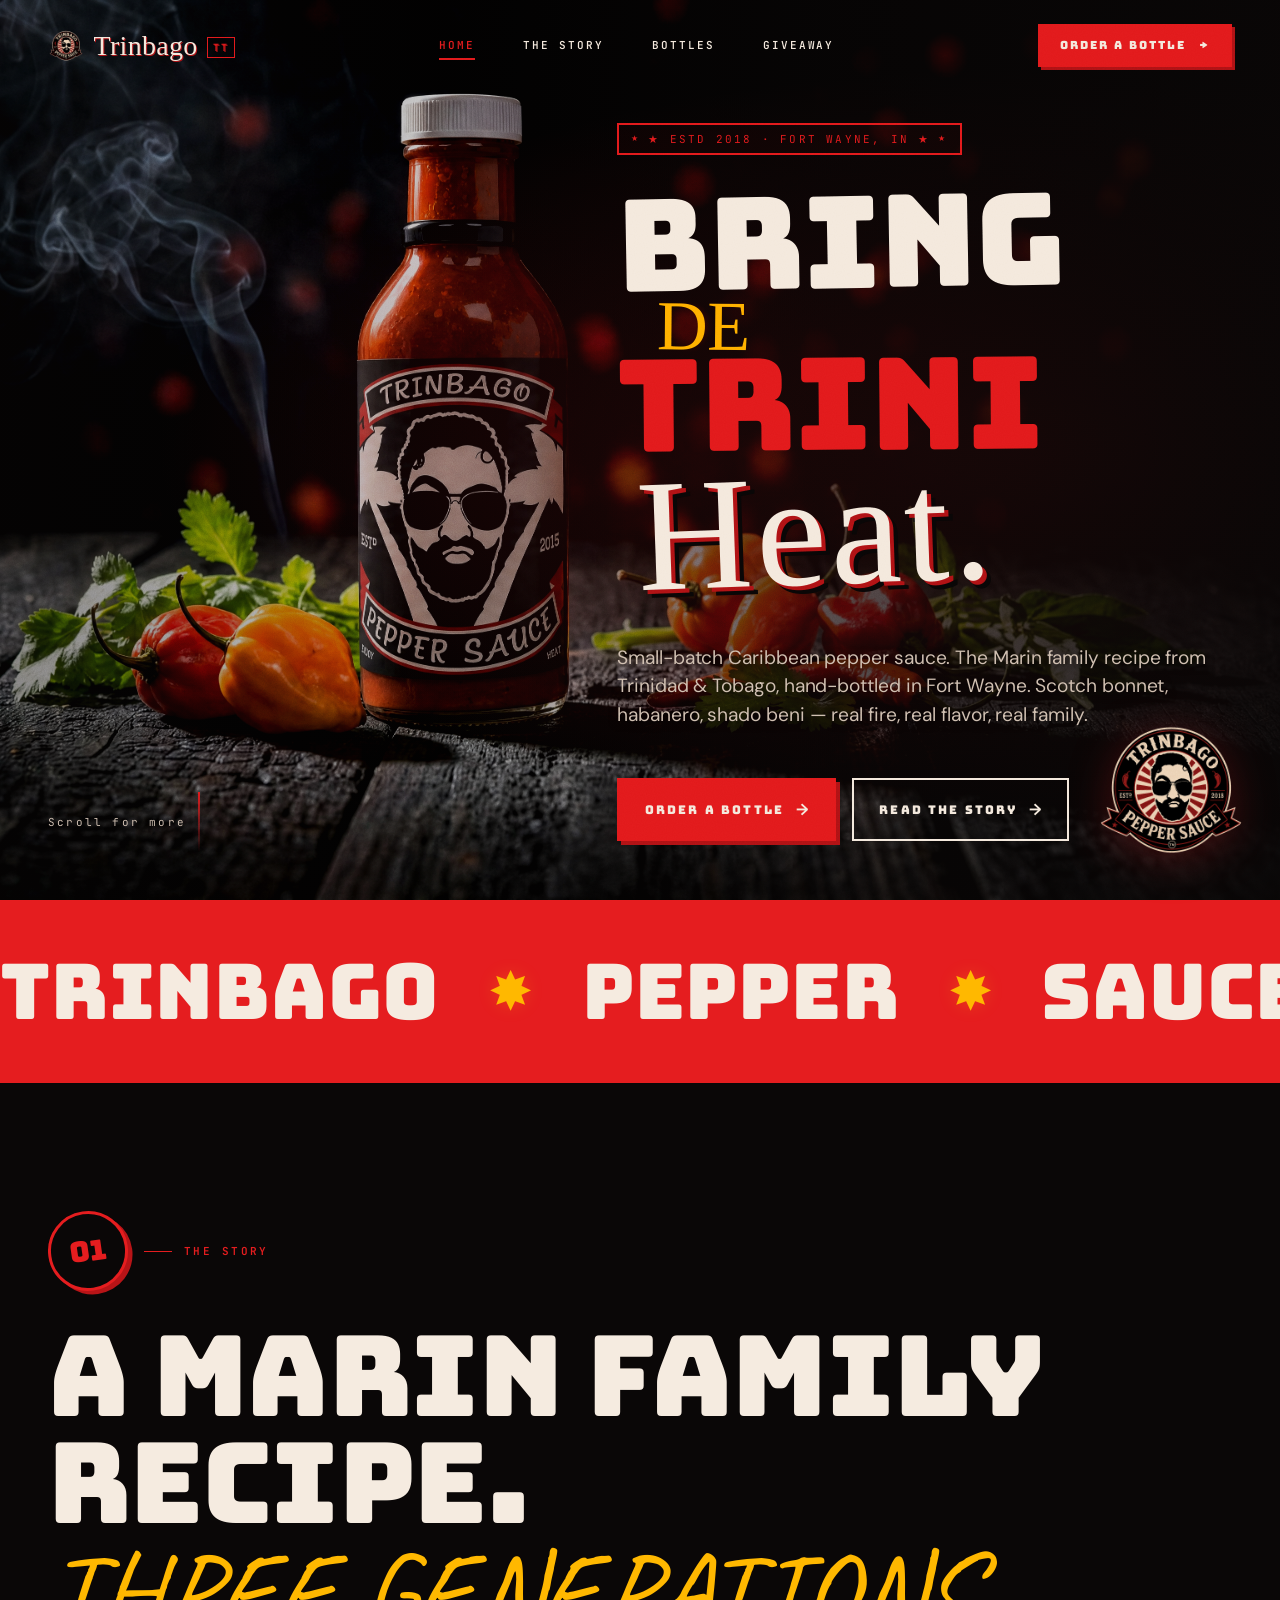
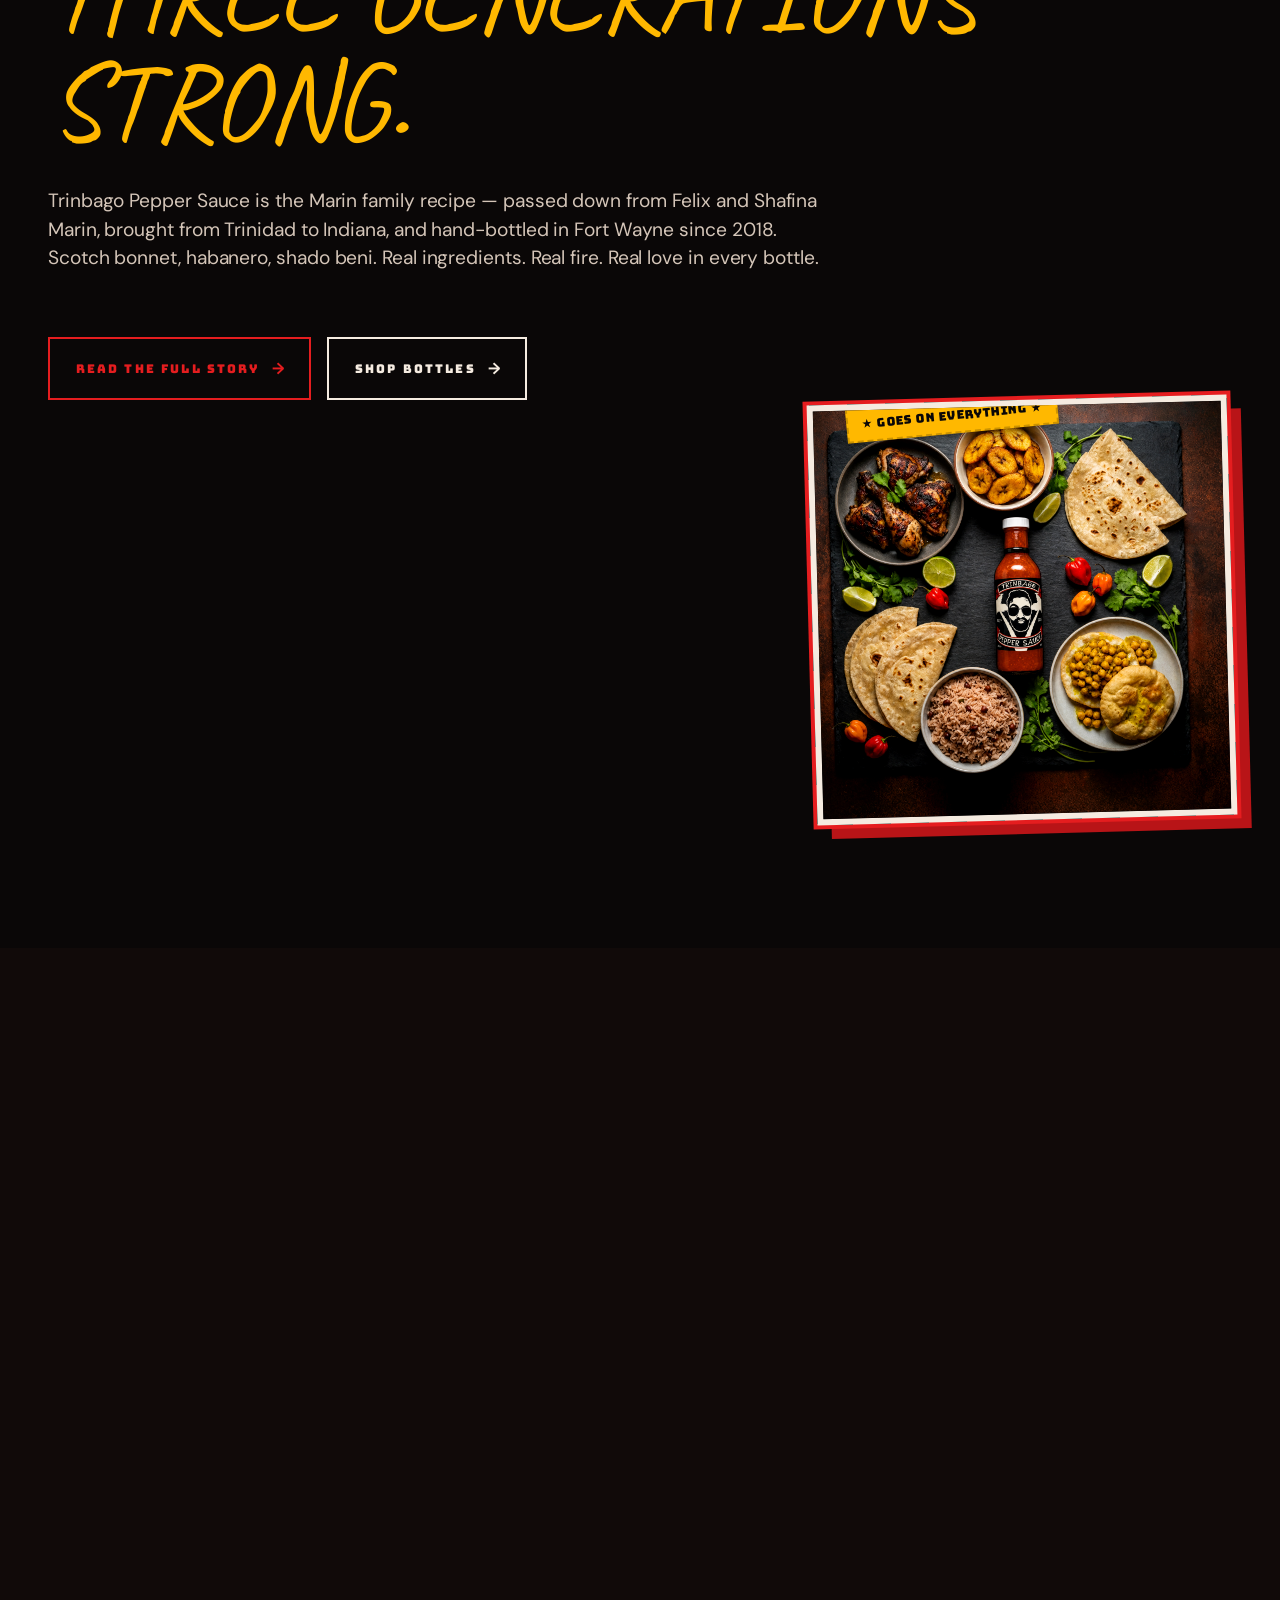
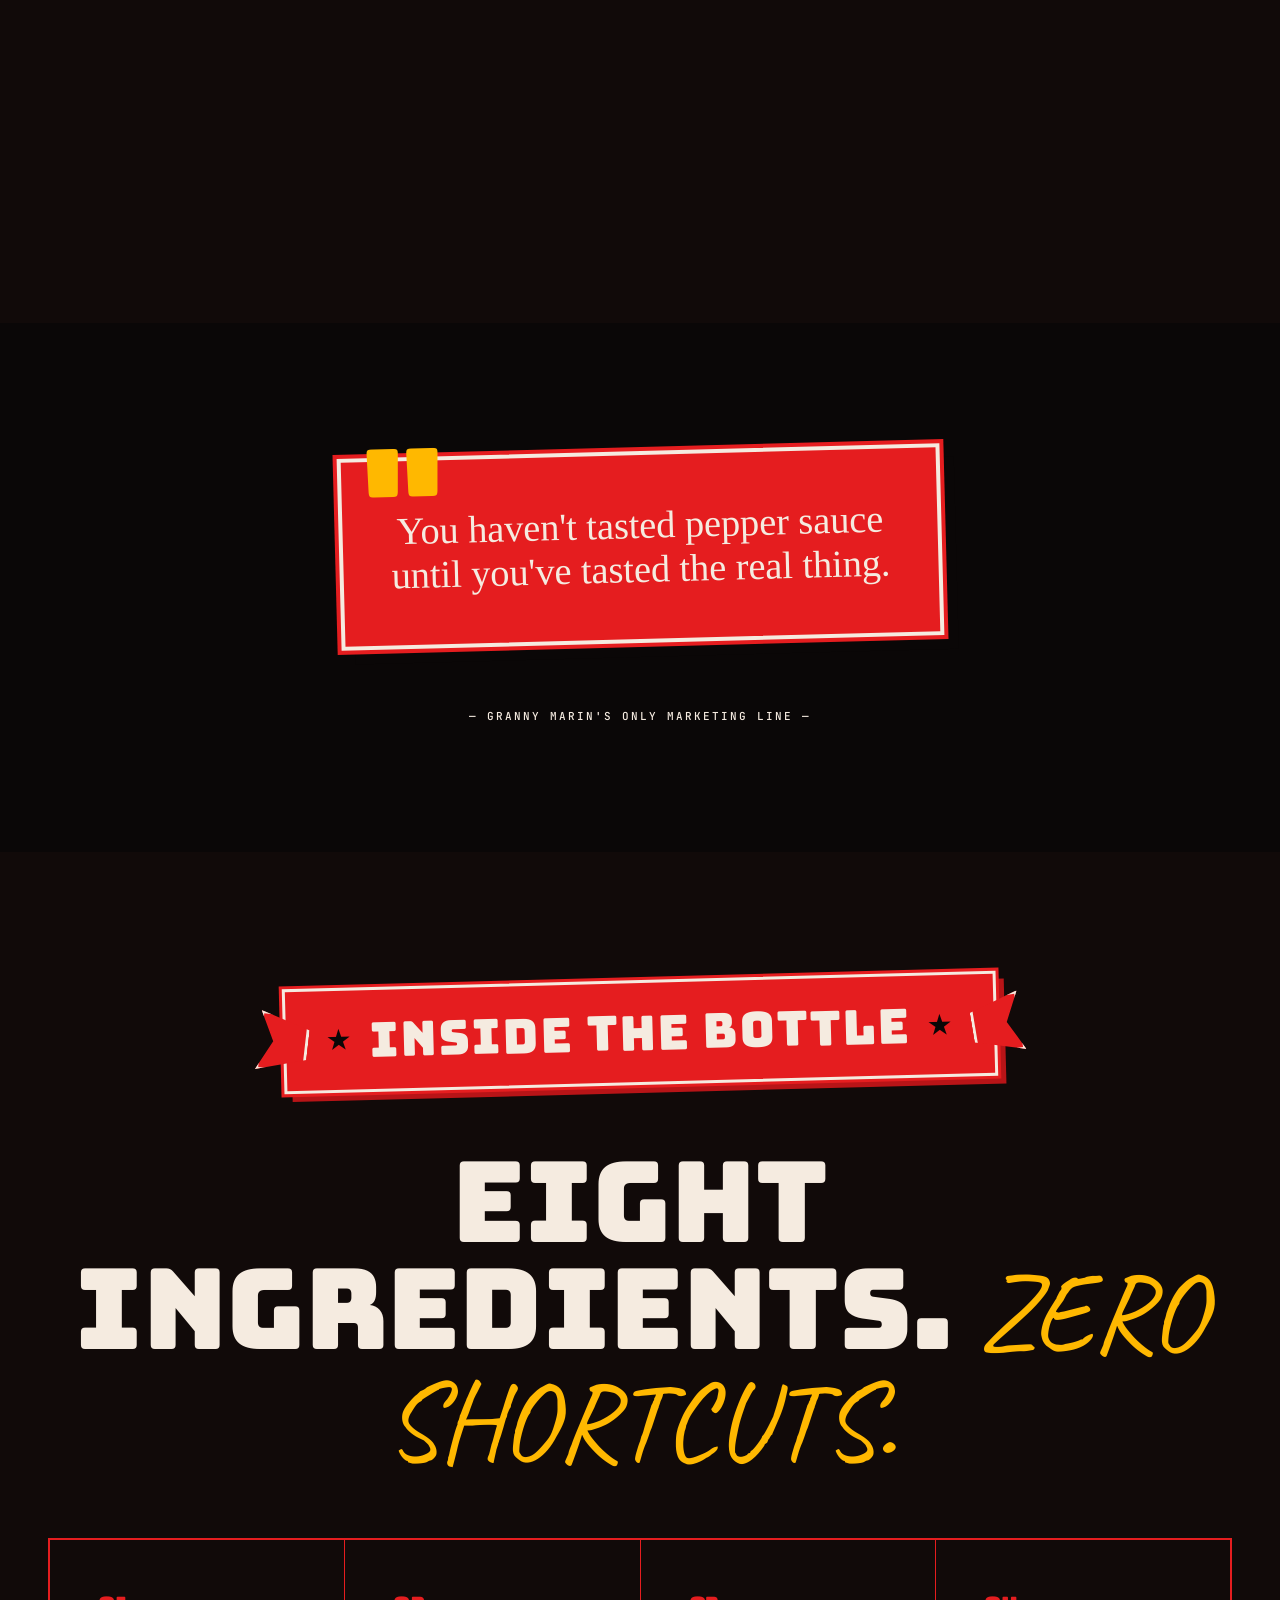
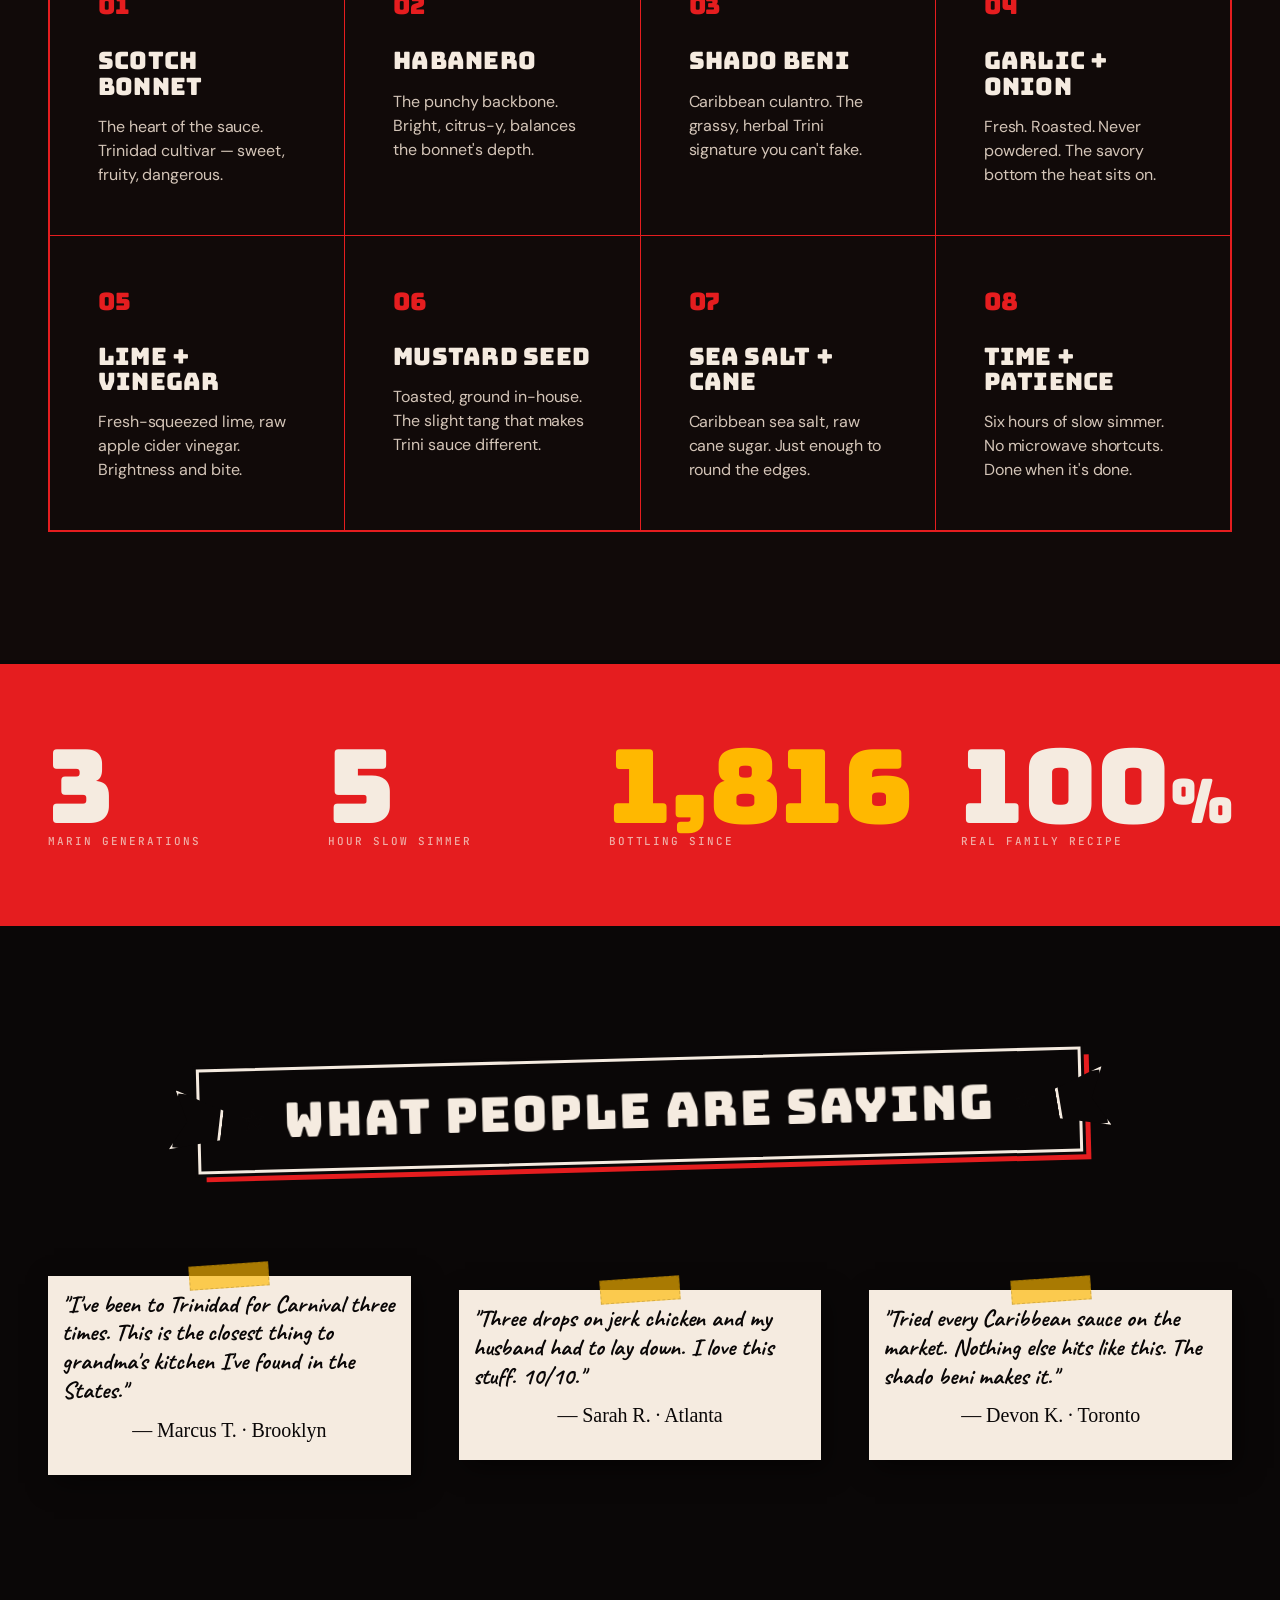
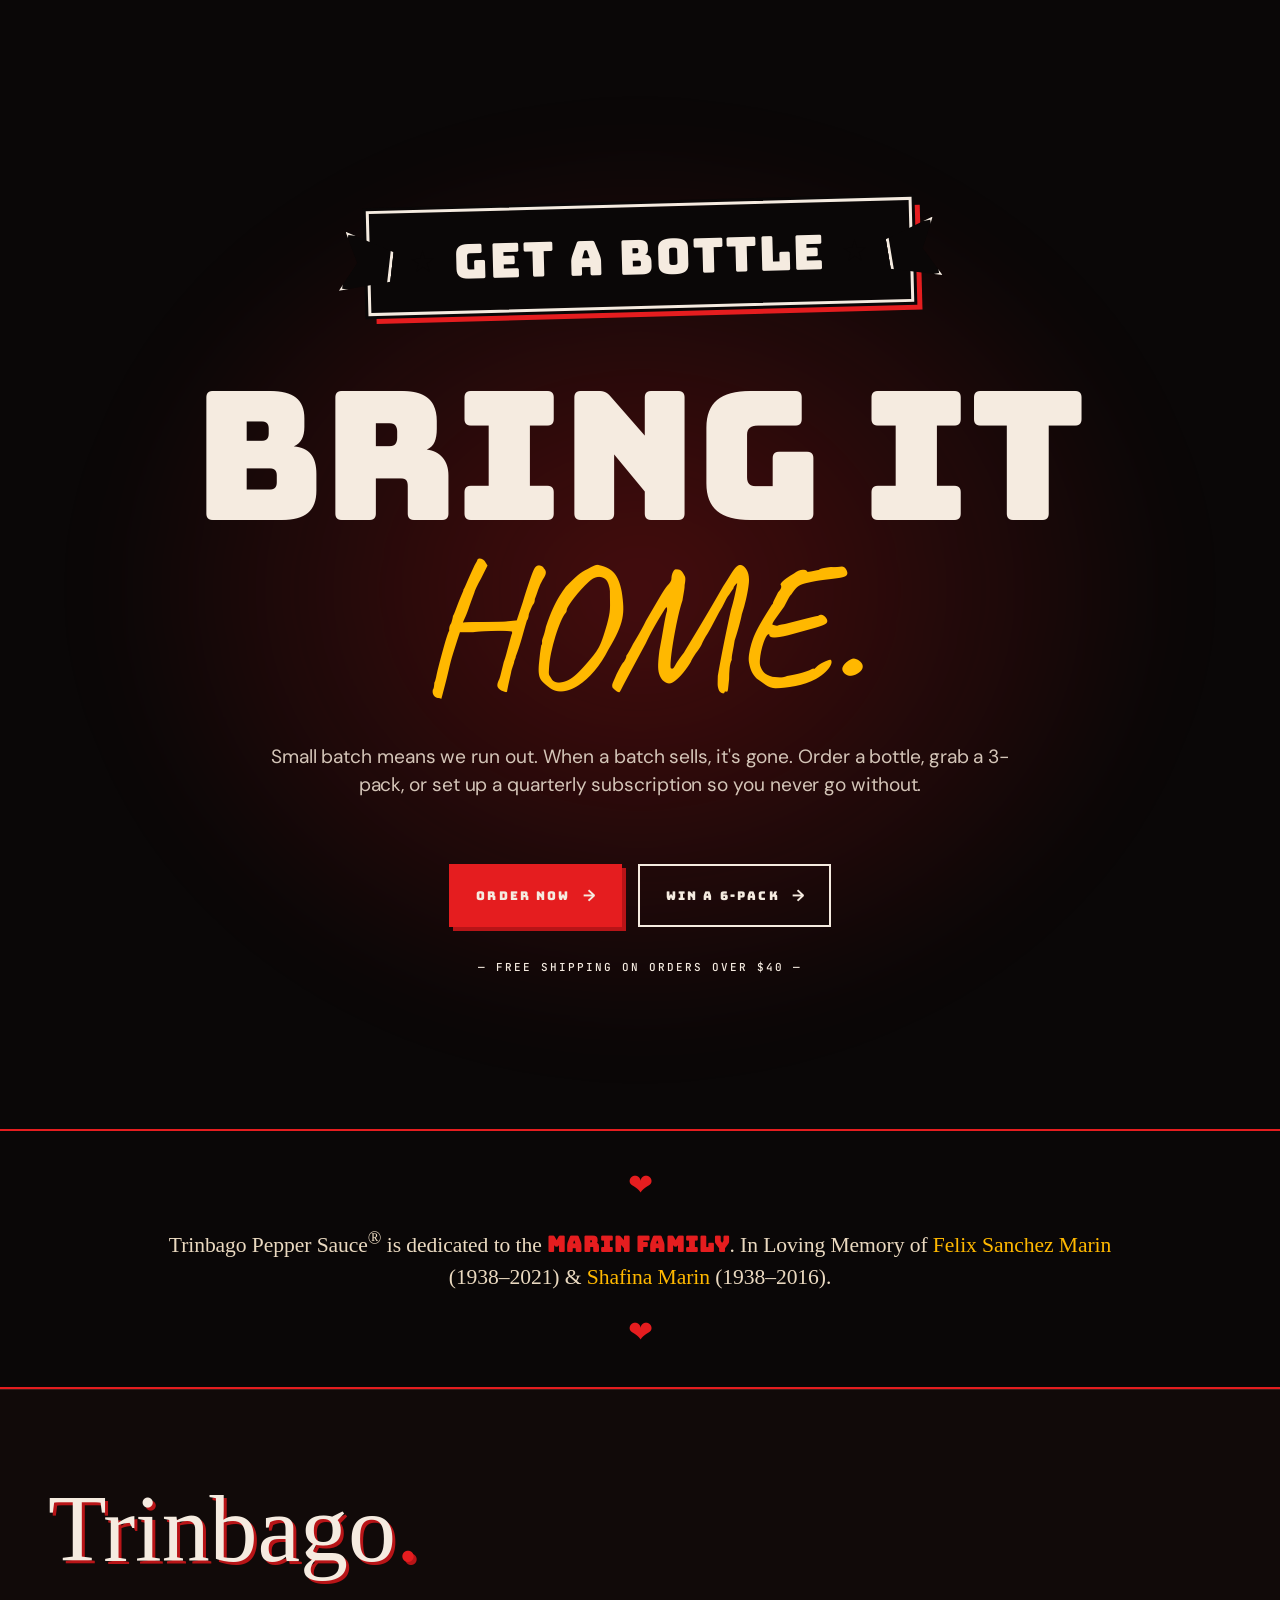
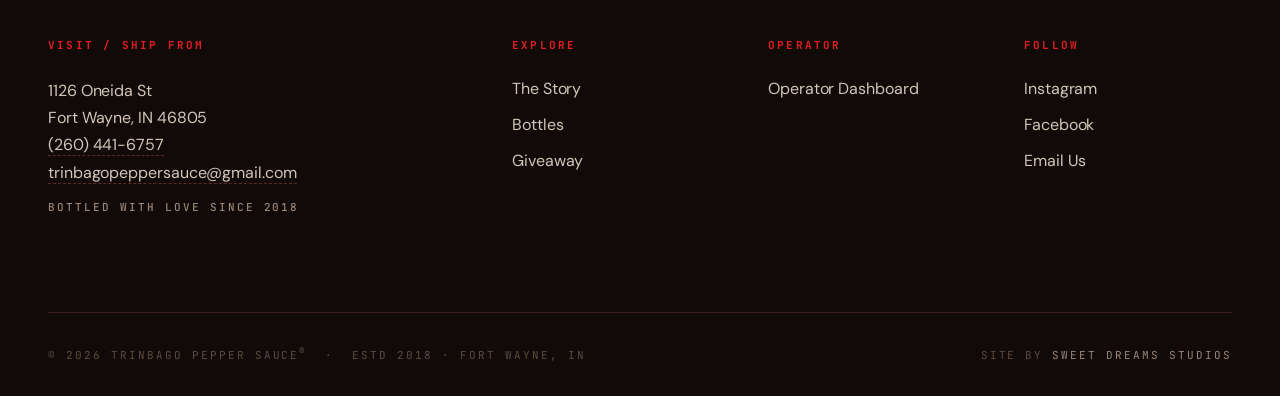
<file: index.html>
<!DOCTYPE html>
<html lang="en">
<head>
<meta charset="UTF-8" />
<meta name="viewport" content="width=device-width, initial-scale=1.0" />
<title>Trinbago Pepper Sauce — Bring de Trini Heat. Estd 2018.</title>
<meta name="description" content="Hand-crafted Caribbean pepper sauce, born in Trinidad &amp; Tobago. The Marin family recipe, hand-bottled in Fort Wayne since 2018." />
<meta property="og:title" content="Trinbago Pepper Sauce — Bring de Trini Heat" />
<meta property="og:description" content="Real Caribbean pepper sauce. The Marin family recipe. Hand-bottled in Fort Wayne since 2018." />
<meta property="og:type" content="website" />
<meta property="og:image" content="assets/img/Logo.png" />

<link rel="preconnect" href="https://fonts.googleapis.com" />
<link rel="preconnect" href="https://fonts.gstatic.com" crossorigin />
<link href="https://fonts.googleapis.com/css2?family=Bungee&family=Permanent+Marker&family=Caveat:wght@500;700&family=DM+Sans:wght@300;400;500;600;700&family=JetBrains+Mono:wght@400;500;600;700&display=swap" rel="stylesheet" />
<link rel="stylesheet" href="styles/globals.css" />
<link rel="icon" href="assets/img/Logo.png" />
</head>
<body>

<!-- Navigation -->
<nav class="nav" id="nav">
  <a href="index.html" class="nav-brand">
    <img src="assets/img/Logo.png" alt="Trinbago Pepper Sauce logo" class="nav-logo" />
    Trinbago
  </a>
  <div class="nav-links" id="navLinks">
    <a href="index.html" class="nav-link" aria-current="page">Home</a>
    <a href="about.html" class="nav-link">The Story</a>
    <a href="pricing.html" class="nav-link">Bottles</a>
    <a href="giveaway.html" class="nav-link">Giveaway</a>
  </div>
  <a href="pricing.html" class="nav-cta">Order a Bottle <span aria-hidden="true">→</span></a>
  <button class="nav-toggle" id="navToggle" aria-label="Toggle menu">
    <span></span><span></span><span></span>
  </button>
</nav>

<!-- HERO — full-bleed bottle photography, text on the right, scroll-zoom-fade -->
<header class="hero hero-photo" id="heroPhoto">
  <div class="hero-photo-bg" id="heroPhotoBg">
    <img src="assets/img/hero-bottle.png" alt="Trinbago Pepper Sauce bottle on a rustic dark table with scotch bonnet peppers" id="heroPhotoImg" />
    <div class="hero-photo-overlay"></div>
  </div>

  <div class="wrap hero-photo-wrap">
    <div class="hero-photo-text">
      <div class="stamp fade-up" style="animation-delay:0.15s;">★ Estd 2018 · Fort Wayne, IN ★</div>
      <h1 class="display fade-up hero-title" style="animation-delay:0.3s;">
        <span class="line line-1">Bring</span>
        <span class="line line-2">de</span>
        <span class="line line-3 text-pepper">Trini</span>
        <span class="line line-4 script-shout">Heat.</span>
      </h1>
      <p class="lead fade-up hero-lead" style="animation-delay:0.7s;">
        Small-batch Caribbean pepper sauce. The Marin family recipe from Trinidad &amp; Tobago, hand-bottled in Fort Wayne. Scotch bonnet, habanero, shado beni — real fire, real flavor, real family.
      </p>
      <div class="fade-up flex gap-4 hero-ctas" style="animation-delay:0.9s; flex-wrap:wrap;">
        <a href="pricing.html" class="btn btn-primary btn-arrow">Order a Bottle</a>
        <a href="about.html" class="btn btn-arrow">Read the Story</a>
      </div>
    </div>
  </div>

  <div class="scroll-indicator">Scroll for more</div>
</header>

<!-- MARQUEE -->
<section class="marquee" aria-hidden="true">
  <div class="marquee-track">
    <span class="marquee-item">Trinbago</span>
    <span class="marquee-item">Pepper</span>
    <span class="marquee-item">Sauce</span>
    <span class="marquee-item">Estd 2018</span>
    <span class="marquee-item">Trinbago</span>
    <span class="marquee-item">Pepper</span>
    <span class="marquee-item">Sauce</span>
    <span class="marquee-item">Estd 2018</span>
  </div>
  <div class="marquee-track" aria-hidden="true">
    <span class="marquee-item">Trinbago</span>
    <span class="marquee-item">Pepper</span>
    <span class="marquee-item">Sauce</span>
    <span class="marquee-item">Estd 2018</span>
    <span class="marquee-item">Trinbago</span>
    <span class="marquee-item">Pepper</span>
    <span class="marquee-item">Sauce</span>
    <span class="marquee-item">Estd 2018</span>
  </div>
</section>

<!-- THE STORY — short intro with food spread on the side -->
<section class="section">
  <div class="wrap">
    <div class="grid-12" style="align-items: center;">
      <div style="grid-column: 1 / span 7;">
        <div class="flex gap-4 items-center" data-reveal>
          <div class="section-stamp">01</div>
          <div class="eyebrow">The Story</div>
        </div>
        <h2 class="h-1 mt-6" data-reveal>
          A Marin family recipe.<br /><span class="editorial text-scotch">Three generations strong.</span>
        </h2>
        <p class="lead mt-6" data-reveal data-delay="2">
          Trinbago Pepper Sauce is the Marin family recipe — passed down from Felix and Shafina Marin, brought from Trinidad to Indiana, and hand-bottled in Fort Wayne since 2018. Scotch bonnet, habanero, shado beni. Real ingredients. Real fire. Real love in every bottle.
        </p>
        <div class="mt-8 flex gap-4" style="flex-wrap:wrap;" data-reveal data-delay="3">
          <a href="about.html" class="btn btn-pepper btn-arrow">Read the Full Story</a>
          <a href="pricing.html" class="btn btn-arrow">Shop Bottles</a>
        </div>
      </div>
      <div style="grid-column: 9 / -1;" data-reveal data-delay="2">
        <div class="food-frame food-frame-small">
          <img src="assets/img/food-spread.png" alt="Trinbago bottle on a Caribbean spread — jerk chicken, doubles, plantains, roti" />
          <div class="food-tape food-tape-1">★ Goes on Everything ★</div>
        </div>
      </div>
    </div>
  </div>
</section>

<!-- HOW WE MAKE IT — 3 stickers, simplified -->
<section class="section" style="background: var(--bg-1); position:relative; overflow:hidden;">
  <div class="wrap" style="position:relative;">
    <div class="ribbon-row" data-reveal>
      <div class="ribbon ribbon-dark"><span class="star">★</span> How We Make It <span class="star">★</span></div>
    </div>

    <div class="sticker-grid mt-8">
      <article class="sticker" style="--rot: -3deg;" data-reveal>
        <div class="sticker-num">/01</div>
        <h3 class="display sticker-title">Real Peppers</h3>
        <p>Scotch bonnet, habanero, shado beni — fresh, never powdered. The same peppers Granny Marin used in Trinidad.</p>
        <div class="sticker-tag">From the Source</div>
      </article>

      <article class="sticker sticker--alt" style="--rot: 2deg;" data-reveal data-delay="1">
        <div class="sticker-num">/02</div>
        <h3 class="display sticker-title">Small Batch</h3>
        <p>Slow simmered for 6+ hours. Bottled by hand. Date stamped, batch numbered. When a batch sells out, it's gone.</p>
        <div class="sticker-tag">By Hand</div>
      </article>

      <article class="sticker sticker--scotch" style="--rot: -2deg;" data-reveal data-delay="2">
        <div class="sticker-num">/03</div>
        <h3 class="display sticker-title">Real Family</h3>
        <p>The Marin family recipe — passed down three generations, made with the same love today as it was in Granny's kitchen.</p>
        <div class="sticker-tag">With Love</div>
      </article>
    </div>
  </div>
</section>

<!-- BIG QUOTE STAMP -->
<section class="section">
  <div class="wrap" style="max-width: 1100px; text-align:center;">
    <div data-reveal style="display:inline-block;">
      <div class="quote-stamp">
        You haven't tasted pepper sauce<br />until you've tasted the real thing.
      </div>
    </div>
    <div class="mono mt-8 text-faint" data-reveal data-delay="1">— Granny Marin's only marketing line —</div>
  </div>
</section>

<!-- INSIDE THE BOTTLE — ingredient grid, kept (it's clean and informative) -->
<section class="section" style="background: var(--bg-1);">
  <div class="wrap">
    <div class="ribbon-row" data-reveal>
      <div class="ribbon"><span class="star">★</span> Inside the Bottle <span class="star">★</span></div>
    </div>
    <h2 class="h-1 center mt-8" data-reveal>Eight ingredients. <span class="editorial text-scotch">Zero shortcuts.</span></h2>

    <div class="grid grid-4 mt-8 inside-grid">
      <div class="inside-card" data-reveal>
        <div class="inside-num">01</div>
        <h4 class="h-4">Scotch Bonnet</h4>
        <p class="text-soft">The heart of the sauce. Trinidad cultivar — sweet, fruity, dangerous.</p>
      </div>
      <div class="inside-card" data-reveal data-delay="1">
        <div class="inside-num">02</div>
        <h4 class="h-4">Habanero</h4>
        <p class="text-soft">The punchy backbone. Bright, citrus-y, balances the bonnet's depth.</p>
      </div>
      <div class="inside-card" data-reveal data-delay="2">
        <div class="inside-num">03</div>
        <h4 class="h-4">Shado Beni</h4>
        <p class="text-soft">Caribbean culantro. The grassy, herbal Trini signature you can't fake.</p>
      </div>
      <div class="inside-card" data-reveal data-delay="3">
        <div class="inside-num">04</div>
        <h4 class="h-4">Garlic + Onion</h4>
        <p class="text-soft">Fresh. Roasted. Never powdered. The savory bottom the heat sits on.</p>
      </div>
      <div class="inside-card" data-reveal>
        <div class="inside-num">05</div>
        <h4 class="h-4">Lime + Vinegar</h4>
        <p class="text-soft">Fresh-squeezed lime, raw apple cider vinegar. Brightness and bite.</p>
      </div>
      <div class="inside-card" data-reveal data-delay="1">
        <div class="inside-num">06</div>
        <h4 class="h-4">Mustard Seed</h4>
        <p class="text-soft">Toasted, ground in-house. The slight tang that makes Trini sauce different.</p>
      </div>
      <div class="inside-card" data-reveal data-delay="2">
        <div class="inside-num">07</div>
        <h4 class="h-4">Sea Salt + Cane</h4>
        <p class="text-soft">Caribbean sea salt, raw cane sugar. Just enough to round the edges.</p>
      </div>
      <div class="inside-card" data-reveal data-delay="3">
        <div class="inside-num">08</div>
        <h4 class="h-4">Time + Patience</h4>
        <p class="text-soft">Six hours of slow simmer. No microwave shortcuts. Done when it's done.</p>
      </div>
    </div>
  </div>
</section>

<!-- STATS -->
<section class="section section-tight" style="background: var(--pepper); color: var(--bone); border-block: 4px solid var(--bg);">
  <div class="wrap">
    <div class="grid grid-4 stats-grid">
      <div data-reveal>
        <div class="display" style="font-size: clamp(4rem, 8vw, 7rem); line-height: 0.9; color: var(--bone);" data-counter="3">3</div>
        <div class="mono" style="color: rgba(245,235,224,0.7);">Marin Generations</div>
      </div>
      <div data-reveal data-delay="1">
        <div class="display" style="font-size: clamp(4rem, 8vw, 7rem); line-height: 0.9; color: var(--bone);" data-counter="6">6</div>
        <div class="mono" style="color: rgba(245,235,224,0.7);">Hour Slow Simmer</div>
      </div>
      <div data-reveal data-delay="2">
        <div class="display" style="font-size: clamp(4rem, 8vw, 7rem); line-height: 0.9; color: var(--scotch);" data-counter="2018">2018</div>
        <div class="mono" style="color: rgba(245,235,224,0.7);">Bottling Since</div>
      </div>
      <div data-reveal data-delay="3">
        <div class="display" style="font-size: clamp(4rem, 8vw, 7rem); line-height: 0.9; color: var(--bone);">100<span style="font-size:0.6em;">%</span></div>
        <div class="mono" style="color: rgba(245,235,224,0.7);">Real Family Recipe</div>
      </div>
    </div>
  </div>
</section>

<!-- TESTIMONIALS — polaroid-style -->
<section class="section">
  <div class="wrap">
    <div class="ribbon-row" data-reveal>
      <div class="ribbon ribbon-dark"><span class="star">★</span> What People Are Saying <span class="star">★</span></div>
    </div>
    <div class="grid grid-3 mt-8 polaroid-row">
      <blockquote class="polaroid" style="--rot: -3deg;" data-reveal>
        <p class="polaroid-quote">"I've been to Trinidad for Carnival three times. This is the closest thing to grandma's kitchen I've found in the States."</p>
        <p class="polaroid-caption">— Marcus T. · Brooklyn</p>
      </blockquote>
      <blockquote class="polaroid" style="--rot: 2deg;" data-reveal data-delay="1">
        <p class="polaroid-quote">"Three drops on jerk chicken and my husband had to lay down. I love this stuff. 10/10."</p>
        <p class="polaroid-caption">— Sarah R. · Atlanta</p>
      </blockquote>
      <blockquote class="polaroid" style="--rot: -2deg;" data-reveal data-delay="2">
        <p class="polaroid-quote">"Tried every Caribbean sauce on the market. Nothing else hits like this. The shado beni makes it."</p>
        <p class="polaroid-caption">— Devon K. · Toronto</p>
      </blockquote>
    </div>
  </div>
</section>

<!-- FINAL CTA -->
<section class="section" style="padding: clamp(6rem, 12vw, 12rem) 0; position:relative; overflow:hidden;">
  <div style="position:absolute; inset:0; background: radial-gradient(ellipse at center, var(--pepper-glow), transparent 60%); filter: blur(40px); pointer-events:none;"></div>
  <div class="wrap center" style="position:relative;">
    <div class="ribbon-row" data-reveal>
      <div class="ribbon ribbon-dark"><span class="star">★</span> Get a Bottle <span class="star">★</span></div>
    </div>
    <h2 class="h-mega mt-8 heat-text" data-reveal data-delay="1">
      Bring it<br />
      <span class="editorial text-scotch">home.</span>
    </h2>
    <p class="lead mt-6" style="margin-inline:auto;" data-reveal data-delay="2">
      Small batch means we run out. When a batch sells, it's gone. Order a bottle, grab a 3-pack, or set up a quarterly subscription so you never go without.
    </p>
    <div class="mt-8 flex gap-4" style="justify-content:center; flex-wrap:wrap;" data-reveal data-delay="3">
      <a href="pricing.html" class="btn btn-primary btn-arrow">Order Now</a>
      <a href="giveaway.html" class="btn btn-arrow">Win a 6-Pack</a>
    </div>
    <p class="mono text-faint mt-6" data-reveal data-delay="4">— Free shipping on orders over $40 —</p>
  </div>
</section>

<!-- Memorial dedication strip -->
<section class="memorial-strip" aria-label="Family dedication">
  <div class="wrap memorial-strip-inner">
    <div class="memorial-line">
      <span class="memorial-mark">❤</span>
      <span>Trinbago Pepper Sauce<sup>®</sup> is dedicated to the <strong>Marin Family</strong>.<br class="memorial-br" />
      In Loving Memory of <em>Felix Sanchez Marin</em> (1938–2021) &amp; <em>Shafina Marin</em> (1938–2016).</span>
      <span class="memorial-mark">❤</span>
    </div>
  </div>
</section>

<!-- Footer -->
<footer class="footer">
  <div class="wrap">
    <div class="footer-brand">Trinbago<span class="text-pepper">.</span></div>
    <div class="footer-grid mt-8">
      <div class="footer-col">
        <h4>Visit / Ship From</h4>
        <p class="text-soft" style="line-height:1.7;">
          1126 Oneida St<br />
          Fort Wayne, IN 46805<br />
          <a href="tel:+12604416757" class="footer-link">(260) 441-6757</a><br />
          <a href="mailto:trinbagopeppersauce@gmail.com" class="footer-link">trinbagopeppersauce@gmail.com</a>
          <span class="mono text-dim" style="display:block; margin-top: var(--s-3);">Bottled with love since 2018</span>
        </p>
      </div>
      <div class="footer-col">
        <h4>Explore</h4>
        <ul>
          <li><a href="about.html">The Story</a></li>
          <li><a href="pricing.html">Bottles</a></li>
          <li><a href="giveaway.html">Giveaway</a></li>
        </ul>
      </div>
      <div class="footer-col">
        <h4>Operator</h4>
        <ul>
          <li><a href="admin.html">Operator Dashboard</a></li>
        </ul>
      </div>
      <div class="footer-col">
        <h4>Follow</h4>
        <ul>
          <li><a href="https://www.instagram.com/trinbagopeppersauce/" target="_blank" rel="noopener">Instagram</a></li>
          <li><a href="https://www.facebook.com/TrinbagoPepperSauce" target="_blank" rel="noopener">Facebook</a></li>
          <li><a href="mailto:trinbagopeppersauce@gmail.com">Email Us</a></li>
        </ul>
      </div>
    </div>
    <div class="footer-bottom">
      <span>© <span data-year>2026</span> Trinbago Pepper Sauce<sup>®</sup> &nbsp;·&nbsp; Estd 2018 · Fort Wayne, IN</span>
      <span>Site by <a href="https://sweetdreamsmusic.com" target="_blank" rel="noopener">Sweet Dreams Studios</a></span>
    </div>
  </div>
</footer>

<!-- Floating brand badge -->
<a href="pricing.html" class="floating-brand" aria-label="Order a bottle">
  <img src="assets/img/Logo.png" alt="" />
</a>

<style>
  /* Memorial strip styles */
  .memorial-strip { background: var(--bg); border-top: 2px solid var(--pepper); border-bottom: 2px solid var(--pepper); padding: var(--s-6) 0; text-align: center; }
  .memorial-strip-inner { max-width: 1100px; margin: 0 auto; padding: 0 var(--gutter); }
  .memorial-line { font-family: var(--font-script); font-size: clamp(1rem, 1.8vw, 1.35rem); line-height: 1.5; color: var(--cream); display: inline-flex; align-items: center; gap: var(--s-4); flex-wrap: wrap; justify-content: center; }
  .memorial-line strong { color: var(--pepper); font-family: var(--font-display); letter-spacing: 0.04em; }
  .memorial-line em { color: var(--scotch); font-style: normal; }
  .memorial-mark { color: var(--pepper); font-size: 1.4em; animation: pulse 2.5s ease-in-out infinite; }
  .memorial-br { display: none; }
  @media (max-width: 700px) { .memorial-br { display: inline; } }
  .footer-link { color: var(--text-soft); border-bottom: 1px dashed var(--border-strong); transition: color var(--dur-fast), border-color var(--dur-fast); }
  .footer-link:hover { color: var(--pepper); border-bottom-color: var(--pepper); }

  /* Logo in nav */
  .nav-brand { gap: 0.6rem; }
  .nav-logo { width: 36px; height: 36px; object-fit: contain; border-radius: 50%; }

  /* HERO PHOTO — full-bleed bottle, text right */
  .hero-photo { min-height: 100svh; position: relative; overflow: hidden; display: flex; align-items: center; padding-top: 6rem; padding-bottom: 2rem; }
  .hero-photo-bg { position: absolute; inset: 0; z-index: 0; will-change: transform, opacity; }
  .hero-photo-bg img { width: 100%; height: 100%; object-fit: cover; object-position: 30% center; filter: contrast(1.08) saturate(1.05); }
  .hero-photo-overlay { position: absolute; inset: 0; background: linear-gradient(90deg, rgba(10,7,7,0.45) 0%, rgba(10,7,7,0.20) 35%, rgba(10,7,7,0.65) 65%, rgba(10,7,7,0.92) 100%), radial-gradient(ellipse at 80% 50%, var(--pepper-glow), transparent 60%); pointer-events: none; }
  .hero-photo-wrap { position: relative; z-index: 2; width: 100%; display: grid; grid-template-columns: 0.85fr 1.15fr; gap: var(--gutter); align-items: center; min-height: calc(100svh - 8rem); }
  .hero-photo-text { grid-column: 2; max-width: 640px; padding-left: clamp(0rem, 3vw, 3rem); }
  .hero-photo-text .hero-title { font-size: clamp(3.5rem, 10vw, 9rem); line-height: 0.92; margin-top: var(--s-6); }
  .hero-photo-text .hero-title .line { display: block; transform-origin: left; }
  .hero-photo-text .hero-title .line-1 { transform: rotate(-1deg); }
  .hero-photo-text .hero-title .line-2 { transform: rotate(0.5deg) translateX(40px); font-family: var(--font-script); color: var(--scotch); font-size: 0.55em; line-height: 0.6; }
  .hero-photo-text .hero-title .line-3 { transform: rotate(-0.5deg); }
  .hero-photo-text .hero-title .line-4.script-shout { font-family: var(--font-script); color: var(--bone); font-size: 1.25em; text-shadow: 4px 4px 0 var(--pepper-deep), 8px 8px 0 var(--bg); transform: rotate(-2deg) translateX(20px); text-transform: none; letter-spacing: 0.02em; }
  .hero-photo-text .hero-lead { margin-top: var(--s-6); text-shadow: 0 2px 8px rgba(0,0,0,0.6); }
  .hero-photo-text .hero-ctas { margin-top: var(--s-7); }

  @media (max-width: 900px) {
    /* Stack the bottle photo on top of the text on mobile so the bottle
       actually fits the frame instead of being cropped by full-bleed cover. */
    .hero-photo {
      display: block;
      min-height: auto;
      padding-top: 4.5rem;
      padding-bottom: var(--s-7);
      background: var(--bg);
    }
    .hero-photo-bg {
      position: relative;
      inset: auto;
      width: 100%;
      height: 48vh;
      min-height: 300px;
      max-height: 460px;
    }
    .hero-photo-bg img {
      object-position: 35% center;
    }
    .hero-photo-overlay {
      background: linear-gradient(180deg, rgba(10,7,7,0.05) 0%, rgba(10,7,7,0.15) 50%, var(--bg) 100%);
    }
    .hero-photo-wrap {
      grid-template-columns: 1fr;
      min-height: auto;
      padding-top: var(--s-6);
    }
    .hero-photo-text {
      grid-column: 1;
      justify-self: stretch;
      max-width: none;
      padding-left: 0;
    }
    .hero-photo-text .hero-title { font-size: clamp(3rem, 13vw, 5.5rem); }
    .hero-photo-text .hero-title .line-2 { transform: rotate(0.5deg) translateX(20px); }
    .hero-photo-text .hero-title .line-4.script-shout { transform: rotate(-2deg) translateX(10px); text-shadow: 3px 3px 0 var(--pepper-deep), 5px 5px 0 var(--bg); }
  }

  /* Ribbon row centering */
  .ribbon-row { display: flex; justify-content: center; margin-bottom: var(--s-7); }

  /* Food spread frame — small variant for inline placement */
  .food-frame { position: relative; border: 6px solid var(--bone); box-shadow: 0 0 0 4px var(--pepper), 14px 14px 0 var(--pepper-deep); transform: rotate(-1.5deg); transition: transform var(--dur); overflow: hidden; }
  .food-frame:hover { transform: rotate(0deg) scale(1.02); }
  .food-frame img { width: 100%; height: auto; display: block; filter: contrast(1.05) saturate(1.05); transition: transform 1.2s var(--ease-out); }
  .food-frame:hover img { transform: scale(1.05); }
  .food-frame-small { max-width: 420px; margin-left: auto; }
  .food-tape { position: absolute; background: var(--scotch); color: var(--bg); font-family: var(--font-display); font-size: 0.75rem; padding: 0.45rem 0.85rem; border: 2px dashed rgba(0,0,0,0.2); box-shadow: 0 4px 8px rgba(0,0,0,0.4); letter-spacing: 0.04em; }
  .food-tape-1 { top: -10px; left: 8%; transform: rotate(-4deg); }

  /* Sticker grid */
  .sticker-grid { display: grid; grid-template-columns: repeat(3, 1fr); gap: var(--s-8); padding: var(--s-7) var(--s-5); }
  @media (max-width: 900px) { .sticker-grid { grid-template-columns: 1fr; gap: var(--s-7); } }
  .sticker .sticker-num { font-family: var(--font-mono); font-size: var(--fs-mono); letter-spacing: 0.2em; color: currentColor; opacity: 0.6; margin-bottom: var(--s-3); }
  .sticker .sticker-title { font-size: clamp(2.5rem, 5vw, 4rem); line-height: 0.95; margin-bottom: var(--s-4); }
  .sticker p { font-size: 1rem; line-height: 1.5; color: currentColor; }
  .sticker-tag { display: inline-block; margin-top: var(--s-5); padding: 0.35rem 0.75rem; border: 2px solid currentColor; font-family: var(--font-script); font-size: 1.1rem; transform: rotate(-2deg); }

  /* Polaroid testimonial */
  .polaroid-row { gap: var(--s-7); padding: var(--s-7) 0; align-items: center; justify-items: center; }
  .polaroid-quote { font-family: var(--font-editorial); font-size: 1.5rem; color: var(--bg); line-height: 1.2; font-weight: 700; }
  .polaroid-row .polaroid { max-width: none; width: 100%; padding-bottom: 30px; }

  /* Inside grid */
  .inside-grid { gap: 1px; background: var(--pepper); border: 2px solid var(--pepper); }
  .inside-card { background: var(--bg-1); padding: var(--s-7); transition: background var(--dur); min-height: 220px; }
  .inside-card:hover { background: var(--bg-2); transform: translateY(-2px); }
  .inside-num { font-family: var(--font-display); font-size: 1.5rem; color: var(--pepper); margin-bottom: var(--s-5); }
  .inside-card h4 { margin-bottom: var(--s-4); }

  .stats-grid { gap: var(--s-7); }
</style>

<script src="scripts/main.js" defer></script>
</body>
</html>
</file>
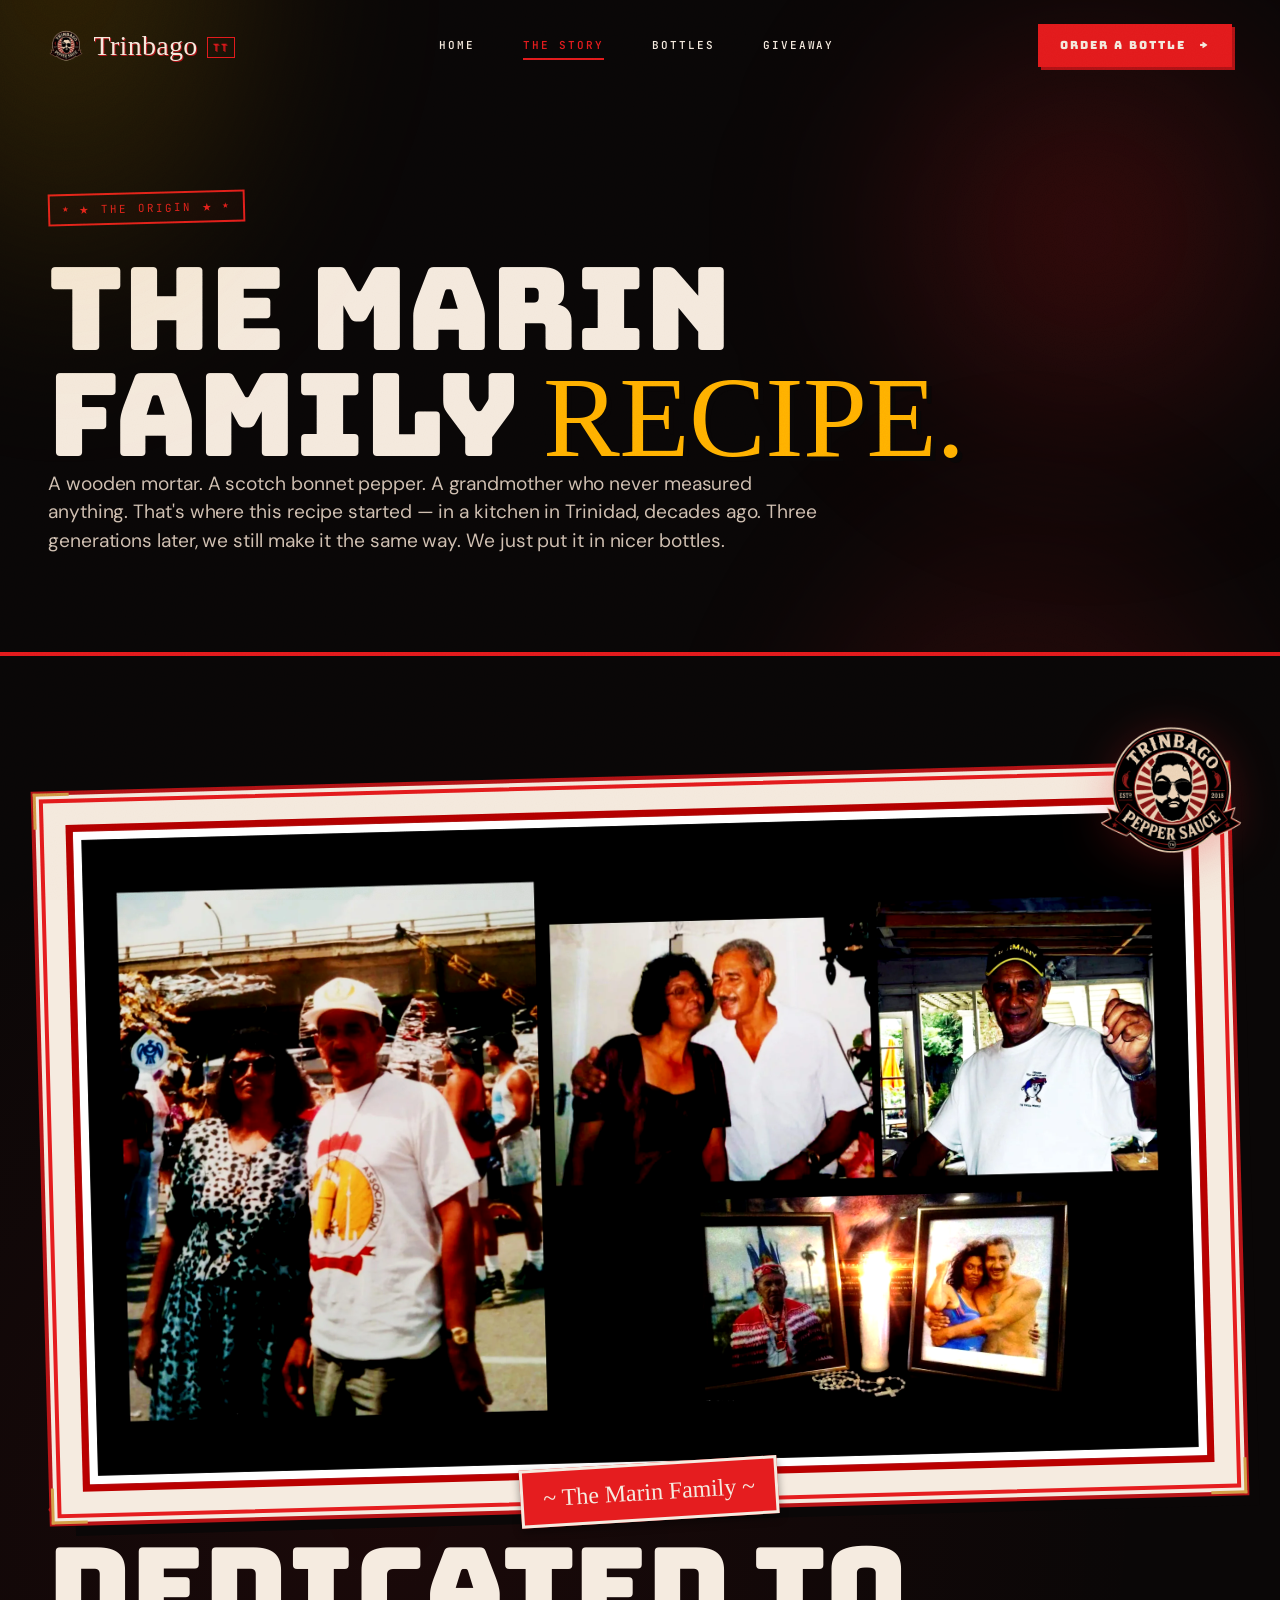
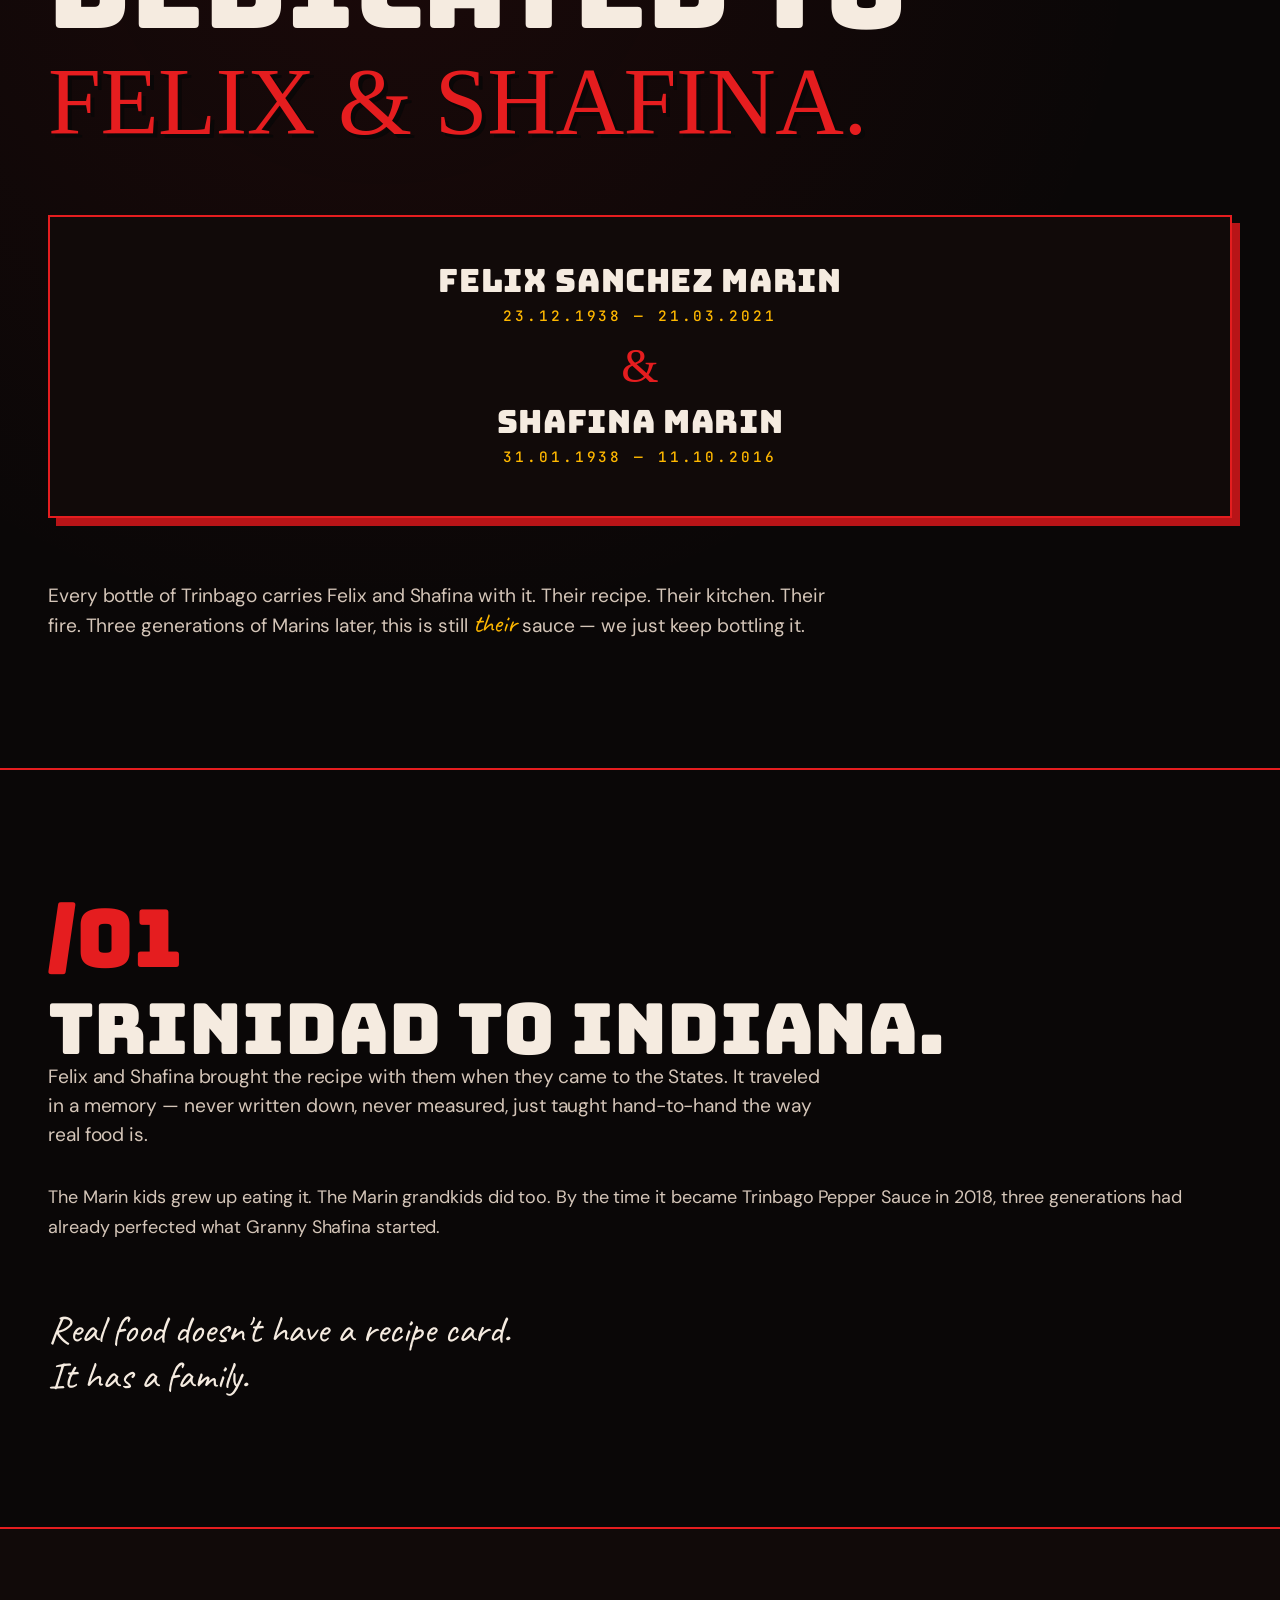
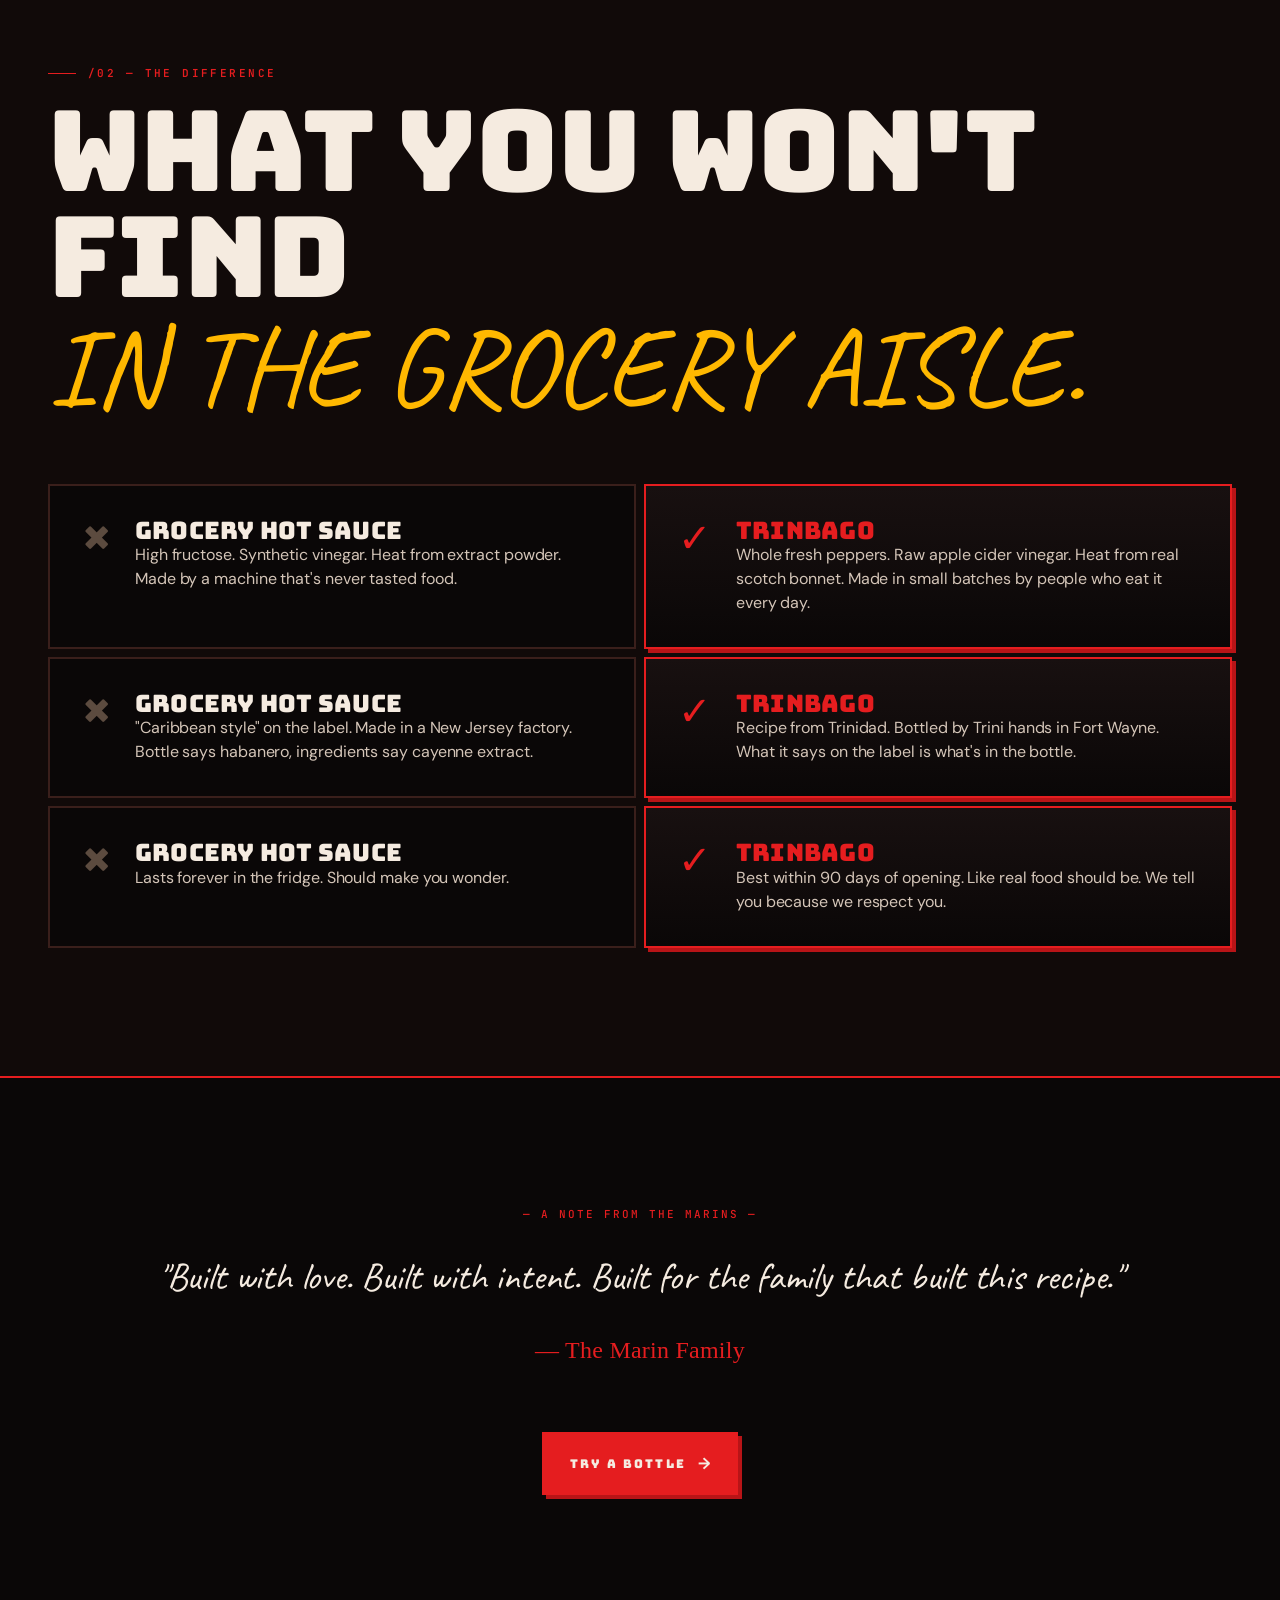
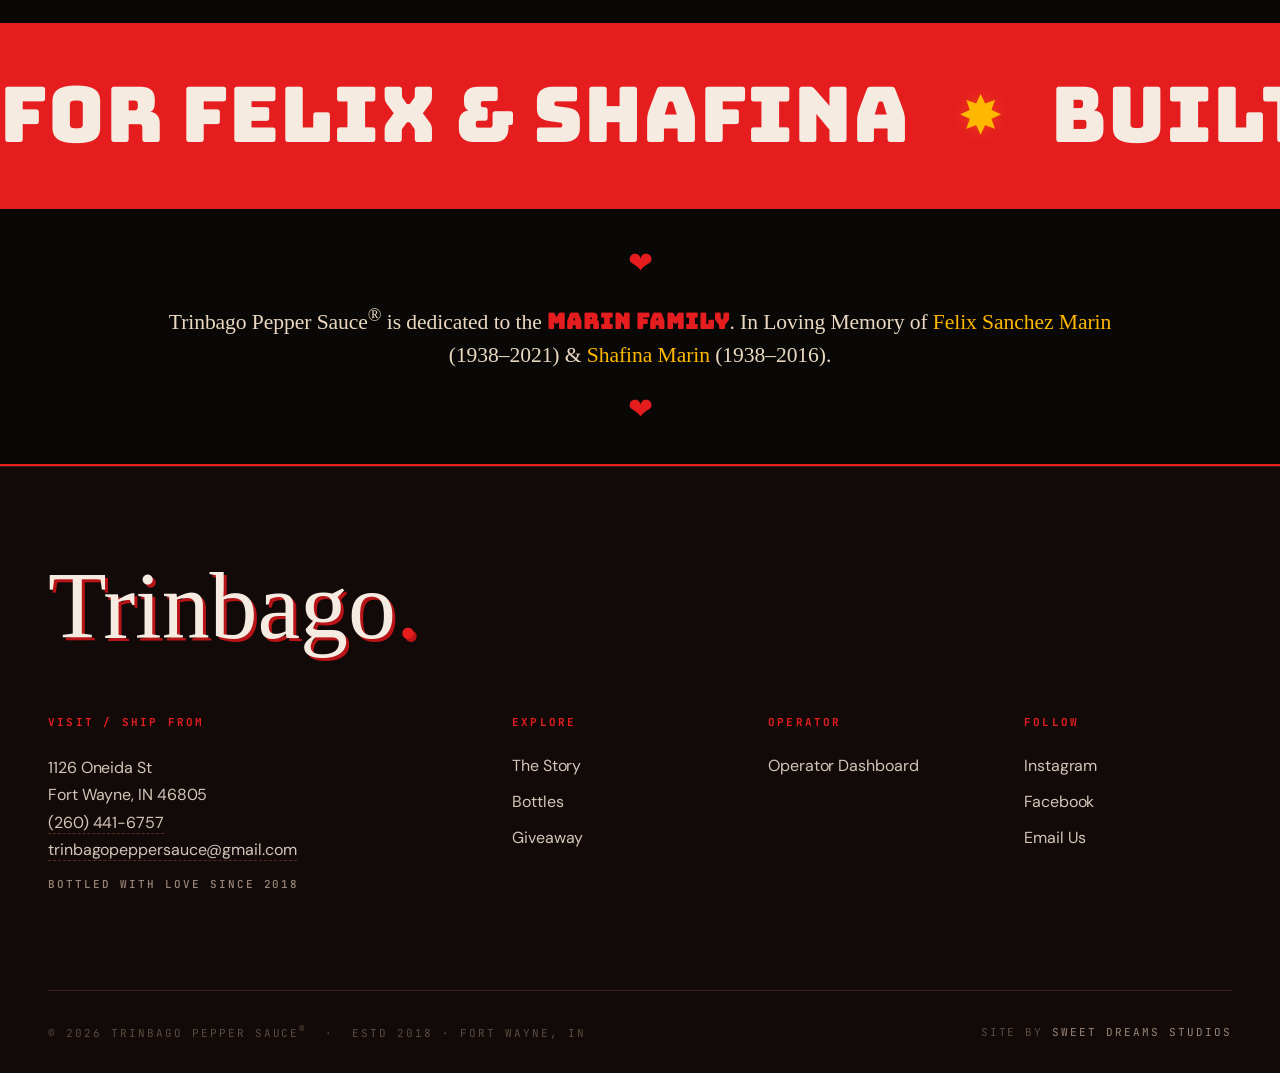
<file: about.html>
<!DOCTYPE html>
<html lang="en">
<head>
<meta charset="UTF-8" />
<meta name="viewport" content="width=device-width, initial-scale=1.0" />
<title>The Story — Trinbago Pepper Sauce</title>
<meta name="description" content="The Marin family recipe — born in Trinidad, brought to Indiana, hand-bottled in Fort Wayne. Dedicated to Felix and Shafina Marin." />

<link rel="preconnect" href="https://fonts.googleapis.com" />
<link rel="preconnect" href="https://fonts.gstatic.com" crossorigin />
<link href="https://fonts.googleapis.com/css2?family=Bungee&family=Permanent+Marker&family=Caveat:wght@500;700&family=DM+Sans:wght@300;400;500;600;700&family=JetBrains+Mono:wght@400;500;600;700&display=swap" rel="stylesheet" />
<link rel="stylesheet" href="styles/globals.css" />
<link rel="icon" href="assets/img/Logo.png" />
<style>.nav-brand{gap:0.6rem}.nav-logo{width:36px;height:36px;object-fit:contain;border-radius:50%}</style>
</head>
<body>

<nav class="nav" id="nav">
  <a href="index.html" class="nav-brand">
    <img src="assets/img/Logo.png" alt="Trinbago Pepper Sauce logo" class="nav-logo" />
    Trinbago
  </a>
  <div class="nav-links" id="navLinks">
    <a href="index.html" class="nav-link">Home</a>
    <a href="about.html" class="nav-link" aria-current="page">The Story</a>
    <a href="pricing.html" class="nav-link">Bottles</a>
    <a href="giveaway.html" class="nav-link">Giveaway</a>
  </div>
  <a href="pricing.html" class="nav-cta">Order a Bottle <span aria-hidden="true">→</span></a>
  <button class="nav-toggle" id="navToggle" aria-label="Toggle menu">
    <span></span><span></span><span></span>
  </button>
</nav>

<!-- Page header -->
<section class="page-header">
  <div class="wrap">
    <div class="grid-12">
      <div style="grid-column: 1 / span 6;" data-reveal>
        <div class="stamp">★ The Origin ★</div>
        <h1 class="display fade-up" style="font-size: clamp(3rem, 9vw, 8rem); margin-top: 2rem; line-height: 0.92;">
          The Marin<br />family <span class="text-scotch" style="font-family: var(--font-script); text-shadow: 5px 5px 0 var(--bg);">recipe.</span>
        </h1>
      </div>
      <div style="grid-column: 8 / -1; align-self:end;" data-reveal data-delay="2">
        <p class="lead">A wooden mortar. A scotch bonnet pepper. A grandmother who never measured anything. That's where this recipe started — in a kitchen in Trinidad, decades ago. Three generations later, we still make it the same way. We just put it in nicer bottles.</p>
      </div>
    </div>
  </div>
</section>

<!-- Memorial — Felix & Shafina Marin (the centerpiece) -->
<section class="section memorial-section" id="memorial">
  <div class="wrap">
    <div class="grid-12" style="align-items: center;">
      <div style="grid-column: 1 / span 6;" data-reveal>
        <div class="memorial-frame">
          <div class="memorial-corner memorial-corner-tl"></div>
          <div class="memorial-corner memorial-corner-tr"></div>
          <div class="memorial-corner memorial-corner-bl"></div>
          <div class="memorial-corner memorial-corner-br"></div>
          <img src="assets/img/trinbagofamily.webp" alt="The Marin family — Felix and Shafina, the heart of Trinbago Pepper Sauce" />
          <div class="memorial-tag">~ The Marin Family ~</div>
        </div>
      </div>
      <div style="grid-column: 8 / -1;">
        <div data-reveal>
          <div class="memorial-eyebrow">❤ In Loving Memory ❤</div>
          <h2 class="h-1 mt-4" style="line-height: 0.95;">
            Dedicated to <br />
            <span class="text-pepper" style="font-family: var(--font-script); font-size: 0.85em; line-height: 1; text-shadow: 4px 4px 0 var(--bg);">Felix &amp; Shafina.</span>
          </h2>
        </div>
        <div class="memorial-card mt-8" data-reveal data-delay="2">
          <div class="memorial-name">
            <span class="display">Felix Sanchez Marin</span>
            <span class="memorial-dates mono">23.12.1938 — 21.03.2021</span>
          </div>
          <div class="memorial-amp">&amp;</div>
          <div class="memorial-name">
            <span class="display">Shafina Marin</span>
            <span class="memorial-dates mono">31.01.1938 — 11.10.2016</span>
          </div>
        </div>
        <p class="lead mt-8" data-reveal data-delay="3">
          Every bottle of Trinbago carries Felix and Shafina with it. Their recipe. Their kitchen. Their fire. Three generations of Marins later, this is still <span class="editorial text-scotch" style="font-size:1.4em;">their</span> sauce — we just keep bottling it.
        </p>
      </div>
    </div>
  </div>
</section>

<!-- Caribbean → Indiana, the journey -->
<section class="section">
  <div class="wrap">
    <div class="grid-12">
      <div style="grid-column: 1 / span 4;" data-reveal>
        <div class="chapter-num">/01</div>
        <h2 class="h-2 mt-4">Trinidad to Indiana.</h2>
      </div>
      <div style="grid-column: 5 / -1;" class="chapter-body">
        <p class="lead" data-reveal>
          Felix and Shafina brought the recipe with them when they came to the States. It traveled in a memory — never written down, never measured, just taught hand-to-hand the way real food is.
        </p>
        <p data-reveal data-delay="1" class="mt-6">
          The Marin kids grew up eating it. The Marin grandkids did too. By the time it became Trinbago Pepper Sauce in 2018, three generations had already perfected what Granny Shafina started.
        </p>
        <p class="editorial mt-8" style="font-size: clamp(1.5rem, 3vw, 2.5rem); line-height:1.2; color: var(--text);" data-reveal data-delay="2">
          Real food doesn't have a recipe card.<br />It has a family.
        </p>
      </div>
    </div>
  </div>
</section>

<!-- Differences grid - shorter -->
<section class="section" style="background: var(--bg-1); border-block: 2px solid var(--pepper);">
  <div class="wrap">
    <div data-reveal>
      <span class="eyebrow">/02 — The Difference</span>
      <h2 class="h-1 mt-4">What you won't find <br /><span class="editorial text-scotch">in the grocery aisle.</span></h2>
    </div>

    <div class="grid grid-2 mt-8 diff-grid">
      <div class="diff-row" data-reveal>
        <div class="diff-x">×</div>
        <div>
          <h4 class="h-4">Grocery Hot Sauce</h4>
          <p class="text-soft">High fructose. Synthetic vinegar. Heat from extract powder. Made by a machine that's never tasted food.</p>
        </div>
      </div>
      <div class="diff-row diff-row-fire" data-reveal data-delay="1">
        <div class="diff-check">✓</div>
        <div>
          <h4 class="h-4 text-pepper">Trinbago</h4>
          <p class="text-soft">Whole fresh peppers. Raw apple cider vinegar. Heat from real scotch bonnet. Made in small batches by people who eat it every day.</p>
        </div>
      </div>

      <div class="diff-row" data-reveal>
        <div class="diff-x">×</div>
        <div>
          <h4 class="h-4">Grocery Hot Sauce</h4>
          <p class="text-soft">"Caribbean style" on the label. Made in a New Jersey factory. Bottle says habanero, ingredients say cayenne extract.</p>
        </div>
      </div>
      <div class="diff-row diff-row-fire" data-reveal data-delay="1">
        <div class="diff-check">✓</div>
        <div>
          <h4 class="h-4 text-pepper">Trinbago</h4>
          <p class="text-soft">Recipe from Trinidad. Bottled by Trini hands in Fort Wayne. What it says on the label is what's in the bottle.</p>
        </div>
      </div>

      <div class="diff-row" data-reveal>
        <div class="diff-x">×</div>
        <div>
          <h4 class="h-4">Grocery Hot Sauce</h4>
          <p class="text-soft">Lasts forever in the fridge. Should make you wonder.</p>
        </div>
      </div>
      <div class="diff-row diff-row-fire" data-reveal data-delay="1">
        <div class="diff-check">✓</div>
        <div>
          <h4 class="h-4 text-pepper">Trinbago</h4>
          <p class="text-soft">Best within 90 days of opening. Like real food should be. We tell you because we respect you.</p>
        </div>
      </div>
    </div>
  </div>
</section>

<!-- Founder note - keep, use family photo -->
<section class="section">
  <div class="wrap" style="max-width: 1100px; text-align:center;">
    <div data-reveal>
      <p class="mono text-pepper">— A note from the Marins —</p>
      <p class="editorial mt-6" style="font-size: clamp(1.5rem, 3vw, 2.5rem); color: var(--text); line-height:1.2;">"Built with love. Built with intent. Built for the family that built this recipe."</p>
      <p class="script mt-6 text-pepper" style="font-size: 1.5rem;">— The Marin Family</p>
      <div class="mt-8" data-reveal data-delay="2">
        <a href="pricing.html" class="btn btn-primary btn-arrow">Try a Bottle</a>
      </div>
    </div>
  </div>
</section>

<!-- Final marquee -->
<section class="marquee" aria-hidden="true">
  <div class="marquee-track">
    <span class="marquee-item">For Felix &amp; Shafina</span>
    <span class="marquee-item">Built in Trinidad</span>
    <span class="marquee-item">Bottled in Fort Wayne</span>
    <span class="marquee-item">For Felix &amp; Shafina</span>
    <span class="marquee-item">Built in Trinidad</span>
    <span class="marquee-item">Bottled in Fort Wayne</span>
  </div>
</section>

<!-- Memorial dedication strip -->
<section class="memorial-strip" aria-label="Family dedication">
  <div class="wrap memorial-strip-inner">
    <div class="memorial-line">
      <span class="memorial-mark">❤</span>
      <span>Trinbago Pepper Sauce<sup>®</sup> is dedicated to the <strong>Marin Family</strong>.<br class="memorial-br" />
      In Loving Memory of <em>Felix Sanchez Marin</em> (1938–2021) &amp; <em>Shafina Marin</em> (1938–2016).</span>
      <span class="memorial-mark">❤</span>
    </div>
  </div>
</section>

<!-- Footer -->
<footer class="footer">
  <div class="wrap">
    <div class="footer-brand">Trinbago<span class="text-pepper">.</span></div>
    <div class="footer-grid mt-8">
      <div class="footer-col"><h4>Visit / Ship From</h4><p class="text-soft" style="line-height:1.7;">1126 Oneida St<br />Fort Wayne, IN 46805<br /><a href="tel:+12604416757" class="footer-link">(260) 441-6757</a><br /><a href="mailto:trinbagopeppersauce@gmail.com" class="footer-link">trinbagopeppersauce@gmail.com</a><span class="mono text-dim" style="display:block; margin-top: var(--s-3);">Bottled with love since 2018</span></p></div>
      <div class="footer-col"><h4>Explore</h4><ul><li><a href="about.html">The Story</a></li><li><a href="pricing.html">Bottles</a></li><li><a href="giveaway.html">Giveaway</a></li></ul></div>
      <div class="footer-col"><h4>Operator</h4><ul><li><a href="admin.html">Operator Dashboard</a></li></ul></div>
      <div class="footer-col"><h4>Follow</h4><ul><li><a href="https://www.instagram.com/trinbagopeppersauce/" target="_blank" rel="noopener">Instagram</a></li><li><a href="https://www.facebook.com/TrinbagoPepperSauce" target="_blank" rel="noopener">Facebook</a></li><li><a href="mailto:trinbagopeppersauce@gmail.com">Email Us</a></li></ul></div>
    </div>
    <div class="footer-bottom"><span>© <span data-year>2026</span> Trinbago Pepper Sauce<sup>®</sup> &nbsp;·&nbsp; Estd 2018 · Fort Wayne, IN</span><span>Site by <a href="https://sweetdreamsmusic.com" target="_blank" rel="noopener">Sweet Dreams Studios</a></span></div>
  </div>
</footer>

<a href="pricing.html" class="floating-brand" aria-label="Order a bottle">
  <img src="assets/img/Logo.png" alt="" />
</a>

<style>
  .chapter-body { font-size: 1.125rem; line-height: 1.7; color: var(--text-soft); }
  .chapter-num { font-family: var(--font-display); font-size: clamp(3rem, 7vw, 5rem); color: var(--pepper); line-height: 1; }

  .diff-grid { gap: var(--s-2); }
  .diff-row { display: flex; gap: var(--s-5); padding: var(--s-6); background: var(--bg); border: 2px solid var(--border); }
  .diff-row-fire { border-color: var(--pepper); background: linear-gradient(180deg, var(--bg-2), var(--bg)); box-shadow: 4px 4px 0 var(--pepper-deep); }
  .diff-x, .diff-check { font-family: var(--font-display); font-size: 2.5rem; line-height: 1; color: var(--text-faint); }
  .diff-check { color: var(--pepper); }

  /* Memorial section */
  .memorial-section { background: radial-gradient(ellipse at 30% 50%, rgba(229,29,31,0.08), transparent 60%), var(--bg); border-block: 2px solid var(--pepper); }
  .memorial-frame { position: relative; background: var(--bone); padding: 22px; border: 4px solid var(--pepper); box-shadow: 0 0 0 4px var(--bone), 0 0 0 8px var(--pepper-deep), 18px 18px 0 var(--bg); transform: rotate(-1.5deg); transition: transform var(--dur); }
  .memorial-frame:hover { transform: rotate(0deg) scale(1.02); }
  .memorial-frame img { width: 100%; height: auto; display: block; filter: contrast(1.04); }
  .memorial-tag { position: absolute; bottom: -22px; left: 50%; transform: translateX(-50%) rotate(-2deg); background: var(--pepper); color: var(--bone); font-family: var(--font-script); font-size: 1.5rem; padding: 0.5rem 1.25rem; border: 3px solid var(--bone); box-shadow: 0 4px 8px rgba(0,0,0,0.4); white-space: nowrap; }
  .memorial-corner { position: absolute; width: 36px; height: 36px; border: 3px solid var(--gold); z-index: 2; }
  .memorial-corner-tl { top: -10px; left: -10px; border-right: 0; border-bottom: 0; }
  .memorial-corner-tr { top: -10px; right: -10px; border-left: 0; border-bottom: 0; }
  .memorial-corner-bl { bottom: -10px; left: -10px; border-right: 0; border-top: 0; }
  .memorial-corner-br { bottom: -10px; right: -10px; border-left: 0; border-top: 0; }
  .memorial-eyebrow { font-family: var(--font-mono); font-size: var(--fs-mono); letter-spacing: 0.22em; text-transform: uppercase; color: var(--pepper); font-weight: 700; }
  .memorial-card { background: var(--bg-1); border: 2px solid var(--pepper); padding: var(--s-7); box-shadow: 8px 8px 0 var(--pepper-deep); text-align: center; }
  .memorial-name { display: flex; flex-direction: column; gap: var(--s-2); }
  .memorial-name .display { font-family: var(--font-display); font-size: clamp(1.5rem, 2.8vw, 2rem); line-height: 1; color: var(--bone); letter-spacing: 0.02em; }
  .memorial-dates { color: var(--scotch); font-size: 0.9rem; letter-spacing: 0.2em; }
  .memorial-amp { font-family: var(--font-script); font-size: 3rem; line-height: 1; color: var(--pepper); margin: var(--s-4) 0; }

  /* Memorial strip + footer */
  .memorial-strip { background: var(--bg); border-block: 2px solid var(--pepper); padding: var(--s-6) 0; text-align: center; }
  .memorial-strip-inner { max-width: 1100px; margin: 0 auto; padding: 0 var(--gutter); }
  .memorial-line { font-family: var(--font-script); font-size: clamp(1rem, 1.8vw, 1.35rem); line-height: 1.5; color: var(--cream); display: inline-flex; align-items: center; gap: var(--s-4); flex-wrap: wrap; justify-content: center; }
  .memorial-line strong { color: var(--pepper); font-family: var(--font-display); letter-spacing: 0.04em; }
  .memorial-line em { color: var(--scotch); font-style: normal; }
  .memorial-mark { color: var(--pepper); font-size: 1.4em; animation: pulse 2.5s ease-in-out infinite; }
  .memorial-br { display: none; }
  @media (max-width: 700px) { .memorial-br { display: inline; } }
  .footer-link { color: var(--text-soft); border-bottom: 1px dashed var(--border-strong); transition: color var(--dur-fast), border-color var(--dur-fast); }
  .footer-link:hover { color: var(--pepper); border-bottom-color: var(--pepper); }

  @media (max-width: 900px) {
    .grid-12 > div { grid-column: 1 / -1 !important; margin-bottom: var(--s-6); }
    .memorial-tag { font-size: 1.1rem; }
  }
</style>

<script src="scripts/main.js" defer></script>
</body>
</html>
</file>
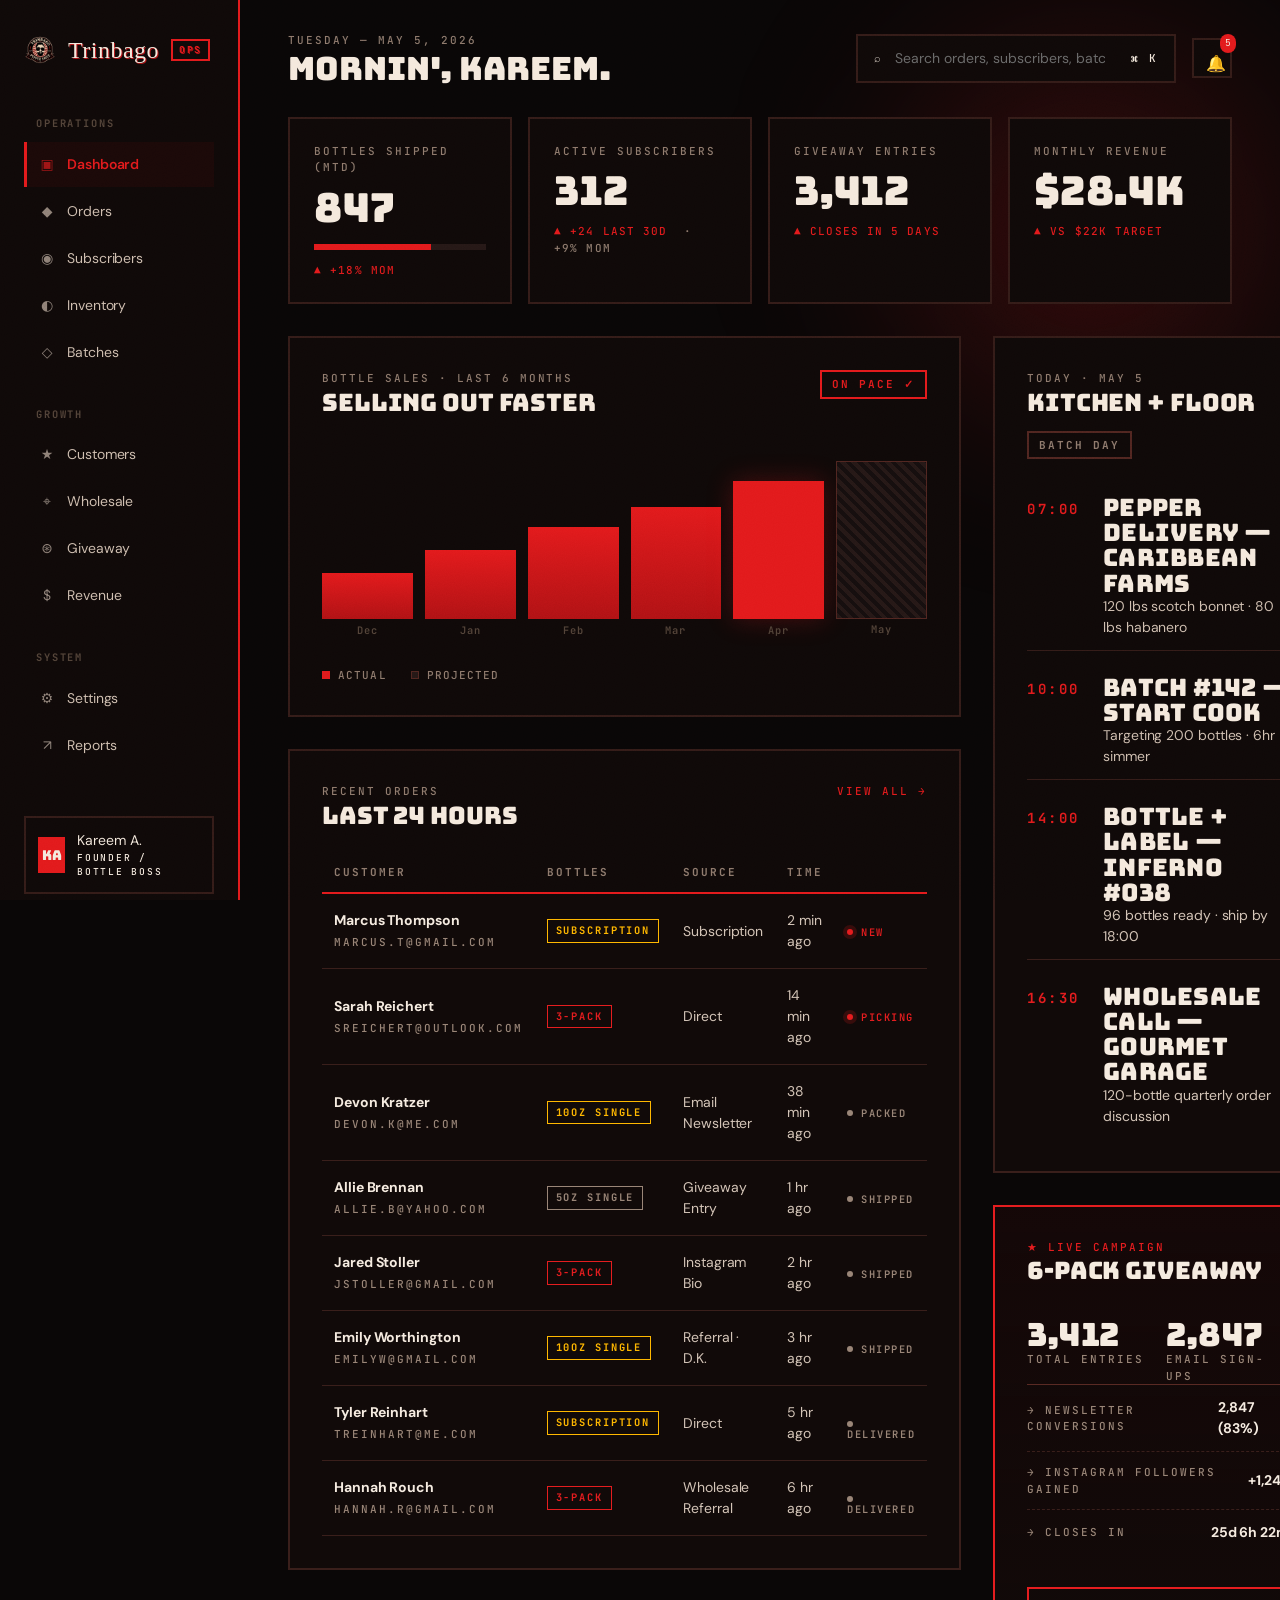
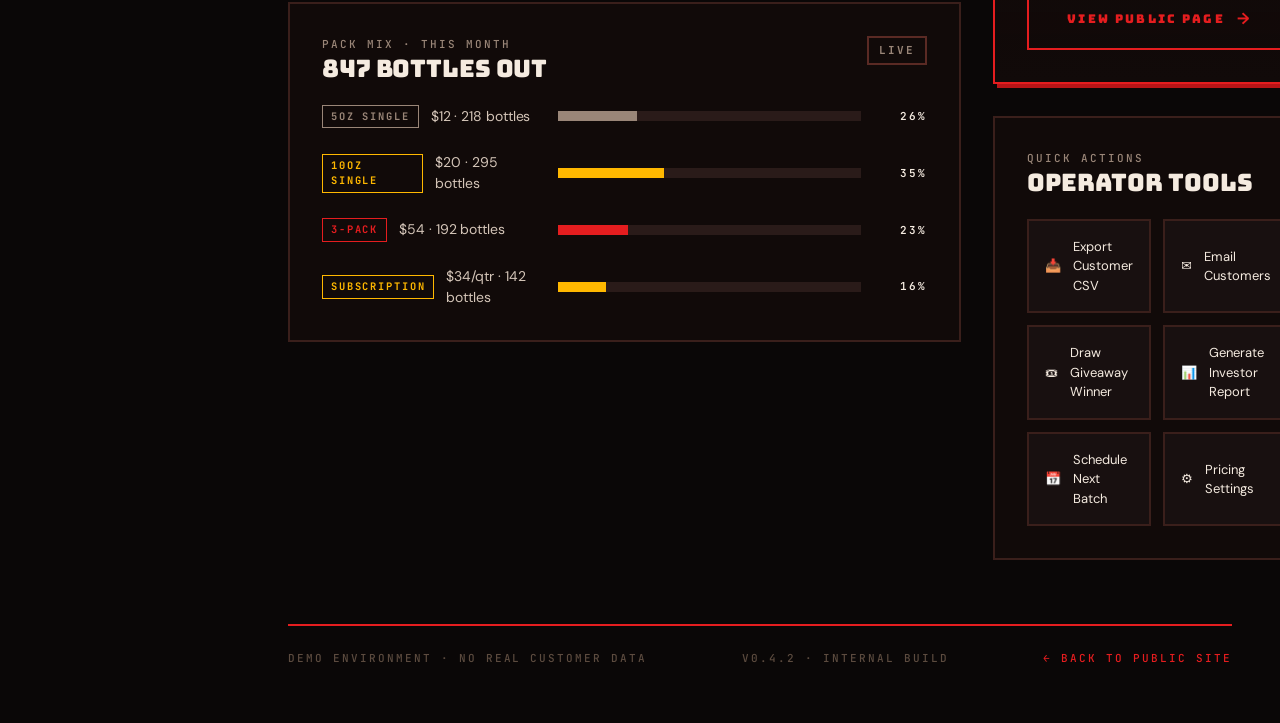
<file: admin.html>
<!DOCTYPE html>
<html lang="en">
<head>
<meta charset="UTF-8" />
<meta name="viewport" content="width=device-width, initial-scale=1.0" />
<title>Operator Dashboard — Trinbago Ops</title>
<meta name="description" content="Internal operator dashboard for Trinbago Pepper Sauce." />
<meta name="robots" content="noindex" />

<link rel="preconnect" href="https://fonts.googleapis.com" />
<link rel="preconnect" href="https://fonts.gstatic.com" crossorigin />
<link href="https://fonts.googleapis.com/css2?family=Bungee&family=Permanent+Marker&family=Caveat:wght@500;700&family=DM+Sans:wght@300;400;500;600;700&family=JetBrains+Mono:wght@400;500;600;700&display=swap" rel="stylesheet" />
<link rel="stylesheet" href="styles/globals.css" />
<link rel="icon" href="assets/img/Logo.png" />
</head>
<body class="admin-body">

<!-- Sidebar -->
<aside class="admin-sidebar">
  <a href="index.html" class="admin-brand">
    <img src="assets/img/Logo.png" alt="" style="width:32px;height:32px;border-radius:50%;object-fit:contain;" />
    Trinbago
    <span class="admin-brand-tag mono">OPS</span>
  </a>

  <nav class="admin-nav">
    <div class="admin-nav-group">
      <div class="admin-nav-label mono">Operations</div>
      <a href="#" class="admin-nav-item active"><span class="ic">▣</span> Dashboard</a>
      <a href="#" class="admin-nav-item"><span class="ic">◆</span> Orders</a>
      <a href="#" class="admin-nav-item"><span class="ic">◉</span> Subscribers</a>
      <a href="#" class="admin-nav-item"><span class="ic">◐</span> Inventory</a>
      <a href="#" class="admin-nav-item"><span class="ic">◇</span> Batches</a>
    </div>
    <div class="admin-nav-group">
      <div class="admin-nav-label mono">Growth</div>
      <a href="#" class="admin-nav-item"><span class="ic">★</span> Customers</a>
      <a href="#" class="admin-nav-item"><span class="ic">⌖</span> Wholesale</a>
      <a href="#" class="admin-nav-item"><span class="ic">⊛</span> Giveaway</a>
      <a href="#" class="admin-nav-item"><span class="ic">$</span> Revenue</a>
    </div>
    <div class="admin-nav-group">
      <div class="admin-nav-label mono">System</div>
      <a href="#" class="admin-nav-item"><span class="ic">⚙</span> Settings</a>
      <a href="#" class="admin-nav-item"><span class="ic">↗</span> Reports</a>
    </div>
  </nav>

  <div class="admin-sidebar-foot">
    <div class="admin-user">
      <div class="admin-avatar">KA</div>
      <div>
        <div style="font-size: 0.875rem;">Kareem A.</div>
        <div class="mono text-faint" style="font-size: 0.6rem;">Founder / Bottle Boss</div>
      </div>
    </div>
  </div>
</aside>

<!-- Main -->
<main class="admin-main">
  <header class="admin-topbar">
    <div>
      <div class="mono text-dim">Tuesday — May 5, 2026</div>
      <h1 style="font-family: var(--font-display); font-size: 2rem; line-height: 1; margin-top: 4px;">Mornin', Kareem.</h1>
    </div>
    <div class="admin-topbar-actions">
      <div class="admin-search">
        <span class="mono">⌕</span>
        <input type="search" placeholder="Search orders, subscribers, batches…" />
        <span class="mono text-faint">⌘ K</span>
      </div>
      <button class="btn-icon" aria-label="Notifications">
        <span>🔔</span>
        <span class="badge">5</span>
      </button>
    </div>
  </header>

  <!-- Top stats row -->
  <section class="kpi-row">
    <div class="kpi">
      <div class="mono text-dim">Bottles Shipped (MTD)</div>
      <div class="kpi-value display">847</div>
      <div class="kpi-bar"><div class="kpi-bar-fill" style="width: 68%;"></div></div>
      <div class="kpi-meta mono"><span class="trend-up">▲ +18% MoM</span></div>
    </div>
    <div class="kpi">
      <div class="mono text-dim">Active Subscribers</div>
      <div class="kpi-value display">312</div>
      <div class="kpi-meta mono"><span class="trend-up">▲ +24 last 30d</span> &nbsp;·&nbsp; +9% MoM</div>
    </div>
    <div class="kpi">
      <div class="mono text-dim">Giveaway Entries</div>
      <div class="kpi-value display">3,412</div>
      <div class="kpi-meta mono"><span class="trend-up">▲ Closes in 5 days</span></div>
    </div>
    <div class="kpi">
      <div class="mono text-dim">Monthly Revenue</div>
      <div class="kpi-value display">$28.4K</div>
      <div class="kpi-meta mono"><span class="trend-up">▲ vs $22K target</span></div>
    </div>
  </section>

  <!-- Two column main area -->
  <section class="admin-grid">
    <!-- Left big -->
    <div class="admin-col">
      <!-- Sauce sales pacing -->
      <div class="admin-card">
        <div class="admin-card-head">
          <div>
            <div class="mono text-dim">Bottle Sales · Last 6 Months</div>
            <h3 class="display admin-h3">Selling Out Faster</h3>
          </div>
          <div class="chip chip-fire mono">On Pace ✓</div>
        </div>

        <div class="bar-chart">
          <div class="bar" style="--h: 28%;"><span>Dec</span></div>
          <div class="bar" style="--h: 42%;"><span>Jan</span></div>
          <div class="bar" style="--h: 56%;"><span>Feb</span></div>
          <div class="bar" style="--h: 68%;"><span>Mar</span></div>
          <div class="bar bar-active" style="--h: 84%;"><span>Apr</span></div>
          <div class="bar bar-projected" style="--h: 96%;"><span>May</span></div>
        </div>
        <div class="bar-legend mono">
          <span><span class="dot dot-fire"></span> Actual</span>
          <span><span class="dot dot-faint"></span> Projected</span>
        </div>
      </div>

      <!-- Recent orders -->
      <div class="admin-card">
        <div class="admin-card-head">
          <div>
            <div class="mono text-dim">Recent Orders</div>
            <h3 class="display admin-h3">Last 24 Hours</h3>
          </div>
          <a href="#" class="mono text-fire">View All →</a>
        </div>

        <table class="admin-table">
          <thead>
            <tr>
              <th>Customer</th>
              <th>Bottles</th>
              <th>Source</th>
              <th>Time</th>
              <th></th>
            </tr>
          </thead>
          <tbody>
            <tr>
              <td><strong>Marcus Thompson</strong><br /><span class="mono text-dim">marcus.t@gmail.com</span></td>
              <td><span class="tier-pill" style="color: var(--scotch);">Subscription</span></td>
              <td>Subscription</td>
              <td>2 min ago</td>
              <td><span class="dot-status dot-status-new">New</span></td>
            </tr>
            <tr>
              <td><strong>Sarah Reichert</strong><br /><span class="mono text-dim">sreichert@outlook.com</span></td>
              <td><span class="tier-pill tier-pill-elite">3-Pack</span></td>
              <td>Direct</td>
              <td>14 min ago</td>
              <td><span class="dot-status dot-status-new">Picking</span></td>
            </tr>
            <tr>
              <td><strong>Devon Kratzer</strong><br /><span class="mono text-dim">devon.k@me.com</span></td>
              <td><span class="tier-pill tier-pill-plus">10oz Single</span></td>
              <td>Email Newsletter</td>
              <td>38 min ago</td>
              <td><span class="dot-status">Packed</span></td>
            </tr>
            <tr>
              <td><strong>Allie Brennan</strong><br /><span class="mono text-dim">allie.b@yahoo.com</span></td>
              <td><span class="tier-pill tier-pill-base">5oz Single</span></td>
              <td>Giveaway Entry</td>
              <td>1 hr ago</td>
              <td><span class="dot-status">Shipped</span></td>
            </tr>
            <tr>
              <td><strong>Jared Stoller</strong><br /><span class="mono text-dim">jstoller@gmail.com</span></td>
              <td><span class="tier-pill tier-pill-elite">3-Pack</span></td>
              <td>Instagram Bio</td>
              <td>2 hr ago</td>
              <td><span class="dot-status">Shipped</span></td>
            </tr>
            <tr>
              <td><strong>Emily Worthington</strong><br /><span class="mono text-dim">emilyw@gmail.com</span></td>
              <td><span class="tier-pill tier-pill-plus">10oz Single</span></td>
              <td>Referral · D.K.</td>
              <td>3 hr ago</td>
              <td><span class="dot-status">Shipped</span></td>
            </tr>
            <tr>
              <td><strong>Tyler Reinhart</strong><br /><span class="mono text-dim">treinhart@me.com</span></td>
              <td><span class="tier-pill" style="color: var(--scotch);">Subscription</span></td>
              <td>Direct</td>
              <td>5 hr ago</td>
              <td><span class="dot-status">Delivered</span></td>
            </tr>
            <tr>
              <td><strong>Hannah Rouch</strong><br /><span class="mono text-dim">hannah.r@gmail.com</span></td>
              <td><span class="tier-pill tier-pill-elite">3-Pack</span></td>
              <td>Wholesale Referral</td>
              <td>6 hr ago</td>
              <td><span class="dot-status">Delivered</span></td>
            </tr>
          </tbody>
        </table>
      </div>

      <!-- Pack mix -->
      <div class="admin-card">
        <div class="admin-card-head">
          <div>
            <div class="mono text-dim">Pack Mix · This Month</div>
            <h3 class="display admin-h3">847 Bottles Out</h3>
          </div>
          <div class="chip mono">Live</div>
        </div>

        <div class="tier-mix">
          <div class="mix-row">
            <div class="mix-label">
              <span class="tier-pill tier-pill-base">5oz Single</span>
              <span>$12 · 218 bottles</span>
            </div>
            <div class="mix-bar">
              <div class="mix-fill mix-fill-base" style="width: 26%;"></div>
            </div>
            <div class="mix-pct mono">26%</div>
          </div>
          <div class="mix-row">
            <div class="mix-label">
              <span class="tier-pill tier-pill-plus">10oz Single</span>
              <span>$20 · 295 bottles</span>
            </div>
            <div class="mix-bar">
              <div class="mix-fill mix-fill-plus" style="width: 35%;"></div>
            </div>
            <div class="mix-pct mono">35%</div>
          </div>
          <div class="mix-row">
            <div class="mix-label">
              <span class="tier-pill tier-pill-elite">3-Pack</span>
              <span>$54 · 192 bottles</span>
            </div>
            <div class="mix-bar">
              <div class="mix-fill mix-fill-elite" style="width: 23%;"></div>
            </div>
            <div class="mix-pct mono">23%</div>
          </div>
          <div class="mix-row">
            <div class="mix-label">
              <span class="tier-pill" style="color: var(--scotch);">Subscription</span>
              <span>$34/qtr · 142 bottles</span>
            </div>
            <div class="mix-bar">
              <div class="mix-fill" style="width: 16%; background: var(--scotch);"></div>
            </div>
            <div class="mix-pct mono">16%</div>
          </div>
        </div>
      </div>
    </div>

    <!-- Right column -->
    <div class="admin-col">
      <!-- Today schedule -->
      <div class="admin-card">
        <div class="admin-card-head">
          <div>
            <div class="mono text-dim">Today · May 5</div>
            <h3 class="display admin-h3">Kitchen + Floor</h3>
          </div>
          <div class="chip mono">Batch Day</div>
        </div>

        <ul class="schedule">
          <li>
            <div class="sched-time mono">07:00</div>
            <div>
              <div class="h-4">Pepper delivery — Caribbean Farms</div>
              <div class="text-soft" style="font-size: 0.875rem;">120 lbs scotch bonnet · 80 lbs habanero</div>
            </div>
          </li>
          <li>
            <div class="sched-time mono">10:00</div>
            <div>
              <div class="h-4">Batch #142 — start cook</div>
              <div class="text-soft" style="font-size: 0.875rem;">Targeting 200 bottles · 6hr simmer</div>
            </div>
          </li>
          <li>
            <div class="sched-time mono">14:00</div>
            <div>
              <div class="h-4">Bottle + label — Inferno #038</div>
              <div class="text-soft" style="font-size: 0.875rem;">96 bottles ready · ship by 18:00</div>
            </div>
          </li>
          <li>
            <div class="sched-time mono">16:30</div>
            <div>
              <div class="h-4">Wholesale call — Gourmet Garage</div>
              <div class="text-soft" style="font-size: 0.875rem;">120-bottle quarterly order discussion</div>
            </div>
          </li>
        </ul>
      </div>

      <!-- Giveaway snapshot -->
      <div class="admin-card admin-card-fire">
        <div class="admin-card-head">
          <div>
            <div class="mono text-pepper">★ Live Campaign</div>
            <h3 class="display admin-h3">6-Pack Giveaway</h3>
          </div>
        </div>

        <div class="giveaway-stats">
          <div>
            <div class="kpi-value display" style="font-size: 2rem;">3,412</div>
            <div class="mono text-dim">Total Entries</div>
          </div>
          <div>
            <div class="kpi-value display" style="font-size: 2rem;">2,847</div>
            <div class="mono text-dim">Email Sign-Ups</div>
          </div>
        </div>

        <div class="divider mt-5" style="background: var(--border-strong);"></div>

        <div class="conv-row mt-5">
          <span class="mono text-dim">→ Newsletter Conversions</span>
          <strong>2,847 (83%)</strong>
        </div>
        <div class="conv-row">
          <span class="mono text-dim">→ Instagram Followers Gained</span>
          <strong>+1,247</strong>
        </div>
        <div class="conv-row">
          <span class="mono text-dim">→ Closes In</span>
          <strong>25d 6h 22m</strong>
        </div>

        <a href="giveaway.html" class="btn btn-pepper btn-arrow mt-6" style="width:100%; justify-content:center;">View Public Page</a>
      </div>

      <!-- Quick actions -->
      <div class="admin-card">
        <div class="admin-card-head">
          <div>
            <div class="mono text-dim">Quick Actions</div>
            <h3 class="display admin-h3">Operator Tools</h3>
          </div>
        </div>

        <div class="quick-grid">
          <button class="quick-btn">
            <span>📥</span>
            <span>Export Customer CSV</span>
          </button>
          <button class="quick-btn">
            <span>✉</span>
            <span>Email Customers</span>
          </button>
          <button class="quick-btn">
            <span>🎟</span>
            <span>Draw Giveaway Winner</span>
          </button>
          <button class="quick-btn">
            <span>📊</span>
            <span>Generate Investor Report</span>
          </button>
          <button class="quick-btn">
            <span>📅</span>
            <span>Schedule Next Batch</span>
          </button>
          <button class="quick-btn">
            <span>⚙</span>
            <span>Pricing Settings</span>
          </button>
        </div>
      </div>
    </div>
  </section>

  <!-- Bottom band -->
  <footer class="admin-foot mono">
    <span>Demo Environment · No real customer data</span>
    <span>v0.4.2 · Internal build</span>
    <span><a href="index.html" class="text-fire">← Back to public site</a></span>
  </footer>
</main>

<style>
  /* Override site nav for admin */
  .admin-body { padding: 0; }

  .admin-body { display: grid; grid-template-columns: 240px 1fr; min-height: 100vh; }
  @media (max-width: 900px) { .admin-body { grid-template-columns: 1fr; } }

  .admin-sidebar {
    background: var(--bg-1);
    border-right: 2px solid var(--pepper);
    padding: var(--s-6) var(--s-5);
    display: flex;
    flex-direction: column;
    gap: var(--s-7);
    position: sticky;
    top: 0;
    height: 100vh;
  }
  @media (max-width: 900px) { .admin-sidebar { position: relative; height: auto; } }

  .admin-brand {
    font-family: var(--font-script);
    font-size: 1.5rem;
    letter-spacing: 0.02em;
    display: flex;
    align-items: center;
    gap: var(--s-3);
    color: var(--text);
    text-shadow: 1px 1px 0 var(--pepper-deep);
  }
  .admin-brand-tag {
    border: 2px solid var(--pepper);
    color: var(--pepper);
    padding: 2px 6px;
    font-size: 0.6rem;
    font-weight: 700;
  }

  .admin-nav { display: flex; flex-direction: column; gap: var(--s-6); }
  .admin-nav-group { display: flex; flex-direction: column; gap: 2px; }
  .admin-nav-label {
    color: var(--text-faint);
    font-size: 0.65rem;
    margin-bottom: var(--s-2);
    padding-left: var(--s-3);
    font-weight: 700;
  }
  .admin-nav-item {
    display: flex;
    align-items: center;
    gap: var(--s-3);
    padding: var(--s-3);
    font-size: 0.875rem;
    color: var(--text-soft);
    border-radius: 0;
    transition: all var(--dur-fast);
    border-left: 3px solid transparent;
  }
  .admin-nav-item:hover { color: var(--text); background: var(--bg-2); }
  .admin-nav-item.active { color: var(--pepper); border-left-color: var(--pepper); background: rgba(229, 29, 31, 0.06); font-weight: 600; }
  .admin-nav-item .ic { width: 16px; text-align: center; opacity: 0.7; }

  .admin-sidebar-foot { margin-top: auto; }
  .admin-user {
    display: flex;
    align-items: center;
    gap: var(--s-3);
    padding: var(--s-3);
    border: 2px solid var(--border);
  }
  .admin-avatar {
    width: 36px;
    height: 36px;
    background: var(--pepper);
    color: var(--bone);
    display: grid;
    place-items: center;
    font-family: var(--font-display);
    font-size: 0.85rem;
  }

  /* MAIN */
  .admin-main { padding: var(--s-6) var(--s-7); display: flex; flex-direction: column; gap: var(--s-6); min-width: 0; }

  .admin-topbar {
    display: flex;
    justify-content: space-between;
    align-items: center;
    gap: var(--s-5);
    flex-wrap: wrap;
  }
  .admin-topbar-actions { display: flex; align-items: center; gap: var(--s-4); }
  .admin-search {
    display: flex;
    align-items: center;
    gap: var(--s-3);
    background: var(--bg-1);
    border: 2px solid var(--border);
    padding: var(--s-3) var(--s-4);
    min-width: 320px;
  }
  .admin-search input { flex: 1; outline: none; font-size: 0.875rem; }
  .btn-icon {
    background: var(--bg-1);
    border: 2px solid var(--border);
    padding: var(--s-3);
    width: 40px;
    height: 40px;
    display: grid;
    place-items: center;
    position: relative;
  }
  .badge {
    position: absolute;
    top: -6px; right: -6px;
    background: var(--pepper);
    color: var(--bone);
    font-family: var(--font-mono);
    font-size: 0.6rem;
    padding: 2px 5px;
    border-radius: 10px;
  }

  /* KPI Row */
  .kpi-row { display: grid; grid-template-columns: repeat(4, 1fr); gap: var(--s-4); }
  @media (max-width: 1100px) { .kpi-row { grid-template-columns: repeat(2, 1fr); } }
  @media (max-width: 600px) { .kpi-row { grid-template-columns: 1fr; } }
  .kpi {
    border: 2px solid var(--border);
    background: var(--bg-1);
    padding: var(--s-5);
  }
  .kpi-value {
    font-size: 2.5rem;
    line-height: 1;
    margin-top: var(--s-3);
    color: var(--text);
  }
  .kpi-of { color: var(--text-faint); font-size: 1.5rem; }
  .kpi-bar {
    margin-top: var(--s-4);
    height: 6px;
    background: var(--surface-2);
    overflow: hidden;
  }
  .kpi-bar-fill { height: 100%; background: var(--pepper); }
  .kpi-meta {
    margin-top: var(--s-3);
    font-size: var(--fs-mono);
    color: var(--text-dim);
    letter-spacing: 0.1em;
  }
  .trend-up { color: var(--pepper); }
  .trend-down { color: var(--scotch); }

  /* Admin Grid */
  .admin-grid { display: grid; grid-template-columns: 1.5fr 1fr; gap: var(--s-6); }
  @media (max-width: 1100px) { .admin-grid { grid-template-columns: 1fr; } }
  .admin-col { display: flex; flex-direction: column; gap: var(--s-6); }

  .admin-card {
    border: 2px solid var(--border);
    background: var(--bg-1);
    padding: var(--s-6);
  }
  .admin-card-fire {
    border-color: var(--pepper);
    background: linear-gradient(180deg, rgba(229, 29, 31, 0.05), var(--bg-1));
    box-shadow: 4px 4px 0 var(--pepper-deep);
  }
  .admin-card-head { display: flex; justify-content: space-between; align-items: flex-start; gap: var(--s-4); margin-bottom: var(--s-5); flex-wrap: wrap; }
  .admin-h3 { font-size: 1.5rem; line-height: 1; margin-top: 4px; text-transform: uppercase; }

  .chip {
    font-size: var(--fs-mono);
    letter-spacing: 0.18em;
    text-transform: uppercase;
    padding: 4px 10px;
    border: 2px solid var(--border-strong);
    color: var(--text-dim);
    font-weight: 700;
  }
  .chip-fire { border-color: var(--pepper); color: var(--pepper); }

  /* Bar chart */
  .bar-chart {
    display: grid;
    grid-template-columns: repeat(6, 1fr);
    gap: var(--s-3);
    height: 180px;
    padding-top: var(--s-4);
    align-items: end;
  }
  .bar {
    position: relative;
    background: linear-gradient(180deg, var(--pepper), var(--pepper-deep));
    height: var(--h);
    min-height: 8px;
    transition: opacity var(--dur);
  }
  .bar:hover { opacity: 0.85; }
  .bar-active { background: var(--pepper); box-shadow: 0 0 24px var(--pepper-glow); }
  .bar-projected { background: repeating-linear-gradient(45deg, var(--surface-2) 0 4px, var(--bg-2) 4px 8px); border: 1px solid var(--border-strong); }
  .bar > span {
    position: absolute;
    bottom: -20px;
    left: 0; right: 0;
    text-align: center;
    font-family: var(--font-mono);
    font-size: 0.65rem;
    color: var(--text-faint);
    letter-spacing: 0.1em;
    font-weight: 600;
  }
  .bar-legend {
    display: flex;
    gap: var(--s-5);
    margin-top: var(--s-7);
    font-size: var(--fs-mono);
    color: var(--text-dim);
    letter-spacing: 0.1em;
  }
  .bar-legend > span { display: flex; align-items: center; gap: var(--s-2); }
  .dot { display: inline-block; width: 8px; height: 8px; }
  .dot-fire { background: var(--pepper); }
  .dot-faint { background: var(--surface-2); border: 1px solid var(--border-strong); }

  /* Admin table */
  .admin-table { width: 100%; border-collapse: collapse; font-size: 0.875rem; }
  .admin-table thead th {
    text-align: left;
    padding: var(--s-3);
    color: var(--text-dim);
    font-family: var(--font-mono);
    font-size: var(--fs-mono);
    letter-spacing: 0.18em;
    text-transform: uppercase;
    border-bottom: 2px solid var(--pepper);
    font-weight: 700;
  }
  .admin-table tbody tr { border-bottom: 1px solid var(--border); transition: background var(--dur-fast); }
  .admin-table tbody tr:hover { background: var(--bg-2); }
  .admin-table td { padding: var(--s-4) var(--s-3); color: var(--text-soft); vertical-align: middle; }
  .admin-table td strong { color: var(--text); }

  .tier-pill {
    display: inline-block;
    font-family: var(--font-mono);
    font-size: 0.65rem;
    letter-spacing: 0.18em;
    text-transform: uppercase;
    padding: 3px 8px;
    border: 1px solid currentColor;
    font-weight: 700;
  }
  .tier-pill-base { color: var(--text-dim); }
  .tier-pill-plus { color: var(--scotch); }
  .tier-pill-elite { color: var(--pepper); }

  .dot-status {
    font-family: var(--font-mono);
    font-size: 0.65rem;
    letter-spacing: 0.15em;
    text-transform: uppercase;
    color: var(--text-dim);
    padding-left: 14px;
    position: relative;
    font-weight: 600;
  }
  .dot-status::before {
    content: '';
    position: absolute;
    left: 0; top: 50%;
    transform: translateY(-50%);
    width: 6px; height: 6px;
    border-radius: 50%;
    background: var(--text-dim);
  }
  .dot-status-new { color: var(--pepper); }
  .dot-status-new::before { background: var(--pepper); box-shadow: 0 0 0 4px rgba(229, 29, 31, 0.18); }

  /* Tier mix */
  .tier-mix { display: flex; flex-direction: column; gap: var(--s-5); }
  .mix-row { display: grid; grid-template-columns: 220px 1fr 50px; gap: var(--s-4); align-items: center; }
  @media (max-width: 700px) { .mix-row { grid-template-columns: 1fr; gap: var(--s-2); } }
  .mix-label { display: flex; align-items: center; gap: var(--s-3); font-size: 0.875rem; color: var(--text-soft); }
  .mix-bar { height: 10px; background: var(--surface-2); }
  .mix-fill { height: 100%; }
  .mix-fill-base { background: var(--text-dim); }
  .mix-fill-plus { background: var(--scotch); }
  .mix-fill-elite { background: var(--pepper); }
  .mix-pct { color: var(--text); text-align: right; font-weight: 600; }

  /* Schedule */
  .schedule { display: flex; flex-direction: column; gap: var(--s-3); }
  .schedule li { display: grid; grid-template-columns: 60px 1fr; gap: var(--s-4); padding: var(--s-3) 0; border-bottom: 1px solid var(--border); }
  .schedule li:last-child { border-bottom: 0; }
  .sched-time { color: var(--pepper); font-size: 0.875rem; padding-top: 4px; font-weight: 700; }

  /* Giveaway */
  .giveaway-stats { display: grid; grid-template-columns: 1fr 1fr; gap: var(--s-4); }
  .conv-row { display: flex; justify-content: space-between; align-items: center; padding: var(--s-3) 0; border-bottom: 1px dashed var(--border); font-size: 0.875rem; }
  .conv-row:last-of-type { border-bottom: 0; }

  /* Quick actions */
  .quick-grid { display: grid; grid-template-columns: 1fr 1fr; gap: var(--s-3); }
  .quick-btn {
    display: flex;
    align-items: center;
    gap: var(--s-3);
    padding: var(--s-4);
    border: 2px solid var(--border);
    background: var(--bg-2);
    color: var(--text);
    font-size: 0.8125rem;
    text-align: left;
    transition: all var(--dur-fast);
  }
  .quick-btn:hover { border-color: var(--pepper); color: var(--pepper); transform: translateY(-2px); }

  /* Footer */
  .admin-foot {
    margin-top: var(--s-6);
    padding: var(--s-5) 0;
    border-top: 2px solid var(--pepper);
    display: flex;
    justify-content: space-between;
    flex-wrap: wrap;
    gap: var(--s-4);
    color: var(--text-faint);
    font-size: var(--fs-mono);
    letter-spacing: 0.18em;
  }
  .admin-foot a { color: var(--pepper); }
</style>

<script src="scripts/main.js" defer></script>
</body>
</html>
</file>
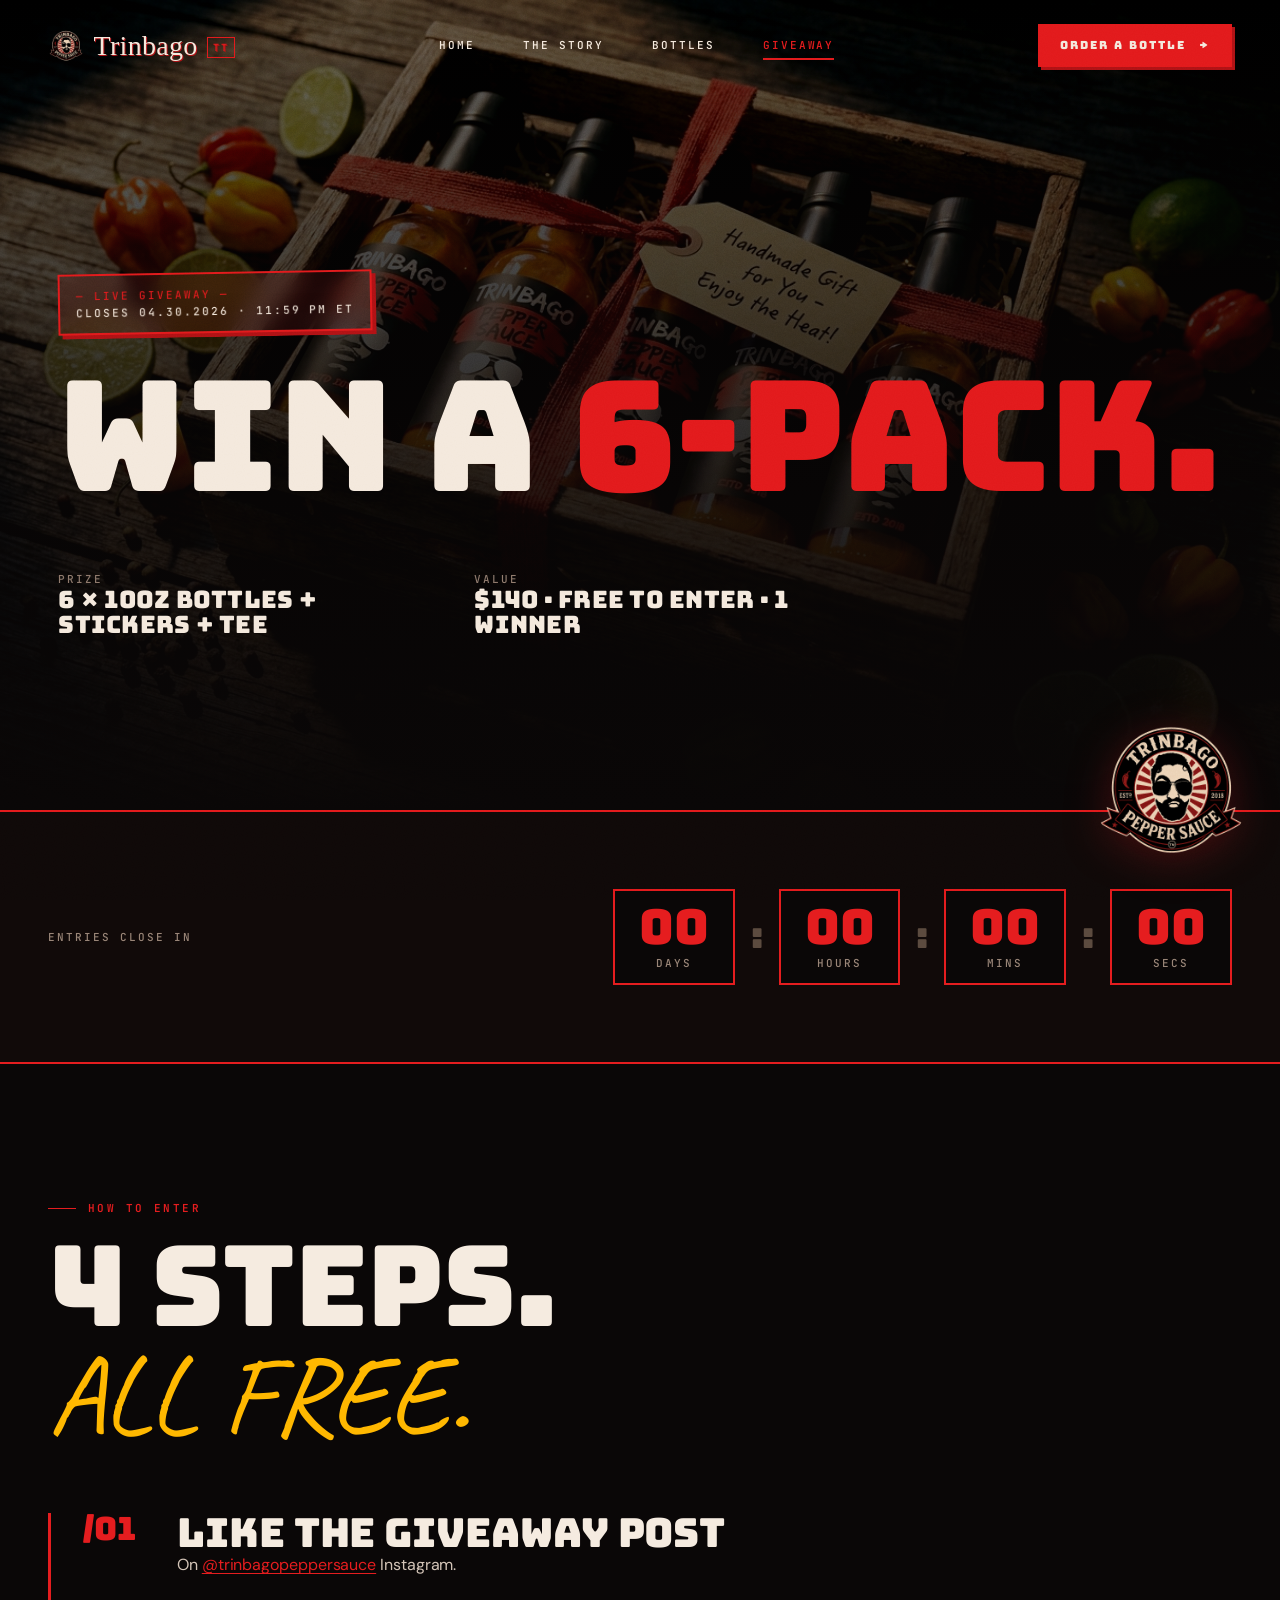
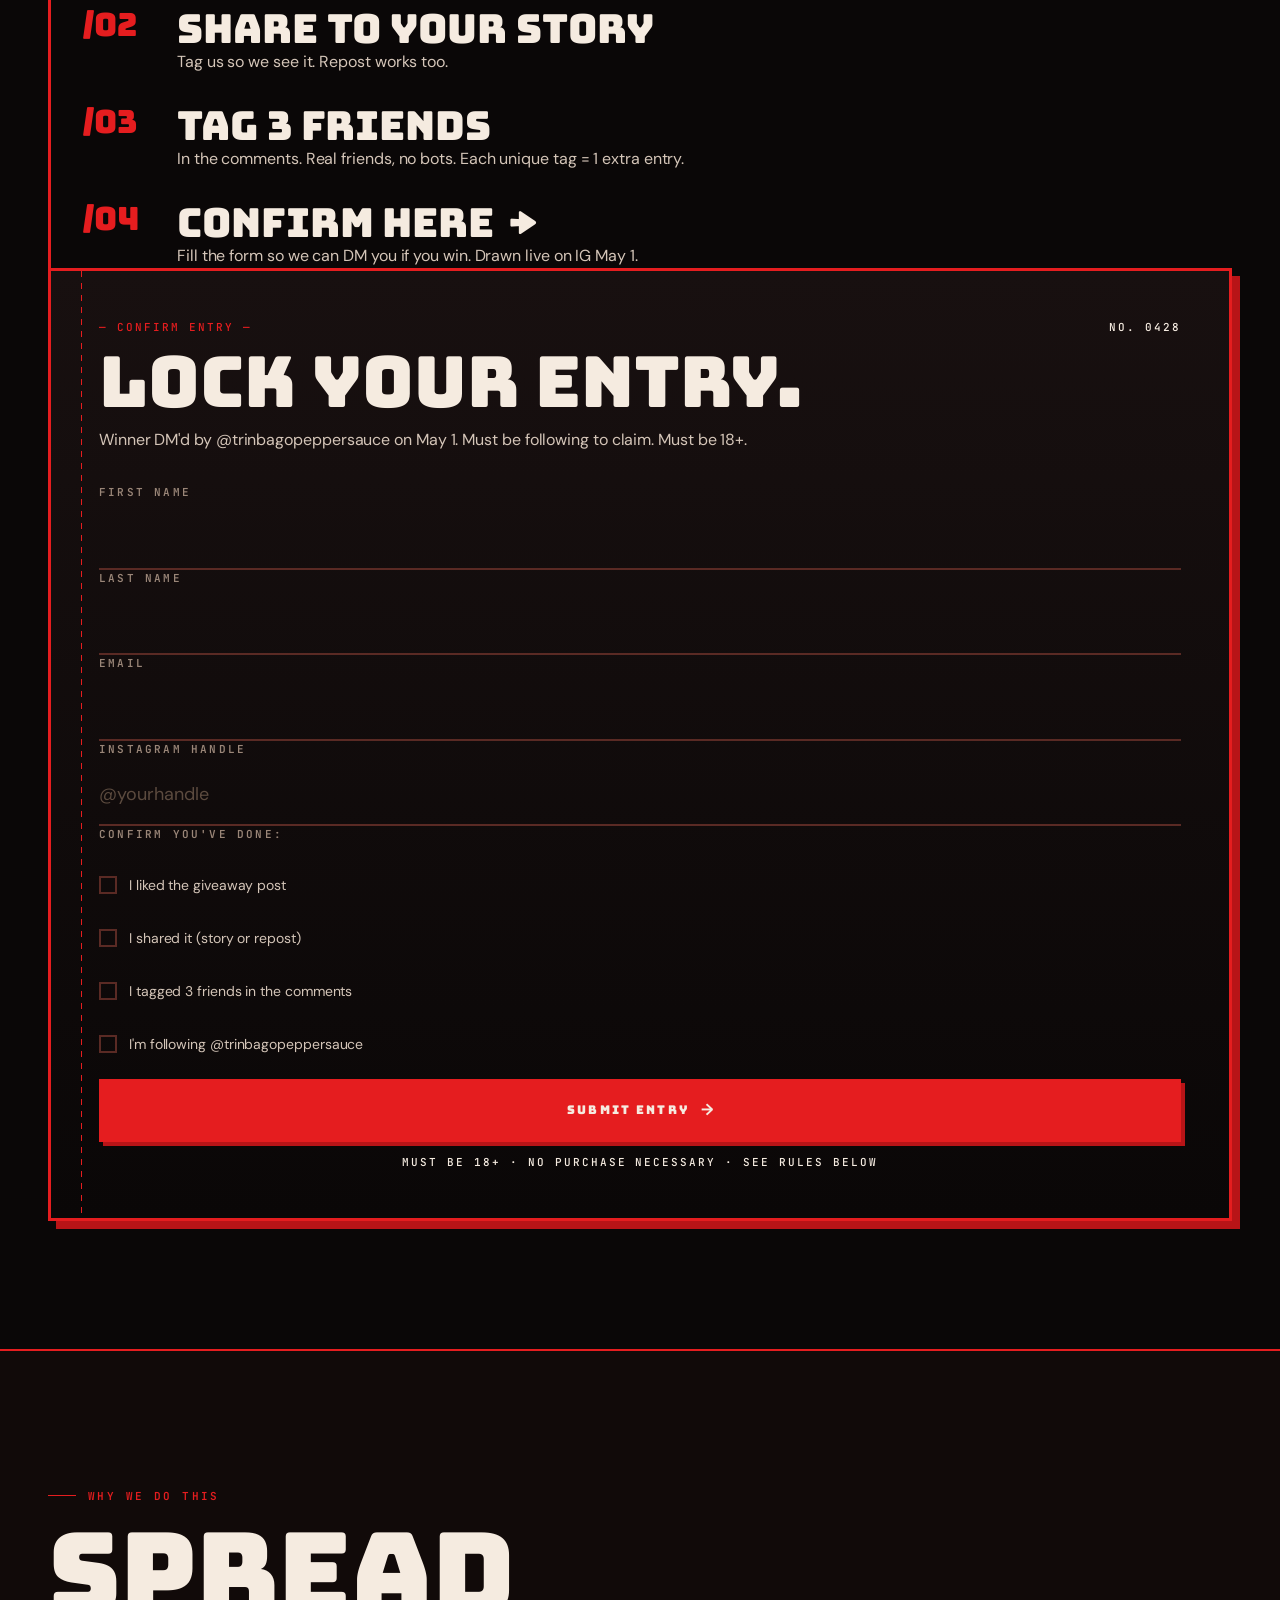
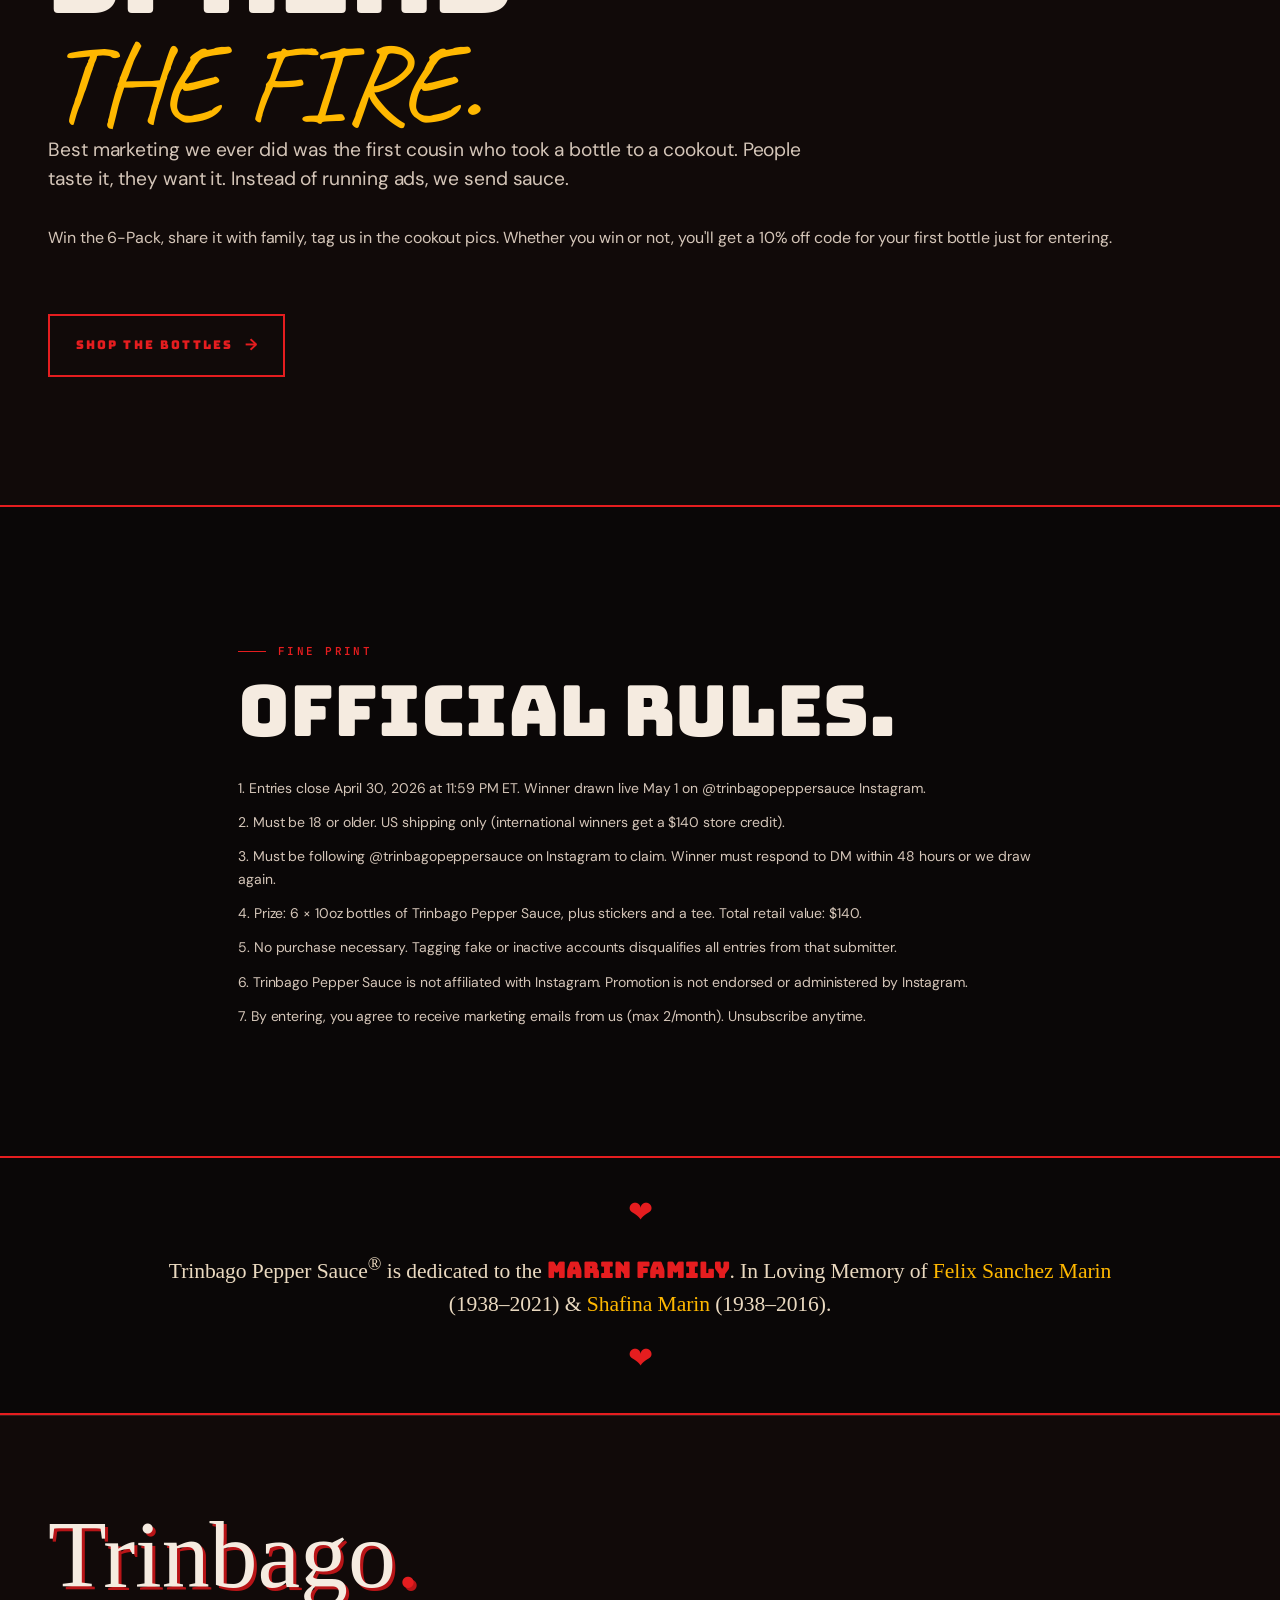
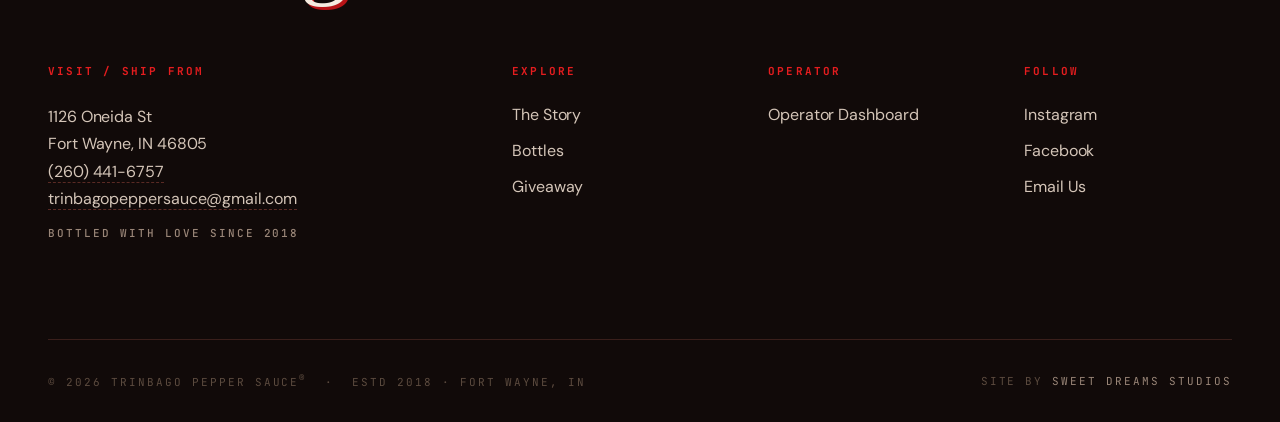
<file: giveaway.html>
<!DOCTYPE html>
<html lang="en">
<head>
<meta charset="UTF-8" />
<meta name="viewport" content="width=device-width, initial-scale=1.0" />
<title>Win a Trinbago 6-Pack — Giveaway</title>
<meta name="description" content="Enter to win the full Trinbago 6-Pack — six 10oz bottles, plus stickers and a tee. Free to enter. Closes April 30." />

<link rel="preconnect" href="https://fonts.googleapis.com" />
<link rel="preconnect" href="https://fonts.gstatic.com" crossorigin />
<link href="https://fonts.googleapis.com/css2?family=Bungee&family=Permanent+Marker&family=Caveat:wght@500;700&family=DM+Sans:wght@300;400;500;600;700&family=JetBrains+Mono:wght@400;500;600;700&display=swap" rel="stylesheet" />
<link rel="stylesheet" href="styles/globals.css" />
<link rel="icon" href="assets/img/Logo.png" />
<style>.nav-brand{gap:0.6rem}.nav-logo{width:36px;height:36px;object-fit:contain;border-radius:50%}</style>
</head>
<body>

<nav class="nav" id="nav">
  <a href="index.html" class="nav-brand">
    <img src="assets/img/Logo.png" alt="Trinbago Pepper Sauce logo" class="nav-logo" />
    Trinbago
  </a>
  <div class="nav-links" id="navLinks">
    <a href="index.html" class="nav-link">Home</a>
    <a href="about.html" class="nav-link">The Story</a>
    <a href="pricing.html" class="nav-link">Bottles</a>
    <a href="giveaway.html" class="nav-link" aria-current="page">Giveaway</a>
  </div>
  <a href="pricing.html" class="nav-cta">Order a Bottle <span aria-hidden="true">→</span></a>
  <button class="nav-toggle" id="navToggle" aria-label="Toggle menu">
    <span></span><span></span><span></span>
  </button>
</nav>

<!-- Hero -->
<section class="give-hero">
  <div class="give-hero-bg">
    <img src="assets/img/giveaway-6pack.png" alt="Trinbago Pepper Sauce 6-pack giveaway prize" />
  </div>

  <div class="wrap give-hero-content">
    <div class="ticket-stamp">
      <div>
        <div class="mono text-pepper">— Live Giveaway —</div>
        <div class="mono text-faint mt-1">Closes 04.30.2026 · 11:59 PM ET</div>
      </div>
    </div>

    <h1 class="display fade-up" style="font-size: clamp(3rem, 12vw, 11rem); margin-top: var(--s-6);">
      Win a <span class="text-pepper">6-Pack.</span>
    </h1>

    <div class="grid grid-2 mt-8 give-meta">
      <div data-reveal>
        <div class="mono text-dim">Prize</div>
        <div class="h-4 mt-2">6 × 10oz bottles + stickers + tee</div>
      </div>
      <div data-reveal data-delay="1">
        <div class="mono text-dim">Value</div>
        <div class="h-4 mt-2">$140 · Free to enter · 1 winner</div>
      </div>
    </div>
  </div>
</section>

<!-- Countdown -->
<section class="section section-tight" style="border-block: 2px solid var(--pepper); background: var(--bg-1);">
  <div class="wrap">
    <div class="countdown-row">
      <div class="mono text-dim">Entries close in</div>
      <div class="countdown" id="countdown">
        <div class="cd-block"><span id="cdDays">--</span><span class="mono">Days</span></div>
        <div class="cd-sep">:</div>
        <div class="cd-block"><span id="cdHours">--</span><span class="mono">Hours</span></div>
        <div class="cd-sep">:</div>
        <div class="cd-block"><span id="cdMins">--</span><span class="mono">Mins</span></div>
        <div class="cd-sep">:</div>
        <div class="cd-block"><span id="cdSecs">--</span><span class="mono">Secs</span></div>
      </div>
    </div>
  </div>
</section>

<!-- How to enter + form -->
<section class="section">
  <div class="wrap">
    <div class="grid-12">
      <!-- Steps -->
      <div style="grid-column: 1 / span 5;">
        <span class="eyebrow" data-reveal>How to Enter</span>
        <h2 class="h-1 mt-4" data-reveal data-delay="1">4 steps.<br /><span class="editorial text-scotch">All free.</span></h2>

        <ol class="steps mt-8">
          <li class="step" data-reveal>
            <div class="step-num">/01</div>
            <div>
              <h3 class="h-3">Like the giveaway post</h3>
              <p class="text-soft mt-2">On <a href="https://www.instagram.com/trinbagopeppersauce/" class="link-fire" target="_blank" rel="noopener">@trinbagopeppersauce</a> Instagram.</p>
            </div>
          </li>
          <li class="step" data-reveal data-delay="1">
            <div class="step-num">/02</div>
            <div>
              <h3 class="h-3">Share to your story</h3>
              <p class="text-soft mt-2">Tag us so we see it. Repost works too.</p>
            </div>
          </li>
          <li class="step" data-reveal data-delay="2">
            <div class="step-num">/03</div>
            <div>
              <h3 class="h-3">Tag 3 friends</h3>
              <p class="text-soft mt-2">In the comments. Real friends, no bots. Each unique tag = 1 extra entry.</p>
            </div>
          </li>
          <li class="step" data-reveal data-delay="3">
            <div class="step-num">/04</div>
            <div>
              <h3 class="h-3">Confirm here →</h3>
              <p class="text-soft mt-2">Fill the form so we can DM you if you win. Drawn live on IG May 1.</p>
            </div>
          </li>
        </ol>
      </div>

      <!-- Form -->
      <div style="grid-column: 7 / -1;" class="form-wrap">
        <div class="give-form-card">
          <div class="ticket-perforation"></div>
          <div class="give-form-head">
            <div class="mono text-pepper">— Confirm Entry —</div>
            <div class="mono text-faint">No. 0428</div>
          </div>
          <h3 class="h-2 mt-3">Lock your entry.</h3>
          <p class="text-soft mt-3">Winner DM'd by @trinbagopeppersauce on May 1. Must be following to claim. Must be 18+.</p>

          <form class="join-form mt-6" data-demo>
            <div class="form-row">
              <div class="form-group">
                <label class="label" for="g_first">First Name</label>
                <input class="input" type="text" id="g_first" name="firstName" required />
              </div>
              <div class="form-group">
                <label class="label" for="g_last">Last Name</label>
                <input class="input" type="text" id="g_last" name="lastName" required />
              </div>
            </div>
            <div class="form-group">
              <label class="label" for="g_email">Email</label>
              <input class="input" type="email" id="g_email" name="email" required />
            </div>
            <div class="form-group">
              <label class="label" for="g_ig">Instagram Handle</label>
              <input class="input" type="text" id="g_ig" name="instagram" placeholder="@yourhandle" required />
            </div>

            <div class="form-group">
              <label class="label">Confirm you've done:</label>
              <div class="checks mt-3">
                <label class="checkbox-row">
                  <input type="checkbox" name="liked" required />
                  <span>I liked the giveaway post</span>
                </label>
                <label class="checkbox-row">
                  <input type="checkbox" name="shared" required />
                  <span>I shared it (story or repost)</span>
                </label>
                <label class="checkbox-row">
                  <input type="checkbox" name="tagged" required />
                  <span>I tagged 3 friends in the comments</span>
                </label>
                <label class="checkbox-row">
                  <input type="checkbox" name="following" required />
                  <span>I'm following @trinbagopeppersauce</span>
                </label>
              </div>
            </div>

            <button class="btn btn-primary btn-arrow mt-3" style="width:100%; justify-content:center;" type="submit">Submit Entry</button>
            <p class="mono text-faint mt-3 center">Must be 18+ · No purchase necessary · See rules below</p>
          </form>
        </div>
      </div>
    </div>
  </div>
</section>

<!-- Why we do this -->
<section class="section" style="background: var(--bg-1); border-block: 2px solid var(--pepper);">
  <div class="wrap">
    <div class="grid-12">
      <div style="grid-column: 1 / span 5;" data-reveal>
        <span class="eyebrow">Why we do this</span>
        <h2 class="h-1 mt-4">Spread <br /><span class="editorial text-scotch">the fire.</span></h2>
      </div>
      <div style="grid-column: 7 / -1;">
        <p class="lead" data-reveal>
          Best marketing we ever did was the first cousin who took a bottle to a cookout. People taste it, they want it. Instead of running ads, we send sauce.
        </p>
        <p class="text-soft mt-6" data-reveal data-delay="1">
          Win the 6-Pack, share it with family, tag us in the cookout pics. Whether you win or not, you'll get a 10% off code for your first bottle just for entering.
        </p>
        <a href="pricing.html" class="btn btn-pepper btn-arrow mt-8" data-reveal data-delay="2">Shop the Bottles</a>
      </div>
    </div>
  </div>
</section>

<!-- Rules -->
<section class="section">
  <div class="wrap" style="max-width: 900px;">
    <span class="eyebrow" data-reveal>Fine Print</span>
    <h2 class="h-2 mt-4" data-reveal data-delay="1">Official rules.</h2>
    <div class="rules mt-6 text-soft" data-reveal data-delay="2">
      <p>1. Entries close April 30, 2026 at 11:59 PM ET. Winner drawn live May 1 on @trinbagopeppersauce Instagram.</p>
      <p>2. Must be 18 or older. US shipping only (international winners get a $140 store credit).</p>
      <p>3. Must be following @trinbagopeppersauce on Instagram to claim. Winner must respond to DM within 48 hours or we draw again.</p>
      <p>4. Prize: 6 × 10oz bottles of Trinbago Pepper Sauce, plus stickers and a tee. Total retail value: $140.</p>
      <p>5. No purchase necessary. Tagging fake or inactive accounts disqualifies all entries from that submitter.</p>
      <p>6. Trinbago Pepper Sauce is not affiliated with Instagram. Promotion is not endorsed or administered by Instagram.</p>
      <p>7. By entering, you agree to receive marketing emails from us (max 2/month). Unsubscribe anytime.</p>
    </div>
  </div>
</section>

<!-- Memorial dedication strip -->
<section class="memorial-strip" aria-label="Family dedication">
  <div class="wrap memorial-strip-inner">
    <div class="memorial-line">
      <span class="memorial-mark">❤</span>
      <span>Trinbago Pepper Sauce<sup>®</sup> is dedicated to the <strong>Marin Family</strong>.<br class="memorial-br" />
      In Loving Memory of <em>Felix Sanchez Marin</em> (1938–2021) &amp; <em>Shafina Marin</em> (1938–2016).</span>
      <span class="memorial-mark">❤</span>
    </div>
  </div>
</section>

<!-- Footer -->
<footer class="footer">
  <div class="wrap">
    <div class="footer-brand">Trinbago<span class="text-pepper">.</span></div>
    <div class="footer-grid mt-8">
      <div class="footer-col"><h4>Visit / Ship From</h4><p class="text-soft" style="line-height:1.7;">1126 Oneida St<br />Fort Wayne, IN 46805<br /><a href="tel:+12604416757" class="footer-link">(260) 441-6757</a><br /><a href="mailto:trinbagopeppersauce@gmail.com" class="footer-link">trinbagopeppersauce@gmail.com</a><span class="mono text-dim" style="display:block; margin-top: var(--s-3);">Bottled with love since 2018</span></p></div>
      <div class="footer-col"><h4>Explore</h4><ul><li><a href="about.html">The Story</a></li><li><a href="pricing.html">Bottles</a></li><li><a href="giveaway.html">Giveaway</a></li></ul></div>
      <div class="footer-col"><h4>Operator</h4><ul><li><a href="admin.html">Operator Dashboard</a></li></ul></div>
      <div class="footer-col"><h4>Follow</h4><ul><li><a href="https://www.instagram.com/trinbagopeppersauce/" target="_blank" rel="noopener">Instagram</a></li><li><a href="https://www.facebook.com/TrinbagoPepperSauce" target="_blank" rel="noopener">Facebook</a></li><li><a href="mailto:trinbagopeppersauce@gmail.com">Email Us</a></li></ul></div>
    </div>
    <div class="footer-bottom"><span>© <span data-year>2026</span> Trinbago Pepper Sauce<sup>®</sup> &nbsp;·&nbsp; Estd 2018 · Fort Wayne, IN</span><span>Site by <a href="https://sweetdreamsmusic.com" target="_blank" rel="noopener">Sweet Dreams Studios</a></span></div>
  </div>
</footer>

<a href="pricing.html" class="floating-brand" aria-label="Order a bottle">
  <img src="assets/img/Logo.png" alt="" />
</a>

<style>
  .give-hero { position: relative; min-height: 90vh; display: flex; align-items: center; overflow: hidden; padding-top: 100px; }
  .give-hero-bg { position: absolute; inset: 0; z-index: 0; }
  .give-hero-bg img { width: 100%; height: 100%; object-fit: cover; filter: contrast(1.15) saturate(1.05) brightness(0.45); }
  .give-hero-bg::after { content: ''; position: absolute; inset: 0; background: linear-gradient(180deg, transparent 0%, rgba(10,7,7,0.7) 60%, var(--bg) 100%); }
  .give-hero-content { position: relative; z-index: 1; padding-block: var(--s-9); }
  .give-meta { max-width: 800px; }

  .ticket-stamp { display: inline-flex; border: 2px solid var(--pepper); padding: var(--s-3) var(--s-4); background: rgba(229, 29, 31, 0.1); backdrop-filter: blur(10px); -webkit-backdrop-filter: blur(10px); transform: rotate(-1deg); box-shadow: 4px 4px 0 var(--pepper-deep); }

  .countdown-row { display: flex; justify-content: space-between; align-items: center; flex-wrap: wrap; gap: var(--s-5); }
  .countdown { display: flex; gap: var(--s-4); align-items: center; }
  .cd-block { display: flex; flex-direction: column; align-items: center; background: var(--bg); border: 2px solid var(--pepper); padding: var(--s-3) var(--s-5); min-width: 80px; }
  .cd-block > span:first-child { font-family: var(--font-display); font-size: clamp(2rem, 4vw, 3rem); line-height: 1; color: var(--pepper); }
  .cd-block .mono { color: var(--text-dim); font-size: var(--fs-mono); margin-top: 4px; }
  .cd-sep { font-family: var(--font-display); font-size: 2rem; color: var(--text-faint); }
  @media (max-width: 600px) { .cd-block { min-width: 56px; padding: var(--s-3); } .cd-block > span:first-child { font-size: 1.75rem; } }

  .steps { display: flex; flex-direction: column; gap: var(--s-6); border-left: 3px solid var(--pepper); padding-left: var(--s-6); }
  .step { display: flex; gap: var(--s-5); align-items: flex-start; position: relative; }
  .step-num { font-family: var(--font-display); font-size: 2rem; color: var(--pepper); line-height: 1; width: 70px; flex-shrink: 0; }

  .give-form-card { border: 3px solid var(--pepper); background: linear-gradient(180deg, var(--bg-2), var(--bg)); padding: var(--s-7); position: relative; box-shadow: 8px 8px 0 var(--pepper-deep); }
  .give-form-head { display: flex; justify-content: space-between; }
  .ticket-perforation { position: absolute; top: 0; bottom: 0; left: 30px; width: 1px; background: repeating-linear-gradient(to bottom, var(--pepper) 0 6px, transparent 6px 12px); }

  .checks { display: flex; flex-direction: column; gap: var(--s-2); }
  .link-fire { color: var(--pepper); text-decoration: underline; text-underline-offset: 3px; }
  .rules { display: flex; flex-direction: column; gap: var(--s-3); font-size: var(--fs-sm); line-height: 1.6; }

  .memorial-strip { background: var(--bg); border-block: 2px solid var(--pepper); padding: var(--s-6) 0; text-align: center; }
  .memorial-strip-inner { max-width: 1100px; margin: 0 auto; padding: 0 var(--gutter); }
  .memorial-line { font-family: var(--font-script); font-size: clamp(1rem, 1.8vw, 1.35rem); line-height: 1.5; color: var(--cream); display: inline-flex; align-items: center; gap: var(--s-4); flex-wrap: wrap; justify-content: center; }
  .memorial-line strong { color: var(--pepper); font-family: var(--font-display); letter-spacing: 0.04em; }
  .memorial-line em { color: var(--scotch); font-style: normal; }
  .memorial-mark { color: var(--pepper); font-size: 1.4em; animation: pulse 2.5s ease-in-out infinite; }
  .memorial-br { display: none; }
  @media (max-width: 700px) { .memorial-br { display: inline; } }
  .footer-link { color: var(--text-soft); border-bottom: 1px dashed var(--border-strong); transition: color var(--dur-fast), border-color var(--dur-fast); }
  .footer-link:hover { color: var(--pepper); border-bottom-color: var(--pepper); }

  @media (max-width: 900px) { .grid-12 > div { grid-column: 1 / -1 !important; } }
</style>

<script src="scripts/main.js" defer></script>
<script>
  (function() {
    const target = new Date('2026-04-30T23:59:00-04:00').getTime();
    const els = { d: document.getElementById('cdDays'), h: document.getElementById('cdHours'), m: document.getElementById('cdMins'), s: document.getElementById('cdSecs') };
    function tick() {
      const now = Date.now();
      let diff = Math.max(0, target - now);
      const d = Math.floor(diff / 86400000); diff -= d * 86400000;
      const h = Math.floor(diff / 3600000);  diff -= h * 3600000;
      const m = Math.floor(diff / 60000);    diff -= m * 60000;
      const s = Math.floor(diff / 1000);
      const pad = n => String(n).padStart(2, '0');
      els.d.textContent = pad(d); els.h.textContent = pad(h); els.m.textContent = pad(m); els.s.textContent = pad(s);
    }
    tick(); setInterval(tick, 1000);
  })();
</script>
</body>
</html>
</file>
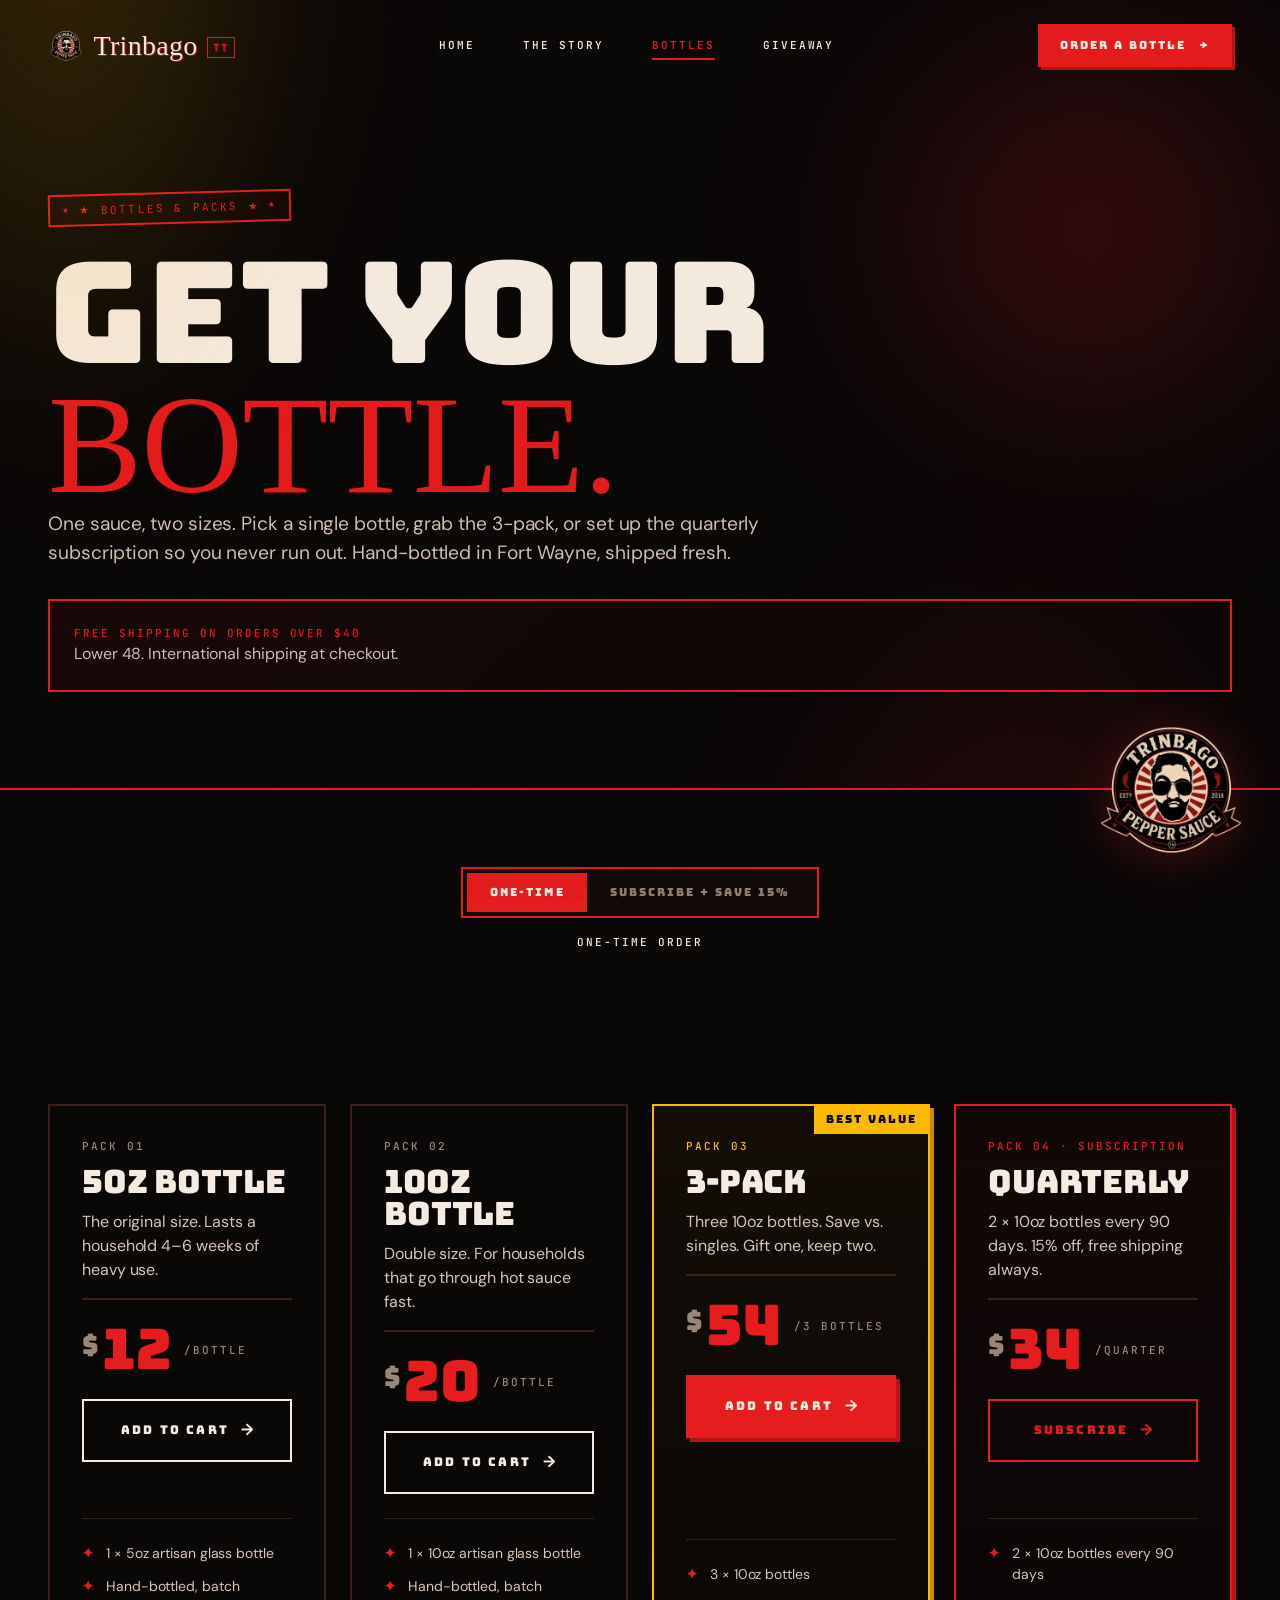
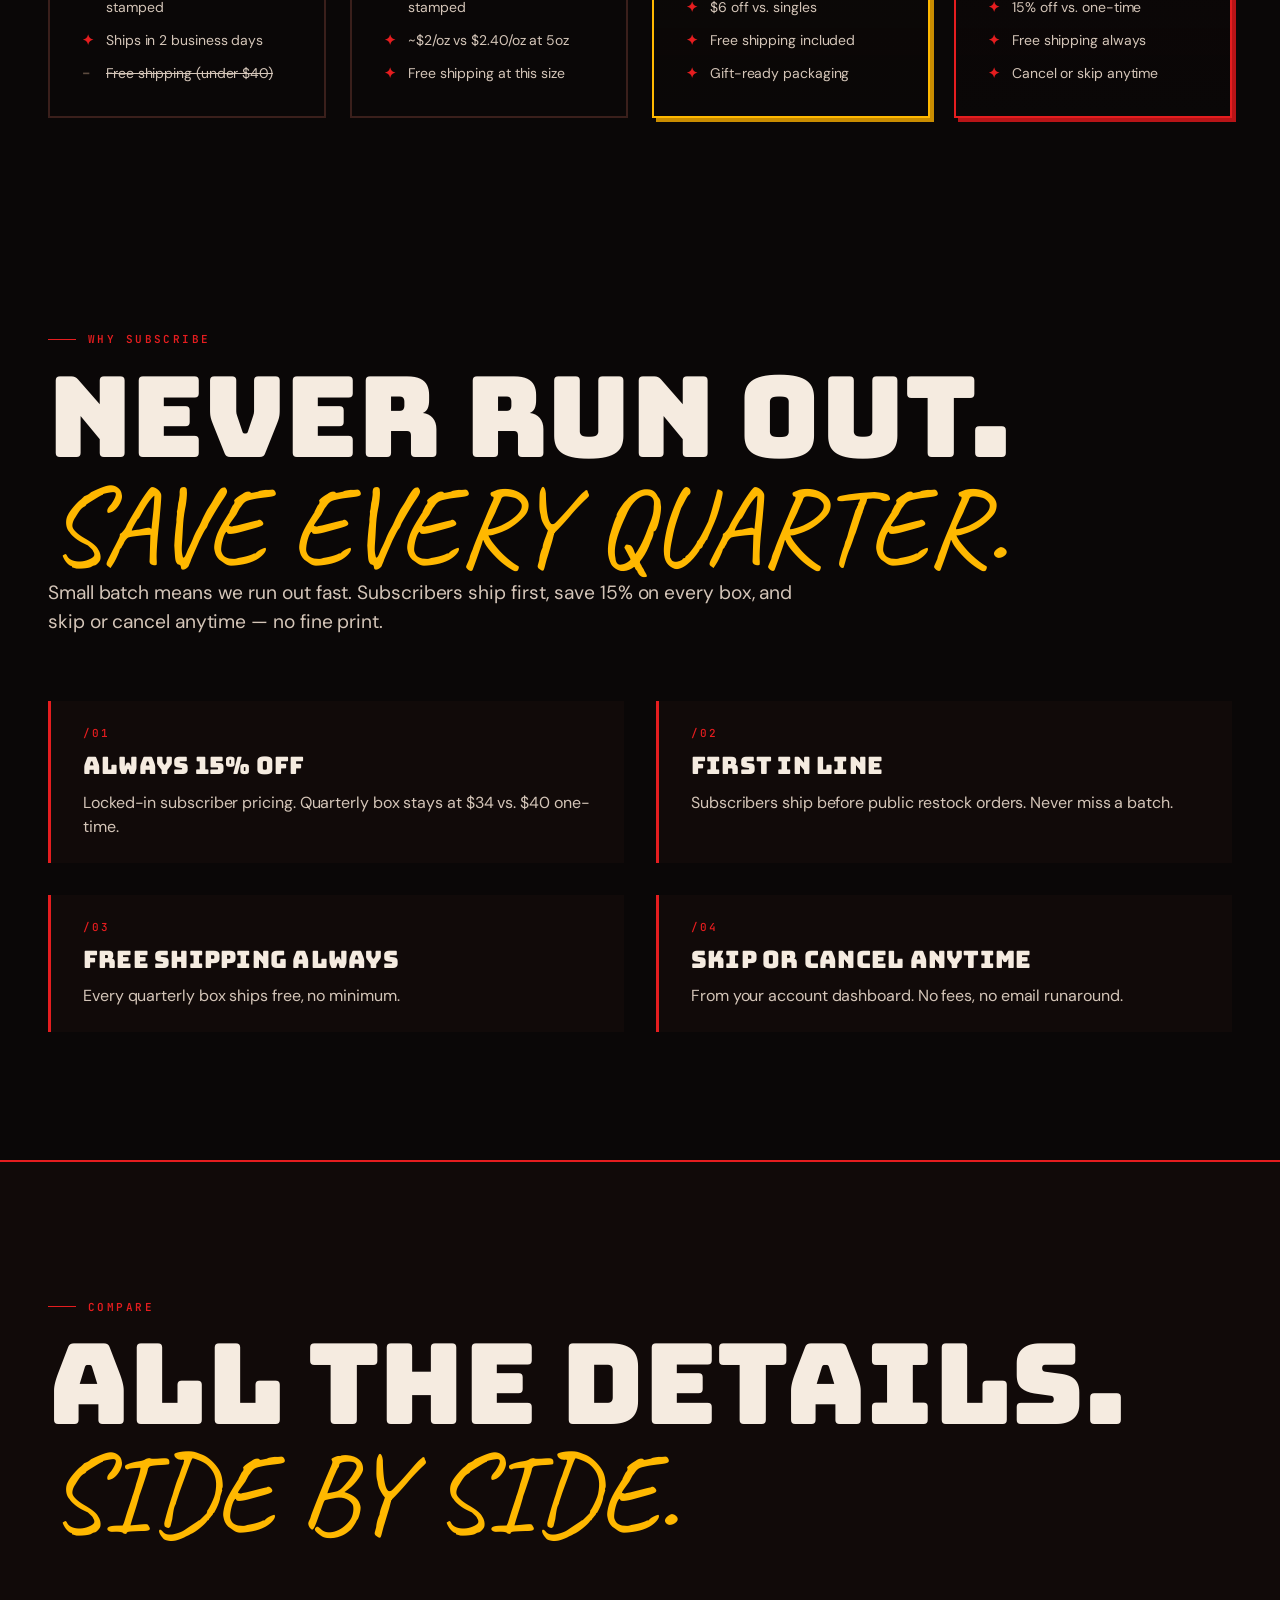
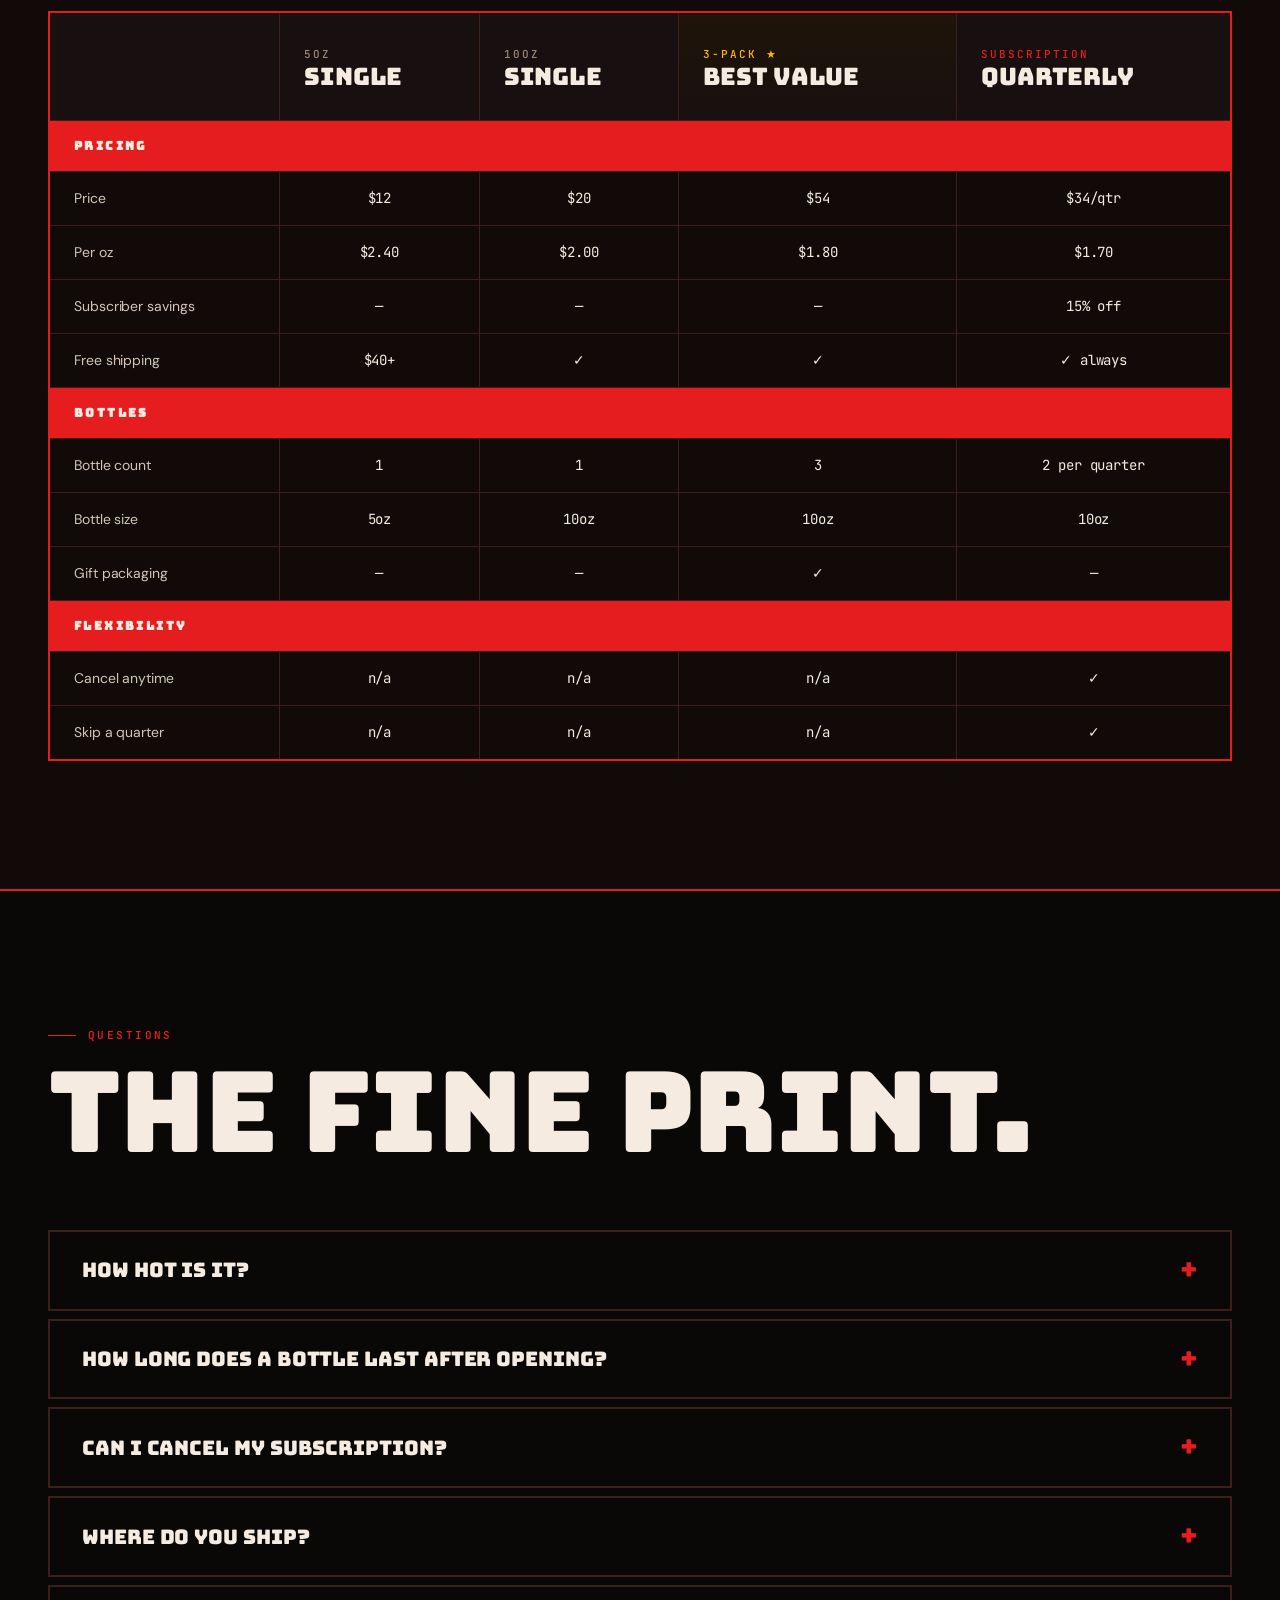
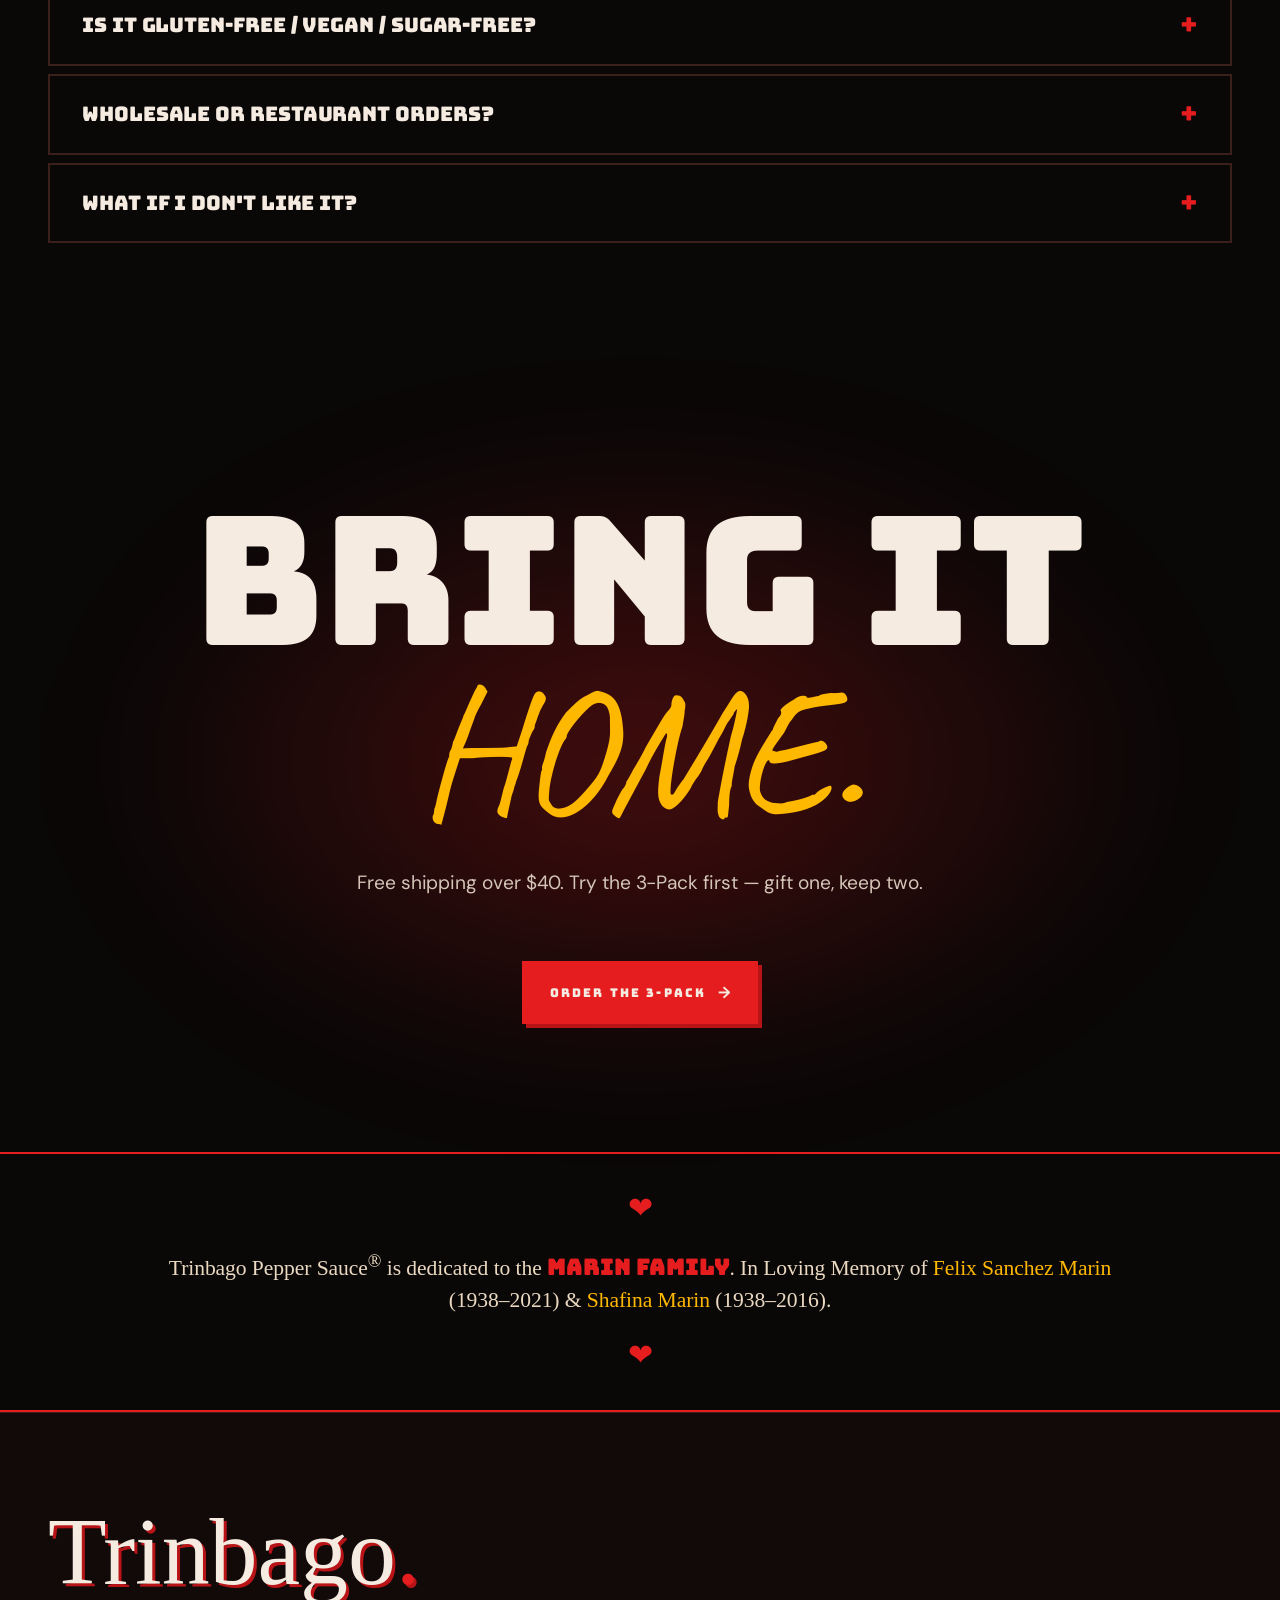
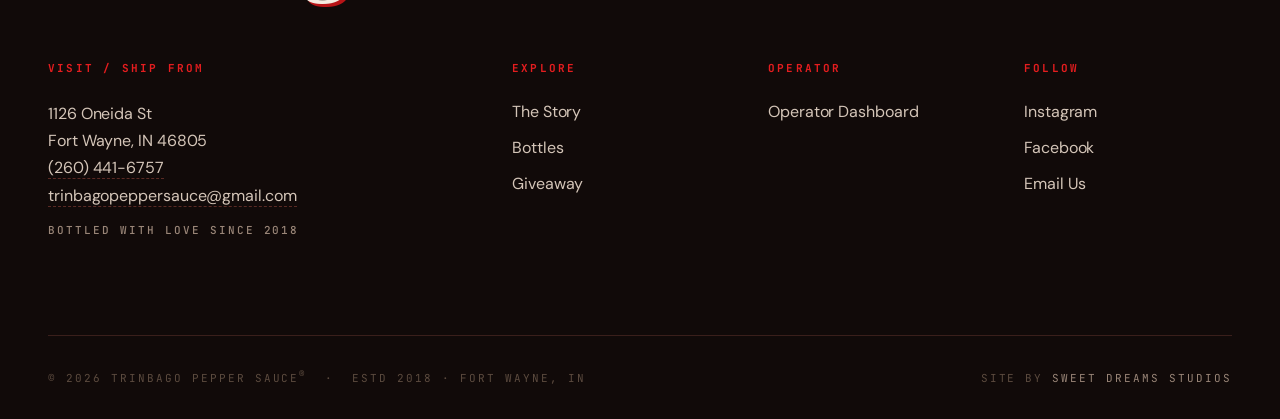
<file: pricing.html>
<!DOCTYPE html>
<html lang="en">
<head>
<meta charset="UTF-8" />
<meta name="viewport" content="width=device-width, initial-scale=1.0" />
<title>Bottles — Trinbago Pepper Sauce</title>
<meta name="description" content="One sauce, two sizes, and a quarterly subscription. Hand-bottled in Fort Wayne, shipped fresh. Free shipping over $40." />

<link rel="preconnect" href="https://fonts.googleapis.com" />
<link rel="preconnect" href="https://fonts.gstatic.com" crossorigin />
<link href="https://fonts.googleapis.com/css2?family=Bungee&family=Permanent+Marker&family=Caveat:wght@500;700&family=DM+Sans:wght@300;400;500;600;700&family=JetBrains+Mono:wght@400;500;600;700&display=swap" rel="stylesheet" />
<link rel="stylesheet" href="styles/globals.css" />
<link rel="icon" href="assets/img/Logo.png" />
<style>.nav-brand{gap:0.6rem}.nav-logo{width:36px;height:36px;object-fit:contain;border-radius:50%}</style>
</head>
<body>

<nav class="nav" id="nav">
  <a href="index.html" class="nav-brand">
    <img src="assets/img/Logo.png" alt="Trinbago Pepper Sauce logo" class="nav-logo" />
    Trinbago
  </a>
  <div class="nav-links" id="navLinks">
    <a href="index.html" class="nav-link">Home</a>
    <a href="about.html" class="nav-link">The Story</a>
    <a href="pricing.html" class="nav-link" aria-current="page">Bottles</a>
    <a href="giveaway.html" class="nav-link">Giveaway</a>
  </div>
  <a href="pricing.html" class="nav-cta">Order a Bottle <span aria-hidden="true">→</span></a>
  <button class="nav-toggle" id="navToggle" aria-label="Toggle menu">
    <span></span><span></span><span></span>
  </button>
</nav>

<!-- Page header -->
<section class="page-header">
  <div class="wrap">
    <div class="grid-12">
      <div style="grid-column: 1 / span 6;" data-reveal>
        <div class="stamp">★ Bottles &amp; Packs ★</div>
        <h1 class="display fade-up" style="font-size: clamp(3rem, 11vw, 10rem); margin-top: 1.5rem; line-height: 0.92;">
          Get your<br /><span class="text-pepper" style="font-family: var(--font-script); text-shadow: 5px 5px 0 var(--bg);">bottle.</span>
        </h1>
      </div>
      <div style="grid-column: 8 / -1; align-self:end;" data-reveal data-delay="2">
        <p class="lead">One sauce, two sizes. Pick a single bottle, grab the 3-pack, or set up the quarterly subscription so you never run out. Hand-bottled in Fort Wayne, shipped fresh.</p>
        <div class="founders-banner mt-6">
          <div>
            <div class="mono text-pepper">Free shipping on orders over $40</div>
            <div class="text-soft mt-2">Lower 48. International shipping at checkout.</div>
          </div>
        </div>
      </div>
    </div>
  </div>
</section>

<!-- Subscribe toggle -->
<section class="section section-tight">
  <div class="wrap" style="text-align:center;">
    <div class="price-toggle" data-price-toggle>
      <button class="active" data-mode="founders">One-Time</button>
      <button data-mode="standard">Subscribe + Save 15%</button>
    </div>
    <p class="mono text-faint mt-4" data-price-mode>One-Time Order</p>
  </div>
</section>

<!-- Tier Cards: 5oz | 10oz | 3-Pack | Subscription (4 cards) -->
<section class="section section-tight">
  <div class="wrap">
    <div class="grid grid-4 tiers">

      <!-- 5oz -->
      <article class="tier" data-reveal>
        <header class="tier-head">
          <div class="mono text-dim">Pack 01</div>
          <h2 class="display tier-name">5oz Bottle</h2>
          <p class="text-soft mt-3">The original size. Lasts a household 4–6 weeks of heavy use.</p>
        </header>
        <div class="tier-price-row">
          <div class="tier-price">
            <span class="dollar">$</span>
            <span data-price data-price-founders="12" data-price-standard="10">12</span>
          </div>
          <div class="mono text-dim">/bottle</div>
        </div>
        <a href="#" class="btn btn-arrow tier-cta">Add to Cart</a>
        <ul class="tier-features">
          <li class="feat-yes">1 × 5oz artisan glass bottle</li>
          <li class="feat-yes">Hand-bottled, batch stamped</li>
          <li class="feat-yes">Ships in 2 business days</li>
          <li class="feat-no">Free shipping (under $40)</li>
        </ul>
      </article>

      <!-- 10oz -->
      <article class="tier" data-reveal data-delay="1">
        <header class="tier-head">
          <div class="mono text-dim">Pack 02</div>
          <h2 class="display tier-name">10oz Bottle</h2>
          <p class="text-soft mt-3">Double size. For households that go through hot sauce fast.</p>
        </header>
        <div class="tier-price-row">
          <div class="tier-price">
            <span class="dollar">$</span>
            <span data-price data-price-founders="20" data-price-standard="17">20</span>
          </div>
          <div class="mono text-dim">/bottle</div>
        </div>
        <a href="#" class="btn btn-arrow tier-cta">Add to Cart</a>
        <ul class="tier-features">
          <li class="feat-yes">1 × 10oz artisan glass bottle</li>
          <li class="feat-yes">Hand-bottled, batch stamped</li>
          <li class="feat-yes">~$2/oz vs $2.40/oz at 5oz</li>
          <li class="feat-yes">Free shipping at this size</li>
        </ul>
      </article>

      <!-- 3-Pack -->
      <article class="tier tier-popular" data-reveal data-delay="2">
        <div class="popular-tag">Best Value</div>
        <header class="tier-head">
          <div class="mono" style="color: var(--scotch);">Pack 03</div>
          <h2 class="display tier-name">3-Pack</h2>
          <p class="text-soft mt-3">Three 10oz bottles. Save vs. singles. Gift one, keep two.</p>
        </header>
        <div class="tier-price-row">
          <div class="tier-price">
            <span class="dollar">$</span>
            <span data-price data-price-founders="54" data-price-standard="46">54</span>
          </div>
          <div class="mono text-dim">/3 bottles</div>
        </div>
        <a href="#" class="btn btn-primary btn-arrow tier-cta">Add to Cart</a>
        <ul class="tier-features">
          <li class="feat-yes">3 × 10oz bottles</li>
          <li class="feat-yes">$6 off vs. singles</li>
          <li class="feat-yes">Free shipping included</li>
          <li class="feat-yes">Gift-ready packaging</li>
        </ul>
      </article>

      <!-- Subscription -->
      <article class="tier tier-elite" data-reveal data-delay="3">
        <header class="tier-head">
          <div class="mono text-pepper">Pack 04 · Subscription</div>
          <h2 class="display tier-name">Quarterly</h2>
          <p class="text-soft mt-3">2 × 10oz bottles every 90 days. 15% off, free shipping always.</p>
        </header>
        <div class="tier-price-row">
          <div class="tier-price">
            <span class="dollar">$</span>
            <span data-price data-price-founders="34" data-price-standard="29">34</span>
          </div>
          <div class="mono text-dim">/quarter</div>
        </div>
        <a href="#" class="btn btn-pepper btn-arrow tier-cta">Subscribe</a>
        <ul class="tier-features">
          <li class="feat-yes">2 × 10oz bottles every 90 days</li>
          <li class="feat-yes">15% off vs. one-time</li>
          <li class="feat-yes">Free shipping always</li>
          <li class="feat-yes">Cancel or skip anytime</li>
        </ul>
      </article>
    </div>
  </div>
</section>

<!-- Why Subscribe -->
<section class="section">
  <div class="wrap">
    <div class="grid-12">
      <div style="grid-column: 1 / span 5;" data-reveal>
        <span class="eyebrow">Why Subscribe</span>
        <h2 class="h-1 mt-4">Never run out.<br /><span class="editorial text-scotch">Save every quarter.</span></h2>
      </div>
      <div style="grid-column: 7 / -1;">
        <p class="lead" data-reveal>
          Small batch means we run out fast. Subscribers ship first, save 15% on every box, and skip or cancel anytime — no fine print.
        </p>
        <div class="grid grid-2 mt-8">
          <div class="founder-perk" data-reveal>
            <div class="mono text-pepper">/01</div>
            <h4 class="h-4 mt-3">Always 15% off</h4>
            <p class="text-soft mt-3">Locked-in subscriber pricing. Quarterly box stays at $34 vs. $40 one-time.</p>
          </div>
          <div class="founder-perk" data-reveal data-delay="1">
            <div class="mono text-pepper">/02</div>
            <h4 class="h-4 mt-3">First in line</h4>
            <p class="text-soft mt-3">Subscribers ship before public restock orders. Never miss a batch.</p>
          </div>
          <div class="founder-perk" data-reveal data-delay="2">
            <div class="mono text-pepper">/03</div>
            <h4 class="h-4 mt-3">Free shipping always</h4>
            <p class="text-soft mt-3">Every quarterly box ships free, no minimum.</p>
          </div>
          <div class="founder-perk" data-reveal data-delay="3">
            <div class="mono text-pepper">/04</div>
            <h4 class="h-4 mt-3">Skip or cancel anytime</h4>
            <p class="text-soft mt-3">From your account dashboard. No fees, no email runaround.</p>
          </div>
        </div>
      </div>
    </div>
  </div>
</section>

<!-- Comparison Table -->
<section class="section" style="background: var(--bg-1); border-block: 2px solid var(--pepper);">
  <div class="wrap">
    <div data-reveal>
      <span class="eyebrow">Compare</span>
      <h2 class="h-1 mt-4">All the details.<br /><span class="editorial text-scotch">Side by side.</span></h2>
    </div>

    <div class="compare-wrap mt-8">
      <table class="compare">
        <thead>
          <tr>
            <th></th>
            <th><span class="mono text-dim">5oz</span><br /><span class="display">Single</span></th>
            <th><span class="mono text-dim">10oz</span><br /><span class="display">Single</span></th>
            <th class="popular-th"><span class="mono" style="color: var(--scotch);">3-Pack ★</span><br /><span class="display">Best Value</span></th>
            <th><span class="mono text-pepper">Subscription</span><br /><span class="display">Quarterly</span></th>
          </tr>
        </thead>
        <tbody>
          <tr><th colspan="5" class="row-section">Pricing</th></tr>
          <tr><td>Price</td><td>$12</td><td>$20</td><td>$54</td><td>$34/qtr</td></tr>
          <tr><td>Per oz</td><td>$2.40</td><td>$2.00</td><td>$1.80</td><td>$1.70</td></tr>
          <tr><td>Subscriber savings</td><td>—</td><td>—</td><td>—</td><td>15% off</td></tr>
          <tr><td>Free shipping</td><td>$40+</td><td>✓</td><td>✓</td><td>✓ always</td></tr>

          <tr><th colspan="5" class="row-section">Bottles</th></tr>
          <tr><td>Bottle count</td><td>1</td><td>1</td><td>3</td><td>2 per quarter</td></tr>
          <tr><td>Bottle size</td><td>5oz</td><td>10oz</td><td>10oz</td><td>10oz</td></tr>
          <tr><td>Gift packaging</td><td>—</td><td>—</td><td>✓</td><td>—</td></tr>

          <tr><th colspan="5" class="row-section">Flexibility</th></tr>
          <tr><td>Cancel anytime</td><td>n/a</td><td>n/a</td><td>n/a</td><td>✓</td></tr>
          <tr><td>Skip a quarter</td><td>n/a</td><td>n/a</td><td>n/a</td><td>✓</td></tr>
        </tbody>
      </table>
    </div>
  </div>
</section>

<!-- FAQ -->
<section class="section">
  <div class="wrap">
    <span class="eyebrow" data-reveal>Questions</span>
    <h2 class="h-1 mt-4" data-reveal data-delay="1">The fine print.</h2>

    <div class="faq mt-8">
      <details class="faq-item" data-reveal>
        <summary>How hot is it?</summary>
        <p>Real Caribbean pepper-sauce hot — somewhere in the 80–120K Scoville range, depending on the batch. Hot enough to wake up a plate, not so hot you can't taste the food underneath. The shado beni and lime keep it bright instead of just searing.</p>
      </details>
      <details class="faq-item" data-reveal data-delay="1">
        <summary>How long does a bottle last after opening?</summary>
        <p>Best within 90 days of opening when refrigerated. Sealed bottles last 18 months in a cool dark place. Real food, real shelf life.</p>
      </details>
      <details class="faq-item" data-reveal data-delay="2">
        <summary>Can I cancel my subscription?</summary>
        <p>Anytime. No fees. Skip a quarter or cancel directly from your account dashboard. We'd rather you pause than feel locked in.</p>
      </details>
      <details class="faq-item" data-reveal data-delay="3">
        <summary>Where do you ship?</summary>
        <p>Free shipping anywhere in the lower 48. International shipping (Canada, UK, Caribbean, Europe) available at checkout. Currently we don't ship to Australia.</p>
      </details>
      <details class="faq-item" data-reveal data-delay="4">
        <summary>Is it gluten-free / vegan / sugar-free?</summary>
        <p>Gluten-free: yes. Vegan: yes. Sugar-free: nope — there's a small amount of raw cane sugar (about 1g per teaspoon serving) to round out the heat. Diabetic-friendly portions, but we won't claim zero sugar.</p>
      </details>
      <details class="faq-item" data-reveal data-delay="5">
        <summary>Wholesale or restaurant orders?</summary>
        <p>Yes — for restaurants, retailers, and gift shops. Email <a href="mailto:trinbagopeppersauce@gmail.com" class="text-pepper">trinbagopeppersauce@gmail.com</a> with what you're thinking. Minimum 24 bottles to start.</p>
      </details>
      <details class="faq-item" data-reveal data-delay="5">
        <summary>What if I don't like it?</summary>
        <p>Hit us back. We'll refund the bottle. Real recipes aren't for everyone — we respect that.</p>
      </details>
    </div>
  </div>
</section>

<!-- CTA -->
<section class="section center" style="position:relative;">
  <div style="position:absolute; inset:0; background: radial-gradient(ellipse at center, var(--pepper-glow), transparent 60%); filter: blur(60px); pointer-events:none;"></div>
  <div class="wrap" style="position:relative;">
    <h2 class="h-mega" data-reveal>Bring it<br /><span class="editorial text-scotch">home.</span></h2>
    <p class="lead mt-6" style="margin-inline:auto;" data-reveal data-delay="1">
      Free shipping over $40. Try the 3-Pack first — gift one, keep two.
    </p>
    <div class="mt-8 flex gap-4" style="justify-content:center; flex-wrap:wrap;" data-reveal data-delay="2">
      <a href="#" class="btn btn-primary btn-arrow">Order the 3-Pack</a>
    </div>
  </div>
</section>

<!-- Memorial dedication strip -->
<section class="memorial-strip" aria-label="Family dedication">
  <div class="wrap memorial-strip-inner">
    <div class="memorial-line">
      <span class="memorial-mark">❤</span>
      <span>Trinbago Pepper Sauce<sup>®</sup> is dedicated to the <strong>Marin Family</strong>.<br class="memorial-br" />
      In Loving Memory of <em>Felix Sanchez Marin</em> (1938–2021) &amp; <em>Shafina Marin</em> (1938–2016).</span>
      <span class="memorial-mark">❤</span>
    </div>
  </div>
</section>

<!-- Footer -->
<footer class="footer">
  <div class="wrap">
    <div class="footer-brand">Trinbago<span class="text-pepper">.</span></div>
    <div class="footer-grid mt-8">
      <div class="footer-col"><h4>Visit / Ship From</h4><p class="text-soft" style="line-height:1.7;">1126 Oneida St<br />Fort Wayne, IN 46805<br /><a href="tel:+12604416757" class="footer-link">(260) 441-6757</a><br /><a href="mailto:trinbagopeppersauce@gmail.com" class="footer-link">trinbagopeppersauce@gmail.com</a><span class="mono text-dim" style="display:block; margin-top: var(--s-3);">Bottled with love since 2018</span></p></div>
      <div class="footer-col"><h4>Explore</h4><ul><li><a href="about.html">The Story</a></li><li><a href="pricing.html">Bottles</a></li><li><a href="giveaway.html">Giveaway</a></li></ul></div>
      <div class="footer-col"><h4>Operator</h4><ul><li><a href="admin.html">Operator Dashboard</a></li></ul></div>
      <div class="footer-col"><h4>Follow</h4><ul><li><a href="https://www.instagram.com/trinbagopeppersauce/" target="_blank" rel="noopener">Instagram</a></li><li><a href="https://www.facebook.com/TrinbagoPepperSauce" target="_blank" rel="noopener">Facebook</a></li><li><a href="mailto:trinbagopeppersauce@gmail.com">Email Us</a></li></ul></div>
    </div>
    <div class="footer-bottom"><span>© <span data-year>2026</span> Trinbago Pepper Sauce<sup>®</sup> &nbsp;·&nbsp; Estd 2018 · Fort Wayne, IN</span><span>Site by <a href="https://sweetdreamsmusic.com" target="_blank" rel="noopener">Sweet Dreams Studios</a></span></div>
  </div>
</footer>

<a href="#" class="floating-brand" aria-label="Order a bottle">
  <img src="assets/img/Logo.png" alt="" />
</a>

<style>
  .memorial-strip { background: var(--bg); border-block: 2px solid var(--pepper); padding: var(--s-6) 0; text-align: center; }
  .memorial-strip-inner { max-width: 1100px; margin: 0 auto; padding: 0 var(--gutter); }
  .memorial-line { font-family: var(--font-script); font-size: clamp(1rem, 1.8vw, 1.35rem); line-height: 1.5; color: var(--cream); display: inline-flex; align-items: center; gap: var(--s-4); flex-wrap: wrap; justify-content: center; }
  .memorial-line strong { color: var(--pepper); font-family: var(--font-display); letter-spacing: 0.04em; }
  .memorial-line em { color: var(--scotch); font-style: normal; }
  .memorial-mark { color: var(--pepper); font-size: 1.4em; animation: pulse 2.5s ease-in-out infinite; }
  .memorial-br { display: none; }
  @media (max-width: 700px) { .memorial-br { display: inline; } }
  .footer-link { color: var(--text-soft); border-bottom: 1px dashed var(--border-strong); transition: color var(--dur-fast), border-color var(--dur-fast); }
  .footer-link:hover { color: var(--pepper); border-bottom-color: var(--pepper); }

  .founders-banner { border: 2px solid var(--pepper); background: linear-gradient(135deg, rgba(229, 29, 31, 0.08), transparent); padding: var(--s-5); display: flex; align-items: center; justify-content: space-between; gap: var(--s-5); }

  .price-toggle { display: inline-flex; border: 2px solid var(--pepper); padding: 4px; background: var(--bg-1); }
  .price-toggle button { padding: 0.7rem 1.4rem; font-family: var(--font-display); font-size: 0.7rem; letter-spacing: 0.18em; text-transform: uppercase; color: var(--text-dim); border: 0; background: transparent; cursor: pointer; transition: all var(--dur-fast); }
  .price-toggle button.active { background: var(--pepper); color: var(--bone); }

  .tiers { gap: var(--s-5); }
  @media (max-width: 1100px) { .tiers { grid-template-columns: repeat(2, 1fr) !important; } }
  @media (max-width: 600px) { .tiers { grid-template-columns: 1fr !important; } }
  .tier { border: 2px solid var(--border); background: var(--bg); padding: var(--s-6); display: flex; flex-direction: column; gap: var(--s-5); position: relative; transition: all var(--dur); }
  .tier:hover { transform: translateY(-6px); border-color: var(--pepper); box-shadow: 6px 6px 0 var(--pepper-deep); }
  .tier-popular { border-color: var(--scotch); background: linear-gradient(180deg, rgba(255, 184, 0, 0.04), var(--bg)); box-shadow: 4px 4px 0 var(--scotch-deep); }
  .tier-popular:hover { box-shadow: 8px 8px 0 var(--scotch-deep); border-color: var(--scotch); }
  .tier-elite { border-color: var(--pepper); background: linear-gradient(180deg, rgba(229, 29, 31, 0.04), var(--bg)); box-shadow: 4px 4px 0 var(--pepper-deep); }
  .popular-tag { position: absolute; top: -1px; right: -1px; background: var(--scotch); color: var(--bg); font-family: var(--font-display); font-size: 0.7rem; letter-spacing: 0.18em; padding: 6px 12px; text-transform: uppercase; }
  .tier-head { border-bottom: 2px solid var(--border); padding-bottom: var(--s-4); }
  .tier-name { font-size: clamp(1.5rem, 2.5vw, 2rem); margin-top: var(--s-3); line-height: 1; }
  .tier-price-row { display: flex; align-items: baseline; gap: var(--s-3); }
  .tier-price { font-family: var(--font-display); font-size: clamp(2.5rem, 5vw, 3.5rem); line-height: 0.9; color: var(--pepper); display: flex; align-items: flex-start; }
  .tier-price .dollar { font-size: 0.45em; margin-top: 0.4em; color: var(--text-dim); margin-right: 4px; }
  .tier-cta { width: 100%; justify-content: center; }
  .tier-features { display: flex; flex-direction: column; gap: var(--s-3); border-top: 1px solid var(--border); padding-top: var(--s-5); margin-top: auto; }
  .tier-features li { font-size: var(--fs-sm); color: var(--text-soft); padding-left: var(--s-5); position: relative; line-height: 1.5; }
  .tier-features li::before { position: absolute; left: 0; font-family: var(--font-mono); font-weight: 700; }
  .feat-yes::before { content: '✦'; color: var(--pepper); }
  .feat-no::before { content: '–'; color: var(--text-faint); }
  .feat-no { color: var(--text-faint); text-decoration: line-through; }

  .founder-perk { border-left: 3px solid var(--pepper); padding: var(--s-5); padding-left: var(--s-6); background: var(--bg-1); }

  .compare-wrap { overflow-x: auto; }
  .compare { width: 100%; border-collapse: collapse; border: 2px solid var(--pepper); }
  .compare th, .compare td { padding: var(--s-4) var(--s-5); text-align: left; border-bottom: 1px solid var(--border); border-right: 1px solid var(--border); font-size: var(--fs-sm); }
  .compare th:last-child, .compare td:last-child { border-right: 0; }
  .compare thead th { padding: var(--s-6) var(--s-5); background: var(--bg-2); font-weight: 400; line-height: 1.2; }
  .compare thead th .display { font-size: 1.5rem; display: block; margin-top: 4px; }
  .compare .popular-th { background: linear-gradient(180deg, rgba(255, 184, 0, 0.06), var(--bg-2)); }
  .compare tbody th { background: var(--pepper); color: var(--bone); font-family: var(--font-display); font-size: 0.75rem; letter-spacing: 0.2em; text-transform: uppercase; }
  .compare td:first-child { color: var(--text-soft); }
  .compare td:not(:first-child) { text-align: center; color: var(--text); font-family: var(--font-mono); font-size: var(--fs-sm); }

  .faq { display: flex; flex-direction: column; gap: var(--s-2); }
  .faq-item { border: 2px solid var(--border); background: var(--bg); transition: border-color var(--dur); }
  .faq-item:hover { border-color: var(--border-strong); }
  .faq-item[open] { border-color: var(--pepper); background: var(--bg-1); }
  .faq-item summary { list-style: none; cursor: pointer; padding: var(--s-5) var(--s-6); font-family: var(--font-display); font-size: clamp(1rem, 1.6vw, 1.25rem); text-transform: uppercase; color: var(--text); display: flex; justify-content: space-between; align-items: center; gap: var(--s-5); line-height: 1.2; }
  .faq-item summary::-webkit-details-marker { display: none; }
  .faq-item summary::after { content: '+'; font-family: var(--font-display); font-size: 1.5rem; color: var(--pepper); transition: transform var(--dur); }
  .faq-item[open] summary::after { content: '–'; }
  .faq-item p { padding: 0 var(--s-6) var(--s-6); color: var(--text-soft); max-width: 75ch; line-height: 1.6; }

  @media (max-width: 800px) {
    .founders-banner { flex-direction: column; align-items: flex-start; }
    .grid-12 > div { grid-column: 1 / -1 !important; }
  }
</style>

<script src="scripts/main.js" defer></script>
</body>
</html>
</file>
<file: styles/globals.css>
/* ==========================================================================
   TRINBAGO PEPPER SAUCE — Design System
   Caribbean carnival × hot sauce label × hand-painted heat
   ========================================================================== */

/* ---------- Reset / Normalize ---------- */
*, *::before, *::after { box-sizing: border-box; margin: 0; padding: 0; }
html { -webkit-text-size-adjust: 100%; }
body { line-height: 1.5; -webkit-font-smoothing: antialiased; -moz-osx-font-smoothing: grayscale; }
img, picture, video, canvas, svg { display: block; max-width: 100%; }
input, button, textarea, select { font: inherit; color: inherit; background: none; border: none; }
button { cursor: pointer; }
a { color: inherit; text-decoration: none; }
ul, ol { list-style: none; }
::selection { background: var(--pepper); color: var(--bone); }

/* ---------- Design Tokens ---------- */
:root {
  /* Colors — carbon black + signature pepper red + Caribbean accents */
  --bg: #0A0707;
  --bg-1: #110A09;
  --bg-2: #181010;
  --surface: #1F1413;
  --surface-2: #2A1B19;
  --border: #3A1F1B;
  --border-strong: #5A2A24;

  --text: #F5EBE0;          /* warm bone/paper */
  --text-soft: #D4C5B8;     /* faded cream */
  --text-dim: #9A8678;      /* kraft brown */
  --text-faint: #5C4B3F;    /* bare brown */

  /* Brand pepper red — matched to the logo banners */
  --pepper: #E51D1F;
  --pepper-deep: #B81417;
  --pepper-bright: #FF2D2F;
  --pepper-glow: rgba(229, 29, 31, 0.28);

  /* Legacy alias so any leftover --fire references still work */
  --fire: #E51D1F;
  --fire-deep: #B81417;
  --fire-glow: rgba(229, 29, 31, 0.28);

  /* Hot sauce flavor accents */
  --scotch: #FFB800;        /* scotch bonnet yellow — heat warning */
  --scotch-deep: #C98C00;
  --scotch-glow: rgba(255, 184, 0, 0.22);
  --ice: #FFB800;           /* legacy alias → scotch */
  --ice-deep: #C98C00;
  --ice-glow: rgba(255, 184, 0, 0.22);

  --habanero: #FF6B1A;      /* habanero orange — fire */
  --lime: #A8E041;          /* lime zest — cool punch */
  --bone: #F5EBE0;          /* label paper */
  --gold: #D4A24A;          /* premium / founders */
  --cream: #EAD9C0;         /* soft warmth */

  /* Typography — hand-painted carnival hot sauce label */
  --font-display: 'Bungee', 'Impact', sans-serif;          /* poster blocky */
  --font-script: 'Permanent Marker', cursive;              /* brushy — logo match */
  --font-editorial: 'Caveat', 'Brush Script MT', cursive;  /* flowing handwritten */
  --font-body: 'DM Sans', system-ui, sans-serif;
  --font-mono: 'JetBrains Mono', 'SF Mono', monospace;

  /* Spacing scale */
  --s-1: 0.25rem;
  --s-2: 0.5rem;
  --s-3: 0.75rem;
  --s-4: 1rem;
  --s-5: 1.5rem;
  --s-6: 2rem;
  --s-7: 3rem;
  --s-8: 4rem;
  --s-9: 6rem;
  --s-10: 8rem;
  --s-11: 12rem;

  /* Type scale */
  --fs-mono: 0.6875rem;
  --fs-xs: 0.75rem;
  --fs-sm: 0.875rem;
  --fs-base: 1rem;
  --fs-lg: 1.125rem;
  --fs-xl: 1.375rem;
  --fs-2xl: 1.875rem;
  --fs-3xl: 2.5rem;
  --fs-4xl: 3.5rem;
  --fs-5xl: 5rem;
  --fs-6xl: 7rem;
  --fs-7xl: 10rem;

  /* Layout */
  --max-w: 1440px;
  --gutter: clamp(1rem, 4vw, 3rem);

  /* Motion */
  --ease-out: cubic-bezier(0.16, 1, 0.3, 1);
  --ease-in-out: cubic-bezier(0.65, 0, 0.35, 1);
  --ease-bounce: cubic-bezier(0.34, 1.56, 0.64, 1);
  --dur-fast: 200ms;
  --dur: 400ms;
  --dur-slow: 800ms;
}

/* ---------- Base ---------- */
html { scroll-behavior: smooth; }
body {
  background: var(--bg);
  color: var(--text);
  font-family: var(--font-body);
  font-size: var(--fs-base);
  font-weight: 400;
  letter-spacing: -0.005em;
  overflow-x: hidden;
  position: relative;
}

/* Subtle film grain overlay across whole site */
body::before {
  content: '';
  position: fixed;
  inset: 0;
  background-image: url("data:image/svg+xml;utf8,<svg xmlns='http://www.w3.org/2000/svg' width='200' height='200'><filter id='n'><feTurbulence type='fractalNoise' baseFrequency='0.9' numOctaves='2' stitchTiles='stitch'/><feColorMatrix values='0 0 0 0 0 0 0 0 0 0 0 0 0 0 0 0 0 0 0.4 0'/></filter><rect width='100%25' height='100%25' filter='url(%23n)'/></svg>");
  opacity: 0.4;
  pointer-events: none;
  z-index: 100;
  mix-blend-mode: overlay;
}

/* Pepper drip ambient flare */
body::after {
  content: '';
  position: fixed;
  top: -10%;
  right: -10%;
  width: 50vw;
  height: 50vw;
  background: radial-gradient(circle, var(--pepper-glow) 0%, transparent 60%);
  filter: blur(80px);
  z-index: -1;
  pointer-events: none;
  animation: floatGlow 20s ease-in-out infinite;
}

@keyframes floatGlow {
  0%, 100% { transform: translate(0, 0) scale(1); opacity: 0.7; }
  50% { transform: translate(-5vw, 5vh) scale(1.1); opacity: 0.5; }
}

/* ---------- Typography ---------- */
.display {
  font-family: var(--font-display);
  font-weight: 400;
  line-height: 0.92;
  letter-spacing: -0.005em;
  text-transform: uppercase;
}

.script {
  font-family: var(--font-script);
  font-weight: 400;
  letter-spacing: 0.01em;
}

.editorial {
  font-family: var(--font-editorial);
  font-style: normal;
  font-weight: 400;
  line-height: 0.95;
  letter-spacing: -0.005em;
}

.mono {
  font-family: var(--font-mono);
  font-weight: 500;
  font-size: var(--fs-mono);
  letter-spacing: 0.18em;
  text-transform: uppercase;
}

h1, h2, h3, h4 { font-weight: 400; }

.h-mega { font-family: var(--font-display); font-size: clamp(3.5rem, 14vw, 12rem); line-height: 0.92; letter-spacing: -0.005em; text-transform: uppercase; }
.h-1   { font-family: var(--font-display); font-size: clamp(2.75rem, 9vw, 7rem); line-height: 0.95; letter-spacing: -0.005em; text-transform: uppercase; }
.h-2   { font-family: var(--font-display); font-size: clamp(2rem, 5.5vw, 4.5rem); line-height: 0.98; letter-spacing: 0; text-transform: uppercase; }
.h-3   { font-family: var(--font-display); font-size: clamp(1.5rem, 3.5vw, 2.5rem); line-height: 1.02; text-transform: uppercase; }
.h-4   { font-family: var(--font-display); font-size: clamp(1.125rem, 2vw, 1.5rem); line-height: 1.05; text-transform: uppercase; letter-spacing: 0.01em; }

.lead {
  font-size: clamp(1.1rem, 1.5vw, 1.4rem);
  line-height: 1.5;
  color: var(--text-soft);
  font-weight: 400;
  max-width: 60ch;
}

.eyebrow {
  font-family: var(--font-mono);
  font-size: var(--fs-mono);
  letter-spacing: 0.22em;
  text-transform: uppercase;
  color: var(--pepper);
  display: inline-flex;
  align-items: center;
  gap: var(--s-3);
  font-weight: 600;
}
.eyebrow::before {
  content: '';
  width: 28px;
  height: 1px;
  background: var(--pepper);
}

/* Stamped "ESTD 2018" badge style */
.stamp {
  display: inline-flex;
  align-items: center;
  gap: var(--s-2);
  border: 2px solid var(--pepper);
  padding: 0.35rem 0.75rem;
  font-family: var(--font-mono);
  font-size: var(--fs-mono);
  letter-spacing: 0.2em;
  text-transform: uppercase;
  color: var(--pepper);
  background: rgba(229, 29, 31, 0.04);
  transform: rotate(-1.5deg);
}
.stamp::before, .stamp::after {
  content: '★';
  font-size: 0.7em;
}

/* ---------- Layout primitives ---------- */
.wrap { max-width: var(--max-w); margin: 0 auto; padding: 0 var(--gutter); }
.section { padding: clamp(4rem, 10vw, 9rem) 0; position: relative; }
.section-tight { padding: clamp(3rem, 6vw, 6rem) 0; }
.divider { height: 1px; background: var(--border); width: 100%; }

.grid { display: grid; gap: var(--s-6); }
.grid-2 { grid-template-columns: repeat(2, 1fr); }
.grid-3 { grid-template-columns: repeat(3, 1fr); }
.grid-4 { grid-template-columns: repeat(4, 1fr); }
.grid-12 { grid-template-columns: repeat(12, 1fr); gap: var(--gutter); }

@media (max-width: 900px) {
  .grid-2, .grid-3, .grid-4 { grid-template-columns: 1fr; }
  .grid-12 { grid-template-columns: repeat(6, 1fr); }
}

/* ---------- Navigation ---------- */
.nav {
  position: fixed;
  top: 0; left: 0; right: 0;
  z-index: 50;
  padding: var(--s-5) var(--gutter);
  display: flex;
  justify-content: space-between;
  align-items: center;
  transition: background var(--dur), backdrop-filter var(--dur), border-color var(--dur);
  border-bottom: 1px solid transparent;
}
.nav.scrolled {
  background: rgba(10, 7, 7, 0.85);
  backdrop-filter: blur(18px) saturate(140%);
  -webkit-backdrop-filter: blur(18px) saturate(140%);
  border-bottom-color: var(--border);
}
.nav-brand {
  font-family: var(--font-script);
  font-size: 1.75rem;
  letter-spacing: 0.01em;
  color: var(--text);
  display: flex;
  align-items: center;
  gap: 0.6rem;
  text-shadow: 1px 1px 0 var(--pepper-deep);
}
.nav-brand::after {
  content: 'TT';
  font-family: var(--font-mono);
  font-size: 0.625rem;
  letter-spacing: 0.2em;
  color: var(--pepper);
  border: 1px solid var(--pepper);
  padding: 2px 5px;
  margin-top: 4px;
  font-weight: 700;
}
.nav-links {
  display: flex;
  gap: var(--s-7);
  align-items: center;
}
.nav-link {
  font-family: var(--font-mono);
  font-size: var(--fs-mono);
  letter-spacing: 0.18em;
  text-transform: uppercase;
  color: var(--text);
  position: relative;
  transition: color var(--dur-fast);
  font-weight: 600;
}
.nav-link::after {
  content: '';
  position: absolute;
  left: 0; bottom: -6px;
  width: 0;
  height: 2px;
  background: var(--pepper);
  transition: width var(--dur) var(--ease-out);
}
.nav-link:hover::after, .nav-link[aria-current="page"]::after { width: 100%; }
.nav-link[aria-current="page"] { color: var(--pepper); }

.nav-cta {
  font-family: var(--font-display);
  font-size: 0.7rem;
  letter-spacing: 0.18em;
  text-transform: uppercase;
  color: var(--bone);
  background: var(--pepper);
  padding: 0.7rem 1.2rem;
  border: 2px solid var(--pepper);
  transition: all var(--dur-fast);
  display: inline-flex;
  align-items: center;
  gap: var(--s-3);
  box-shadow: 3px 3px 0 var(--pepper-deep);
}
.nav-cta:hover {
  background: var(--bone);
  color: var(--pepper);
  transform: translate(-2px, -2px);
  box-shadow: 5px 5px 0 var(--pepper-deep);
}

.nav-toggle { display: none; }
@media (max-width: 800px) {
  .nav-links {
    display: none;
    position: fixed;
    top: 64px;
    left: 0; right: 0; bottom: 0;
    background: #0A0707; /* opaque, never let the grain overlay or page bleed through */
    z-index: 110; /* above body::before grain (z-index 100) */
    flex-direction: column;
    padding: var(--s-8) var(--gutter);
    justify-content: flex-start;
    gap: var(--s-6);
    border-top: 3px solid var(--pepper);
    box-shadow: 0 8px 32px rgba(0,0,0,0.6);
  }
  .nav-links.open { display: flex; }
  .nav-link { font-size: 2rem; font-family: var(--font-display); letter-spacing: 0; color: var(--bone); }
  .nav-link[aria-current="page"] { color: var(--pepper); }
  .nav-link::after { display: none; }
  .nav-toggle { display: flex; flex-direction: column; gap: 5px; padding: 8px; }
  .nav-toggle span { width: 24px; height: 2px; background: var(--text); transition: all var(--dur-fast); }
  .nav-toggle.open span:nth-child(1) { transform: translateY(7px) rotate(45deg); }
  .nav-toggle.open span:nth-child(2) { opacity: 0; }
  .nav-toggle.open span:nth-child(3) { transform: translateY(-7px) rotate(-45deg); }
  .nav-cta { display: none; }
  /* When the mobile menu is open, force the top nav bar to look "scrolled" (solid)
     so the hamburger area isn't transparent over the page. */
  .nav:has(.nav-links.open) {
    background: rgba(10, 7, 7, 0.96);
    backdrop-filter: blur(18px) saturate(140%);
    -webkit-backdrop-filter: blur(18px) saturate(140%);
    border-bottom-color: var(--pepper);
  }
}

/* ---------- Buttons ---------- */
.btn {
  display: inline-flex;
  align-items: center;
  gap: var(--s-3);
  font-family: var(--font-display);
  font-size: 0.75rem;
  letter-spacing: 0.18em;
  text-transform: uppercase;
  padding: 1.1rem 1.6rem;
  border: 2px solid var(--text);
  background: transparent;
  color: var(--text);
  position: relative;
  overflow: hidden;
  transition: background var(--dur) var(--ease-out),
              color var(--dur) var(--ease-out),
              border-color var(--dur) var(--ease-out),
              box-shadow var(--dur) var(--ease-out),
              transform var(--dur) var(--ease-out);
  cursor: pointer;
  white-space: nowrap;
}
.btn:hover {
  background: var(--text);
  color: var(--bg);
  transform: translate(-2px, -2px);
  box-shadow: 4px 4px 0 var(--pepper-deep);
}

/* Pepper outlined button: red border, red text, hover fills red */
.btn-fire, .btn-pepper {
  color: var(--pepper);
  border-color: var(--pepper);
}
.btn-fire:hover, .btn-pepper:hover {
  background: var(--pepper);
  color: var(--bone);
  border-color: var(--pepper);
  box-shadow: 4px 4px 0 var(--pepper-deep);
}

/* Primary solid red button */
.btn-primary {
  color: var(--bone);
  background: var(--pepper);
  border-color: var(--pepper);
  box-shadow: 4px 4px 0 var(--pepper-deep);
}
.btn-primary:hover {
  background: var(--bone);
  color: var(--pepper);
  border-color: var(--pepper);
  box-shadow: 6px 6px 0 var(--pepper-deep);
}

/* Scotch yellow button */
.btn-scotch {
  color: var(--bg);
  background: var(--scotch);
  border-color: var(--scotch);
  box-shadow: 4px 4px 0 var(--scotch-deep);
}
.btn-scotch:hover {
  background: var(--bg);
  color: var(--scotch);
  border-color: var(--scotch);
  box-shadow: 6px 6px 0 var(--scotch-deep);
}

.btn-arrow::after {
  content: '→';
  font-family: var(--font-body);
  font-size: 1rem;
  letter-spacing: 0;
  transition: transform var(--dur-fast);
  font-weight: 700;
}
.btn-arrow:hover::after { transform: translateX(4px); }

/* ---------- Cards & surfaces ---------- */
.card {
  background: var(--surface);
  border: 1px solid var(--border);
  padding: var(--s-7);
  position: relative;
  transition: border-color var(--dur), transform var(--dur);
}
.card:hover { border-color: var(--pepper); }

/* Decorative corner brackets — like Caribbean signs */
.bracket {
  position: relative;
  padding: var(--s-7);
}
.bracket::before, .bracket::after {
  content: '';
  position: absolute;
  width: 22px;
  height: 22px;
  border: 2px solid var(--pepper);
}
.bracket::before { top: 0; left: 0; border-right: none; border-bottom: none; }
.bracket::after { bottom: 0; right: 0; border-left: none; border-top: none; }

/* Pepper-drip top decoration */
.drip-top {
  position: relative;
}
.drip-top::before {
  content: '';
  position: absolute;
  top: 0; left: 0; right: 0;
  height: 14px;
  background:
    radial-gradient(circle at 8% 0, var(--pepper) 0 6px, transparent 6px),
    radial-gradient(circle at 24% 0, var(--pepper) 0 4px, transparent 4px),
    radial-gradient(circle at 42% 0, var(--pepper) 0 8px, transparent 8px),
    radial-gradient(circle at 60% 0, var(--pepper) 0 5px, transparent 5px),
    radial-gradient(circle at 76% 0, var(--pepper) 0 7px, transparent 7px),
    radial-gradient(circle at 92% 0, var(--pepper) 0 4px, transparent 4px),
    var(--pepper);
  background-size: 100% 14px;
  background-repeat: no-repeat;
  background-position: 0 -8px;
  filter: drop-shadow(0 2px 0 var(--pepper-deep));
}

/* ---------- Forms ---------- */
.form-group {
  display: flex;
  flex-direction: column;
  gap: var(--s-2);
}
.label {
  font-family: var(--font-mono);
  font-size: var(--fs-mono);
  letter-spacing: 0.2em;
  text-transform: uppercase;
  color: var(--text-dim);
  font-weight: 600;
}
.input, .textarea {
  background: transparent;
  border: 0;
  border-bottom: 2px solid var(--border-strong);
  padding: var(--s-4) 0;
  font-family: var(--font-body);
  font-size: var(--fs-lg);
  color: var(--text);
  outline: none;
  transition: border-color var(--dur-fast);
}
.input:focus, .textarea:focus { border-bottom-color: var(--pepper); }
.input::placeholder, .textarea::placeholder { color: var(--text-faint); }
.checkbox-row {
  display: flex;
  align-items: center;
  gap: var(--s-3);
  padding: var(--s-3) 0;
  font-size: var(--fs-sm);
  color: var(--text-soft);
  cursor: pointer;
}
.checkbox-row input[type="checkbox"] {
  appearance: none;
  width: 18px;
  height: 18px;
  border: 2px solid var(--border-strong);
  position: relative;
  cursor: pointer;
  flex-shrink: 0;
  transition: all var(--dur-fast);
}
.checkbox-row input[type="checkbox"]:checked { background: var(--pepper); border-color: var(--pepper); }
.checkbox-row input[type="checkbox"]:checked::after {
  content: '✓';
  position: absolute;
  inset: 0;
  display: grid;
  place-items: center;
  color: var(--bone);
  font-size: 12px;
  font-weight: bold;
}

/* ---------- Hero patterns ---------- */
.hero {
  min-height: 100svh;
  display: flex;
  flex-direction: column;
  position: relative;
  overflow: hidden;
}

.hero-image {
  position: absolute;
  inset: 0;
  z-index: 0;
}
.hero-image::after {
  content: '';
  position: absolute;
  inset: 0;
  background:
    linear-gradient(180deg, rgba(10,7,7,0.55) 0%, rgba(10,7,7,0.40) 40%, rgba(10,7,7,0.95) 100%),
    radial-gradient(ellipse at 80% 20%, var(--pepper-glow), transparent 60%);
}
.hero-image img {
  width: 100%;
  height: 100%;
  object-fit: cover;
  filter: contrast(1.15) saturate(1.1) brightness(0.85);
}

/* Heat-wave shimmer for hero text */
@keyframes heatShimmer {
  0%, 100% { text-shadow: 0 0 30px var(--pepper-glow), 4px 4px 0 var(--pepper-deep); }
  50% { text-shadow: 0 0 50px var(--pepper-glow), 4px 4px 0 var(--pepper-deep); }
}
.heat-text { animation: heatShimmer 3s ease-in-out infinite; }

/* ---------- Scroll-triggered reveal ---------- */
[data-reveal] {
  opacity: 0;
  transform: translateY(40px);
  transition: opacity 1s var(--ease-out), transform 1s var(--ease-out);
}
[data-reveal].in { opacity: 1; transform: none; }
[data-reveal][data-delay="1"] { transition-delay: 80ms; }
[data-reveal][data-delay="2"] { transition-delay: 160ms; }
[data-reveal][data-delay="3"] { transition-delay: 240ms; }
[data-reveal][data-delay="4"] { transition-delay: 320ms; }
[data-reveal][data-delay="5"] { transition-delay: 400ms; }

/* Skew/slide reveal variant */
[data-reveal-slide] {
  opacity: 0;
  transform: translateX(-60px) skewX(-3deg);
  transition: opacity 1s var(--ease-out), transform 1s var(--ease-out);
}
[data-reveal-slide].in { opacity: 1; transform: none; }

/* Pop-in scale reveal */
[data-reveal-pop] {
  opacity: 0;
  transform: scale(0.8) rotate(-2deg);
  transition: opacity 800ms var(--ease-bounce), transform 800ms var(--ease-bounce);
}
[data-reveal-pop].in { opacity: 1; transform: none; }

/* ---------- Marquee ---------- */
.marquee {
  display: flex;
  overflow: hidden;
  white-space: nowrap;
  padding: var(--s-6) 0;
  border-block: 2px solid var(--pepper);
  background: var(--pepper);
  color: var(--bone);
}
.marquee-track {
  display: flex;
  gap: var(--s-7);
  animation: marquee 32s linear infinite;
  flex-shrink: 0;
  padding-right: var(--s-7);
}
.marquee-item {
  font-family: var(--font-display);
  font-size: clamp(2.5rem, 6vw, 5rem);
  text-transform: uppercase;
  color: var(--bone);
  display: flex;
  align-items: center;
  gap: var(--s-7);
  letter-spacing: 0.01em;
}
.marquee-item::after {
  content: '✸';
  color: var(--scotch);
  font-size: 0.7em;
  filter: drop-shadow(0 0 8px var(--scotch-glow));
}
@keyframes marquee {
  to { transform: translateX(-100%); }
}

/* Marquee black variant */
.marquee-dark {
  background: var(--bg-1);
  color: var(--pepper);
  border-color: var(--border);
}
.marquee-dark .marquee-item { color: var(--pepper); }

/* ---------- Footer ---------- */
.footer {
  background: var(--bg-1);
  border-top: 1px solid var(--border);
  padding: var(--s-9) 0 var(--s-6);
  position: relative;
}
.footer-grid {
  display: grid;
  grid-template-columns: 2fr 1fr 1fr 1fr;
  gap: var(--s-7);
  margin-bottom: var(--s-9);
}
@media (max-width: 800px) { .footer-grid { grid-template-columns: 1fr 1fr; } }
.footer-brand {
  font-family: var(--font-script);
  font-size: clamp(3rem, 8vw, 6rem);
  line-height: 0.9;
  color: var(--text);
  text-shadow: 3px 3px 0 var(--pepper-deep);
}
.footer-col h4 {
  font-family: var(--font-mono);
  font-size: var(--fs-mono);
  letter-spacing: 0.2em;
  text-transform: uppercase;
  color: var(--pepper);
  margin-bottom: var(--s-5);
  font-weight: 700;
}
.footer-col ul { display: flex; flex-direction: column; gap: var(--s-3); }
.footer-col a { color: var(--text-soft); transition: color var(--dur-fast); }
.footer-col a:hover { color: var(--pepper); }
.footer-bottom {
  display: flex;
  justify-content: space-between;
  align-items: end;
  padding-top: var(--s-6);
  border-top: 1px solid var(--border);
  font-family: var(--font-mono);
  font-size: var(--fs-mono);
  letter-spacing: 0.18em;
  text-transform: uppercase;
  color: var(--text-faint);
}
.footer-bottom a { color: var(--text-dim); }
.footer-bottom a:hover { color: var(--pepper); }

/* ---------- Utility ---------- */
.text-fire, .text-pepper { color: var(--pepper); }
.text-ice, .text-scotch { color: var(--scotch); }
.text-habanero { color: var(--habanero); }
.text-lime { color: var(--lime); }
.text-cream { color: var(--cream); }
.text-gold { color: var(--gold); }
.text-bone { color: var(--bone); }
.text-dim { color: var(--text-dim); }
.text-soft { color: var(--text-soft); }
.italic { font-style: italic; }
.center { text-align: center; }
.flex { display: flex; }
.flex-col { display: flex; flex-direction: column; }
.items-center { align-items: center; }
.justify-between { justify-content: space-between; }
.gap-2 { gap: var(--s-2); }
.gap-3 { gap: var(--s-3); }
.gap-4 { gap: var(--s-4); }
.gap-6 { gap: var(--s-6); }
.gap-8 { gap: var(--s-8); }
.mt-3 { margin-top: var(--s-3); }
.mt-4 { margin-top: var(--s-4); }
.mt-6 { margin-top: var(--s-6); }
.mt-8 { margin-top: var(--s-8); }

/* ---------- Page transitions ---------- */
@keyframes fadeUp {
  from { opacity: 0; transform: translateY(40px); }
  to { opacity: 1; transform: translateY(0); }
}
@keyframes fadeIn { from { opacity: 0; } to { opacity: 1; } }
@keyframes wobble {
  0%, 100% { transform: rotate(-2deg); }
  50% { transform: rotate(2deg); }
}
@keyframes pulse {
  0%, 100% { transform: scale(1); }
  50% { transform: scale(1.05); }
}
.fade-up { animation: fadeUp 1.2s var(--ease-out) both; }
.wobble { animation: wobble 4s ease-in-out infinite; }
.pulse { animation: pulse 2s ease-in-out infinite; }

/* Stagger helpers */
.stagger > * { opacity: 0; transform: translateY(20px); animation: fadeUp 1s var(--ease-out) forwards; }
.stagger > *:nth-child(1) { animation-delay: 0.1s; }
.stagger > *:nth-child(2) { animation-delay: 0.2s; }
.stagger > *:nth-child(3) { animation-delay: 0.3s; }
.stagger > *:nth-child(4) { animation-delay: 0.4s; }
.stagger > *:nth-child(5) { animation-delay: 0.5s; }
.stagger > *:nth-child(6) { animation-delay: 0.6s; }

/* Scroll counter (loops) */
.scroll-indicator {
  position: absolute;
  bottom: var(--s-7);
  left: var(--gutter);
  z-index: 5;
  font-family: var(--font-mono);
  font-size: var(--fs-mono);
  letter-spacing: 0.2em;
  color: var(--text-soft);
  display: flex;
  align-items: center;
  gap: var(--s-3);
}
.scroll-indicator::after {
  content: '';
  width: 2px;
  height: 60px;
  background: linear-gradient(to bottom, var(--pepper), transparent);
  animation: pulseDown 2s infinite;
}
@keyframes pulseDown {
  0%, 100% { transform: scaleY(0.6); transform-origin: top; opacity: 0.5; }
  50% { transform: scaleY(1); opacity: 1; }
}

/* ---------- Page header (used on inner pages) ---------- */
.page-header {
  padding: 12rem 0 var(--s-9);
  position: relative;
  overflow: hidden;
  border-bottom: 2px solid var(--pepper);
}
.page-header::before {
  content: '';
  position: absolute;
  top: 50%;
  right: -10%;
  width: 60%;
  height: 200%;
  background: radial-gradient(ellipse, var(--pepper-glow) 0%, transparent 60%);
  filter: blur(60px);
  pointer-events: none;
}
.page-header::after {
  content: '';
  position: absolute;
  bottom: 30%;
  left: -20%;
  width: 50%;
  height: 150%;
  background: radial-gradient(ellipse, var(--scotch-glow) 0%, transparent 60%);
  filter: blur(80px);
  pointer-events: none;
}

/* ---------- Heat scale meter ---------- */
.heat-meter {
  display: inline-flex;
  gap: 4px;
  align-items: center;
  padding: var(--s-2) var(--s-4);
  border: 2px solid var(--pepper);
  background: rgba(229, 29, 31, 0.08);
}
.heat-meter .pepper-icon {
  display: inline-block;
  width: 16px; height: 16px;
  background:
    radial-gradient(circle at 50% 30%, var(--scotch) 0 4px, transparent 4px),
    var(--pepper);
  clip-path: polygon(50% 0, 70% 30%, 100% 50%, 70% 70%, 50% 100%, 30% 70%, 0 50%, 30% 30%);
  filter: drop-shadow(0 1px 2px rgba(0,0,0,0.4));
}
.heat-meter .pepper-icon.dim { background: var(--surface-2); opacity: 0.4; clip-path: none; border-radius: 3px; }
.heat-meter .heat-label {
  font-family: var(--font-mono);
  font-size: var(--fs-mono);
  letter-spacing: 0.18em;
  margin-left: var(--s-3);
  color: var(--pepper);
  font-weight: 700;
}

/* ==========================================================================
   CARNIVAL VISUAL SYSTEM — sticker pack, ribbons, hazard tape, drips
   ========================================================================== */

/* ---------- Ribbon banner header (mimics the logo's red banners) ---------- */
.ribbon {
  position: relative;
  display: inline-flex;
  align-items: center;
  justify-content: center;
  gap: var(--s-4);
  padding: 0.85rem 2.5rem;
  background: var(--pepper);
  color: var(--bone);
  font-family: var(--font-display);
  font-size: clamp(1.5rem, 4vw, 3rem);
  letter-spacing: 0.04em;
  text-transform: uppercase;
  border: 3px solid var(--bone);
  box-shadow:
    0 0 0 3px var(--pepper),
    8px 8px 0 var(--pepper-deep);
  transform: rotate(-1.5deg);
  z-index: 2;
}
.ribbon::before, .ribbon::after {
  content: '';
  position: absolute;
  top: 50%;
  width: 50px;
  height: 60%;
  background: var(--pepper);
  border: 3px solid var(--bone);
  z-index: -1;
}
.ribbon::before {
  left: -28px;
  transform: translateY(-50%) rotate(8deg);
  clip-path: polygon(0 0, 100% 25%, 100% 75%, 0 100%, 30% 50%);
}
.ribbon::after {
  right: -28px;
  transform: translateY(-50%) rotate(-8deg);
  clip-path: polygon(0 25%, 100% 0, 70% 50%, 100% 100%, 0 75%);
}
.ribbon .star {
  color: var(--bg);
  font-size: 0.6em;
}

.ribbon-dark {
  background: var(--bg);
  color: var(--bone);
  box-shadow:
    0 0 0 3px var(--bg),
    8px 8px 0 var(--pepper);
}
.ribbon-dark::before, .ribbon-dark::after { background: var(--bg); }

/* ---------- Caution tape — diagonal hazard stripes (heat warning) ---------- */
.caution-tape {
  height: 36px;
  background:
    repeating-linear-gradient(
      -45deg,
      var(--pepper) 0 28px,
      var(--bg) 28px 32px,
      var(--scotch) 32px 60px,
      var(--bg) 60px 64px
    );
  position: relative;
  overflow: hidden;
  border-block: 3px solid var(--bg);
}
.caution-tape::before {
  content: '⚠ HOT · DANGER · 350K SHU · HANDLE WITH CARE · BRING DE FIRE · ⚠';
  position: absolute;
  inset: 0;
  display: flex;
  align-items: center;
  justify-content: center;
  font-family: var(--font-display);
  font-size: 0.85rem;
  letter-spacing: 0.3em;
  color: var(--bg);
  text-shadow: 0 0 8px var(--bone);
  white-space: nowrap;
  animation: scrollLeft 28s linear infinite;
}
@keyframes scrollLeft {
  to { transform: translateX(-50%); }
}

.caution-tape-tilt {
  transform: rotate(-2deg);
  margin: var(--s-7) 0;
}

/* ---------- Sticker card — peel/rotation/punch-out feel ---------- */
.sticker {
  position: relative;
  background: var(--bone);
  color: var(--bg);
  padding: var(--s-7);
  border: 3px solid var(--bg);
  box-shadow:
    0 0 0 3px var(--pepper),
    12px 12px 0 var(--pepper-deep);
  transform: rotate(var(--rot, -2deg));
  transition: transform var(--dur) var(--ease-out), box-shadow var(--dur);
}
.sticker:hover {
  transform: rotate(0deg) scale(1.03);
  box-shadow:
    0 0 0 3px var(--pepper),
    16px 16px 0 var(--pepper-deep);
}
.sticker--alt {
  background: var(--pepper);
  color: var(--bone);
  box-shadow:
    0 0 0 3px var(--bone),
    12px 12px 0 var(--bg);
}
.sticker--scotch {
  background: var(--scotch);
  color: var(--bg);
  box-shadow:
    0 0 0 3px var(--bg),
    12px 12px 0 var(--pepper-deep);
}
/* peeled corner */
.sticker::after {
  content: '';
  position: absolute;
  bottom: 0;
  right: 0;
  width: 40px;
  height: 40px;
  background:
    linear-gradient(135deg, transparent 50%, var(--bg) 50%, var(--bg) 53%, var(--surface) 53%);
  filter: drop-shadow(-2px -2px 3px rgba(0,0,0,0.3));
}

/* ---------- Floating brand badge — orbits page corner ---------- */
.floating-brand {
  position: fixed;
  bottom: var(--s-6);
  right: var(--s-6);
  width: 154px;
  height: 154px;
  z-index: 40;
  cursor: pointer;
  filter: drop-shadow(0 6px 22px var(--pepper-glow));
  animation: spinSlow 20s linear infinite;
  transition: transform var(--dur) var(--ease-bounce);
}
.floating-brand:hover {
  animation-play-state: paused;
  transform: scale(1.12);
}
.floating-brand img {
  width: 100%;
  height: 100%;
  object-fit: contain;
  border-radius: 50%;
}
@keyframes spinSlow {
  from { transform: rotate(0deg); }
  to { transform: rotate(360deg); }
}
@media (max-width: 600px) {
  .floating-brand { width: 102px; height: 102px; bottom: var(--s-4); right: var(--s-4); }
}

/* ---------- Bottle showcase — 3D hover tilt ---------- */
.bottle-mount {
  position: relative;
  display: grid;
  place-items: center;
  perspective: 1200px;
  filter: drop-shadow(0 30px 60px rgba(229, 29, 31, 0.35));
}
.bottle-mount img {
  max-height: 90vh;
  width: auto;
  transition: transform var(--dur-slow) var(--ease-out);
  transform-style: preserve-3d;
  animation: floatBottle 4s ease-in-out infinite;
}
@keyframes floatBottle {
  0%, 100% { transform: translateY(0) rotateY(-4deg); }
  50% { transform: translateY(-12px) rotateY(4deg); }
}
.bottle-mount::before {
  content: '';
  position: absolute;
  inset: -10%;
  background: radial-gradient(ellipse at center, var(--pepper-glow), transparent 60%);
  filter: blur(40px);
  z-index: -1;
  animation: pulse 3s ease-in-out infinite;
}

/* ---------- Sun-burst behind logo (matches logo's interior rays) ---------- */
.sunburst {
  position: relative;
}
.sunburst::before {
  content: '';
  position: absolute;
  inset: -20%;
  background: conic-gradient(
    from 0deg,
    var(--pepper) 0 5%, transparent 5% 10%,
    var(--pepper) 10% 15%, transparent 15% 20%,
    var(--pepper) 20% 25%, transparent 25% 30%,
    var(--pepper) 30% 35%, transparent 35% 40%,
    var(--pepper) 40% 45%, transparent 45% 50%,
    var(--pepper) 50% 55%, transparent 55% 60%,
    var(--pepper) 60% 65%, transparent 65% 70%,
    var(--pepper) 70% 75%, transparent 75% 80%,
    var(--pepper) 80% 85%, transparent 85% 90%,
    var(--pepper) 90% 95%, transparent 95% 100%
  );
  border-radius: 50%;
  opacity: 0.45;
  filter: blur(8px);
  animation: spinSlow 60s linear infinite;
  z-index: -1;
}

/* btn-drip class kept as no-op so existing markup doesn't break */
.btn-drip { /* intentionally empty — drip experiment removed */ }

/* ---------- Pepper trail cursor (hover hint) ---------- */
.pepper-cursor, .pepper-cursor a, .pepper-cursor button {
  cursor: url("data:image/svg+xml;utf8,<svg xmlns='http://www.w3.org/2000/svg' width='32' height='32' viewBox='0 0 32 32'><text y='26' font-size='26'>🌶</text></svg>") 4 26, auto;
}

/* ---------- Polaroid / tape-stuck images ---------- */
.polaroid {
  background: var(--bone);
  padding: 14px 14px 50px;
  display: inline-block;
  box-shadow: 6px 8px 24px rgba(0,0,0,0.5);
  transform: rotate(var(--rot, -3deg));
  transition: transform var(--dur);
  position: relative;
  max-width: 360px;
}
.polaroid::before {
  content: '';
  position: absolute;
  top: -12px;
  left: 50%;
  transform: translateX(-50%) rotate(-4deg);
  width: 80px;
  height: 24px;
  background: rgba(255, 184, 0, 0.65);
  border: 1px dashed rgba(0,0,0,0.15);
}
.polaroid img { display: block; width: 100%; height: auto; filter: contrast(1.05); }
.polaroid-caption {
  font-family: var(--font-script);
  color: var(--bg);
  text-align: center;
  margin-top: 10px;
  font-size: 1.25rem;
}
.polaroid:hover { transform: rotate(0deg) scale(1.04); }

/* ---------- Big bold quote stamp ---------- */
.quote-stamp {
  background: var(--pepper);
  color: var(--bone);
  padding: var(--s-7);
  border: 4px solid var(--bone);
  box-shadow:
    0 0 0 4px var(--pepper),
    14px 14px 0 var(--bg);
  transform: rotate(-1.5deg);
  position: relative;
  font-family: var(--font-script);
  font-size: clamp(1.5rem, 3vw, 2.5rem);
  line-height: 1.15;
}
.quote-stamp::before {
  content: '"';
  position: absolute;
  top: -30px;
  left: 20px;
  font-family: var(--font-display);
  font-size: 8rem;
  color: var(--scotch);
  line-height: 1;
}

/* ---------- Scoville Heat Slider (interactive) ---------- */
.scoville-slider {
  background: var(--bg-1);
  border: 3px solid var(--pepper);
  padding: var(--s-7);
  position: relative;
  box-shadow: 10px 10px 0 var(--pepper-deep);
}
.scoville-slider .heat-display {
  font-family: var(--font-display);
  font-size: clamp(3rem, 8vw, 6rem);
  line-height: 1;
  color: var(--pepper);
  text-shadow: 0 0 30px var(--pepper-glow);
  transition: color var(--dur), text-shadow var(--dur);
}
.scoville-slider input[type="range"] {
  -webkit-appearance: none;
  appearance: none;
  width: 100%;
  height: 12px;
  background: linear-gradient(90deg, var(--scotch), var(--habanero), var(--pepper), var(--pepper-deep));
  border: 2px solid var(--bg);
  outline: none;
  cursor: pointer;
}
.scoville-slider input[type="range"]::-webkit-slider-thumb {
  -webkit-appearance: none;
  appearance: none;
  width: 32px;
  height: 32px;
  background: var(--bone);
  border: 4px solid var(--pepper);
  border-radius: 50%;
  cursor: grab;
  box-shadow: 0 4px 12px var(--pepper-glow);
}
.scoville-slider input[type="range"]::-moz-range-thumb {
  width: 32px;
  height: 32px;
  background: var(--bone);
  border: 4px solid var(--pepper);
  border-radius: 50%;
  cursor: grab;
}
.scoville-slider .heat-bar-labels {
  display: flex;
  justify-content: space-between;
  margin-top: var(--s-3);
  font-family: var(--font-mono);
  font-size: var(--fs-mono);
  color: var(--text-dim);
  letter-spacing: 0.18em;
}
.scoville-slider .verdict {
  font-family: var(--font-script);
  font-size: 2rem;
  color: var(--scotch);
  margin-top: var(--s-5);
  min-height: 2.5rem;
}

/* ---------- Hand-stamped section number ---------- */
.section-stamp {
  display: inline-flex;
  align-items: center;
  justify-content: center;
  width: 80px;
  height: 80px;
  border-radius: 50%;
  border: 3px solid var(--pepper);
  background: var(--bg);
  font-family: var(--font-display);
  font-size: 1.75rem;
  color: var(--pepper);
  transform: rotate(-8deg);
  box-shadow: 4px 4px 0 var(--pepper-deep);
  flex-shrink: 0;
}
</file>
